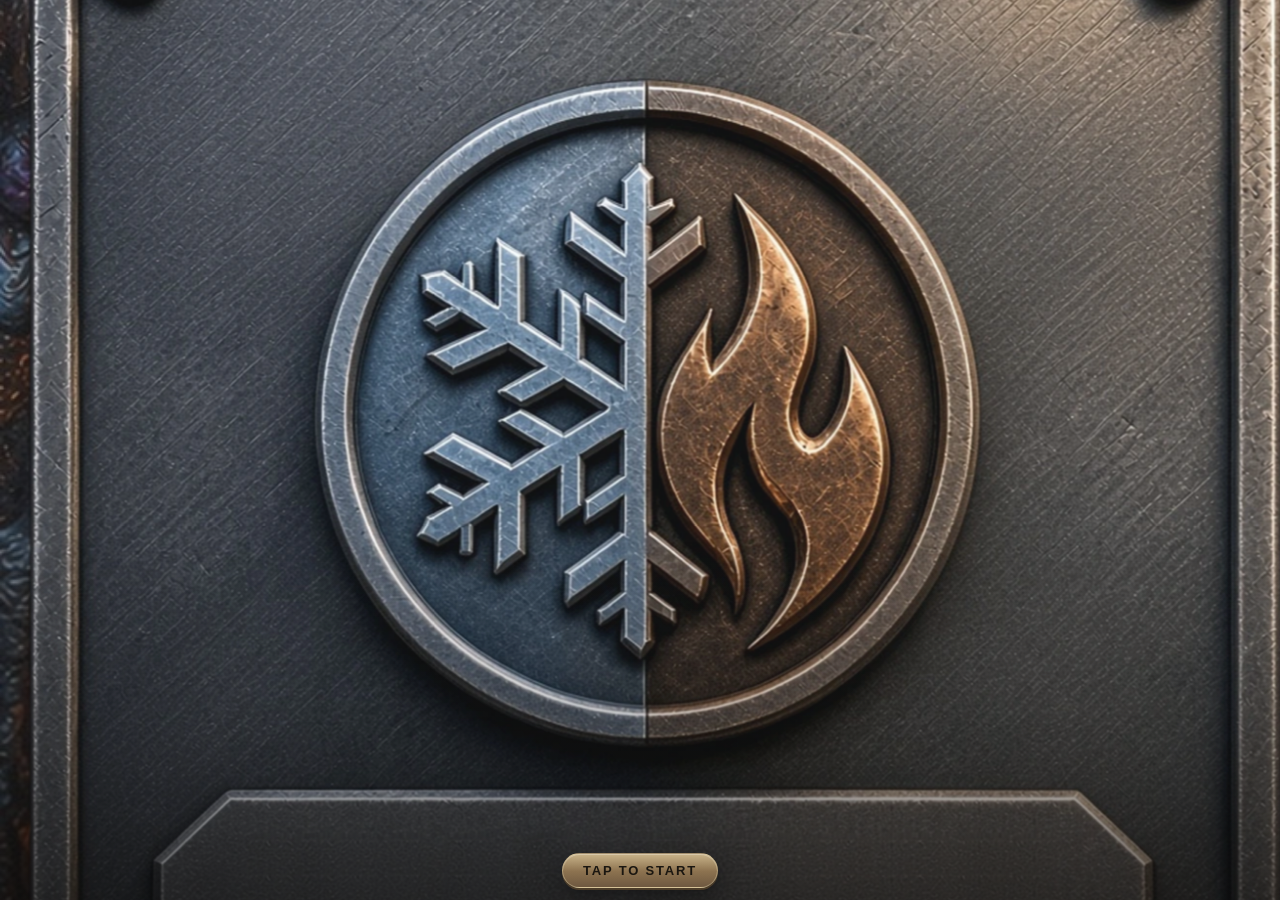
<file: index.html>
<!doctype html>
<html lang="en">
<head>
<meta charset="utf-8">
<meta name="viewport" content="width=device-width, initial-scale=1, viewport-fit=cover, shrink-to-fit=no">
<script>
(function(){
  /* Shell fills the layout viewport (innerHeight / 100dvh). visualViewport is
     only used to nudge in-flow footers when they are actually covered. */
  function setShell(){
    try{
      var r=document.documentElement;
      var layout=window.innerHeight||0;
      var app=layout? (layout+"px") : "100dvh";
      r.style.setProperty("--app-h", app);
      /* leftover --vvh must not shrink the shell if any rule still references it */
      r.style.setProperty("--vvh", app);
      var vv=window.visualViewport, top=0, nudge=0;
      if(vv && vv.height){
        top=vv.offsetTop||0;
        nudge=Math.max(0, layout-(top+vv.height));
        if(nudge<1) nudge=0;
      }
      r.style.setProperty("--vv-nudge", nudge+"px");
      r.style.setProperty("--vv-bottom-gap", nudge+"px");
      r.style.setProperty("--vv-top", top+"px");
    }catch(e){}
  }
  setShell();
  window.addEventListener("resize", setShell);
  window.addEventListener("orientationchange", setShell);
  if(window.visualViewport){
    visualViewport.addEventListener("resize", setShell);
    visualViewport.addEventListener("scroll", setShell);
  }
})();
/* v73: --vis-h is the visible bottom (just above Safari's toolbar, or the
   PWA window). Does not rewrite setShell(). On iOS 26 Compact, innerHeight
   already ends above the floating toolbar, while visualViewport.height and
   100dvh can be pathologically short (dead band under the tab bar). */
(function(){
  function probe(unit){
    try{
      var el=document.createElement("div");
      el.style.cssText="position:fixed;visibility:hidden;pointer-events:none;left:0;top:0;width:0;height:100"+unit+";";
      var parent=document.documentElement;
      parent.appendChild(el);
      var h=el.offsetHeight||0;
      parent.removeChild(el);
      return h;
    }catch(e){ return 0; }
  }
  function standalone(){
    try{
      return window.navigator.standalone===true ||
        (window.matchMedia && matchMedia("(display-mode: standalone)").matches);
    }catch(e){ return false; }
  }
  function setVisH(){
    try{
      var r=document.documentElement;
      var inner=window.innerHeight||0;
      var client=r.clientHeight||0;
      var outer=window.outerHeight||0;
      var screenH=(window.screen && (screen.height||screen.availHeight))||0;
      var vv=window.visualViewport;
      var vvH=vv && vv.height ? vv.height : 0;
      var vvTop=vv ? (vv.offsetTop||0) : 0;
      var vvBottom=vvH ? (vvTop+vvH) : 0;
      var lvh=probe("lvh"), svh=probe("svh"), dvh=probe("dvh");
      var large=Math.max(lvh, screenH, outer, inner, client, 0);
      var visInner=Math.max(inner, client, 0);
      var h=0;
      if(standalone()){
        h=Math.max(visInner, vvBottom, svh, dvh, 0);
      }else{
        var kb=(vvBottom && visInner) ? Math.max(0, visInner-vvBottom) : 0;
        if(kb>120 && vvTop>8){
          h=vvBottom;
        }else{
          var innerInset=large && visInner ? (large-visInner) : 0;
          if(innerInset>=80 && innerInset<=240){
            /* innerHeight is already the area above the toolbar (iOS 26 Compact).
               Never cap the shell to a shorter visualViewport / 100dvh. */
            h=Math.max(visInner, svh||0);
            if(vvBottom>h && (large-vvBottom)<240) h=vvBottom;
          }else if(vvBottom && visInner && (visInner-vvBottom)>20 && (visInner-vvBottom)<180){
            /* Older iOS: innerHeight is the large viewport; vv ends above the toolbar. */
            h=vvBottom;
          }else{
            h=Math.max(visInner, vvBottom, svh||0, 0);
          }
        }
      }
      if(h) r.style.setProperty("--vis-h", Math.round(h)+"px");
    }catch(e){}
  }
  setVisH();
  window.addEventListener("resize", setVisH);
  window.addEventListener("orientationchange", function(){ setTimeout(setVisH, 60); });
  if(window.visualViewport){
    visualViewport.addEventListener("resize", setVisH);
    visualViewport.addEventListener("scroll", setVisH);
  }
})();
</script>
<meta name="theme-color" content="#0f1011">
<meta name="description" content="HVAC Ready: a mobile-first trainee app. Match My Path, HVAC 101, EPA 608 practice, hands-on skills, and arcade games.">
<title>HVAC Ready</title>
<link rel="manifest" href="manifest.webmanifest">
<link rel="icon" href="img/icon-192.png" type="image/png" sizes="192x192">
<link rel="icon" href="img/favicon-32.png" sizes="32x32" type="image/png">
<meta property="og:title" content="HVAC Ready">
<meta property="og:description" content="Learn. Master your trade. Make more. Have fun doing it.">
<meta property="og:image" content="img/icon-512.png">
<meta name="twitter:card" content="summary">
<link rel="apple-touch-icon" href="img/apple-touch-icon.png">
<meta name="apple-mobile-web-app-capable" content="yes">
<meta name="mobile-web-app-capable" content="yes">
<meta name="apple-mobile-web-app-status-bar-style" content="black-translucent">
<meta name="apple-mobile-web-app-title" content="HVAC Ready">
<link rel="apple-touch-startup-image" media="(device-width: 390px) and (device-height: 844px) and (-webkit-device-pixel-ratio: 3)" href="img/splash-1170x2532.jpg">
<link rel="apple-touch-startup-image" media="(device-width: 393px) and (device-height: 852px) and (-webkit-device-pixel-ratio: 3)" href="img/splash-1179x2556.jpg">
<link rel="apple-touch-startup-image" media="(device-width: 430px) and (device-height: 932px) and (-webkit-device-pixel-ratio: 3)" href="img/splash-1290x2796.jpg">
<link rel="apple-touch-startup-image" media="(device-width: 375px) and (device-height: 667px) and (-webkit-device-pixel-ratio: 2)" href="img/splash-750x1334.jpg">
<link rel="stylesheet" href="styles.css">
<link rel="stylesheet" href="games.css">
</head>
<body><div id="splash" role="status" aria-label="HVAC Ready"><b>HVAC Ready</b></div>
<script>(function(){try{var st=JSON.parse(localStorage.getItem("hvac.state.v1")||"{}"),ap=(st.settings||{}).appearance,lt=ap==="light"||(ap==="auto"&&matchMedia("(prefers-color-scheme: light)").matches);if(lt)document.documentElement.dataset.theme="light";if(navigator.standalone||matchMedia("(display-mode: standalone)").matches)document.documentElement.classList.add("is-standalone");}catch(e){}})();</script><div id="scene" aria-hidden="true"></div>
<div id="app"><div id="view" aria-live="polite"></div></div>
<button id="snd" class="iconbtn sound-fab" aria-label="Sound"></button>
<nav id="nav" aria-label="Main"></nav>
<noscript>This app needs JavaScript.</noscript>
<script src="js/i18n.js"></script>
<script src="js/icons.js"></script>
<script src="js/avatars.js"></script>
<script src="js/progression-data.js"></script>
<script src="js/curriculum.js"></script>
<script src="js/content-lessons.js"></script>
<script src="js/content-guides.js"></script>
<script src="js/content-epa.js"></script>
<script src="js/content-epa-more.js"></script>
<script src="js/content-skills.js"></script>
<script src="js/content-dayone.js"></script>
<script src="js/content-tools.js"></script>
<script src="js/content-gear.js"></script>
<script src="js/content-trades.js"></script>
<script src="js/content-sims.js"></script>
<script src="js/content-sims-more.js"></script>
<script src="js/content-es.js"></script>
<script src="js/content-chp5.js"></script>
<script src="js/content-2026.js"></script>
<script src="js/content-es-paths.js"></script>
<script src="js/achievements.js"></script>
<script src="js/humor.js"></script>
<script src="js/images.js"></script>
<script src="js/scenes.js"></script>
<script src="js/diagrams.js"></script>
<script src="js/illust.js"></script>
<script src="js/pt-data.js"></script>
<script src="js/charts.js"></script>
<script src="js/audio.js"></script>
<script src="js/games-data.js"></script>
<script src="js/coach.js"></script>
<script src="js/path-engine.js"></script>
<script src="js/app-core.js"></script>
<script src="js/victory.js"></script>
<script src="js/app-views.js"></script>
<script src="js/lesson-player.js"></script>
<script src="js/app-play.js"></script>
<script src="js/game-timer.js"></script>
<script src="js/arcade.js"></script>
<script src="js/field-tools.js"></script>
<script src="js/troubleshoot.js"></script>
<script src="js/company.js"></script>
<script src="js/avatar-ui.js"></script>
<script src="js/review.js"></script>
<script src="js/chp5-view.js"></script>
<script src="js/trail.js"></script>
<script src="js/postcap.js"></script>
<script src="js/pt-sheet.js"></script>
<script src="js/gauge-face.js"></script>
<script src="js/sound-panel.js"></script>
<script src="js/games-core.js"></script>
<script src="js/games-art.js"></script>
<script src="js/games-wiring.js"></script>
<script src="js/games-shop.js"></script>
<script src="js/games-field.js"></script>
<script src="js/runner-avatar.js"></script>
<script src="js/games-rooftop.js"></script>
<script src="js/homeowner-content.js"></script>
<script src="js/content-rewrite.js"></script>
<script src="js/teach-diagrams.js"></script>
<script src="js/teach-lessons.js"></script>
<script src="js/homeowner.js"></script>
<script src="js/intro.js"></script>
<script src="js/polish.js"></script>
<script src="js/upgrades.js"></script>
<script src="js/feel.js"></script>
<script src="js/celebrate.js"></script>
<script src="js/quiz-bg.js"></script>
</body>
</html>
</file>
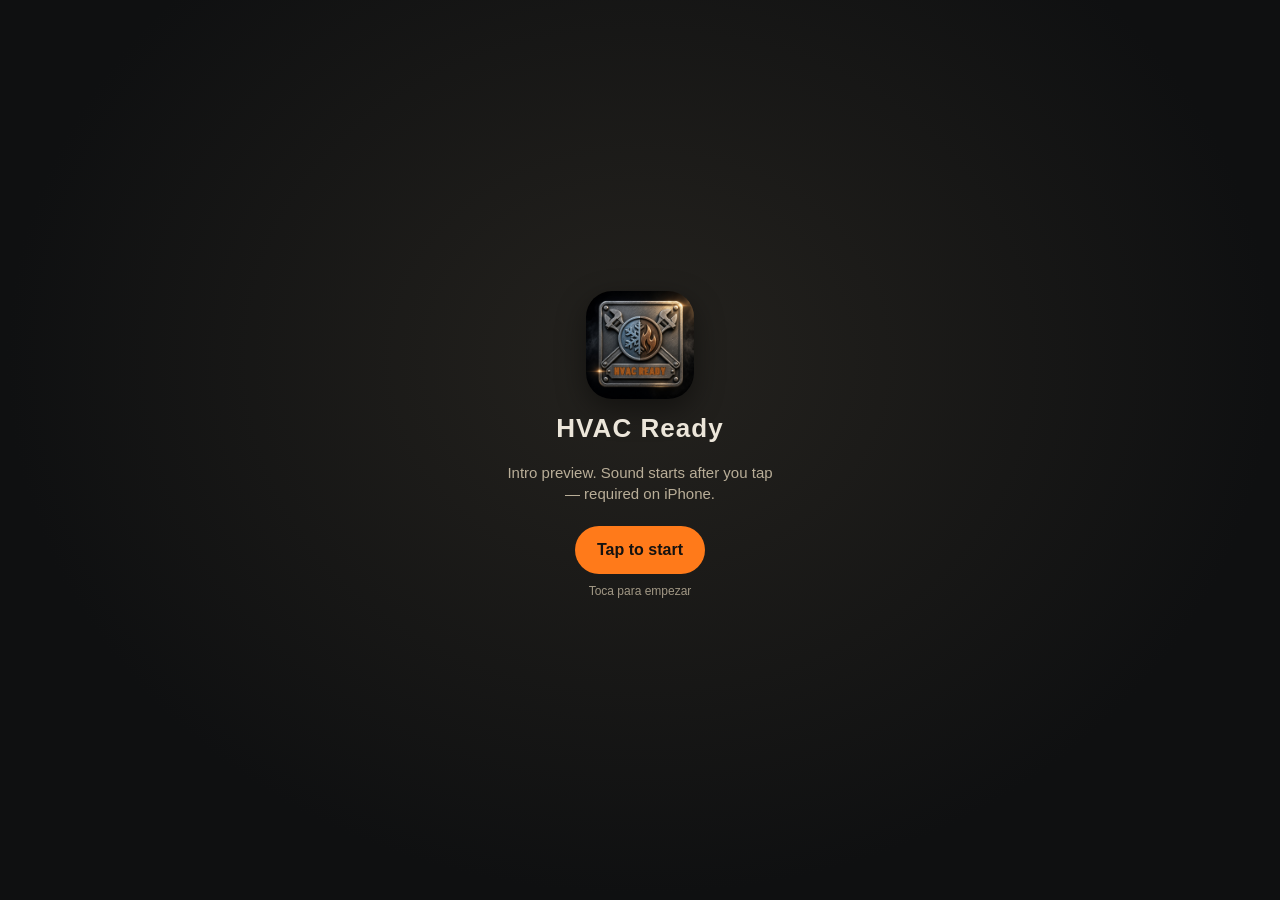
<file: preview-intro.html>
<!doctype html>
<html lang="en">
<head>
<meta charset="utf-8">
<meta name="viewport" content="width=device-width, initial-scale=1, viewport-fit=cover">
<meta name="theme-color" content="#0f1011">
<meta name="robots" content="noindex">
<title>HVAC Ready — Intro preview</title>
<link rel="icon" href="img/icon-192.png" type="image/png" sizes="192x192">
<link rel="icon" href="img/favicon-32.png" sizes="32x32" type="image/png">
<style>
  :root { --bg:#0f1011; --text:#ECE6DA; --text-2:#B9AE98; --orange:#FF7A1A; --surface:#1a1b1d; --line:#34322e; --mist:#26272a; --ok:#8DB255;
    --font:-apple-system,BlinkMacSystemFont,"Segoe UI",Roboto,"Helvetica Neue",Arial,sans-serif; }
  * { box-sizing:border-box; -webkit-tap-highlight-color:transparent; }
  html,body { margin:0; height:100%; background:#0f1011; color:var(--text); font-family:var(--font); -webkit-font-smoothing:antialiased; }
  #gate[hidden], #intro[hidden] { display:none !important; }
  #gate, #intro { position:fixed; inset:0; z-index:20; display:grid; place-content:center; justify-items:center; text-align:center; padding:24px;
    background:radial-gradient(ellipse at 50% 40%, #24221e, #0f1011 70%); }
  #gate { z-index:30; cursor:pointer; }
  #gate img, #intro img { width:108px; height:108px; border-radius:26px; box-shadow:0 10px 30px rgba(0,0,0,.45); }
  #gate b, #intro b.brand { display:block; margin-top:14px; font-size:26px; letter-spacing:.04em; font-weight:800; }
  #gate .hint { margin:18px 0 0; max-width:280px; font-size:15px; color:var(--text-2); line-height:1.4; }
  #gate .tap { margin-top:22px; display:inline-flex; align-items:center; justify-content:center; min-height:48px; padding:0 22px;
    border-radius:999px; background:var(--orange); color:#141210; font-weight:800; font-size:16px; }
  #gate .sub { margin-top:10px; font-size:12px; color:var(--text-2); opacity:.85; }
  #intro { overflow:hidden; }
  #intro img, #intro b.brand { opacity:0; transform:scale(.86); }
  #intro #tag { max-width:320px; margin:14px 0 0; font-weight:800; font-size:16px; letter-spacing:-.01em; line-height:1.25; opacity:0; }
  #intro .si-fx { position:absolute; inset:0; width:100%; height:100%; pointer-events:none; z-index:2; }
  #intro.skip-motion img, #intro.skip-motion b.brand, #intro.skip-motion #tag { opacity:1; transform:none; }
  #mock { display:none; min-height:100%; padding:max(12px, env(safe-area-inset-top)) 16px 32px; max-width:430px; margin:0 auto; }
  #mock.show { display:block; }
  .mock-top { display:flex; align-items:center; gap:10px; margin-bottom:16px; }
  .mock-top h1 { flex:1; margin:0; font-size:17px; text-align:center; font-weight:800; }
  .ghost { width:36px; height:36px; }
  .prog { height:6px; background:var(--mist); border-radius:3px; overflow:hidden; margin-bottom:10px; }
  .prog span { display:block; height:100%; width:12.5%; background:linear-gradient(90deg,#FF7A1A,#FF9442); border-radius:3px; }
  .qmeta { text-align:center; font-size:13px; color:var(--text-2); margin:0 0 8px; }
  .av { font-size:42px; text-align:center; margin:8px 0; }
  .q { margin:0 0 16px; font-size:22px; line-height:1.25; text-align:center; font-weight:800; }
  .choices { display:grid; gap:8px; margin:0 0 16px; }
  .choice { display:flex; align-items:center; gap:10px; min-height:52px; padding:10px 14px; border:2px solid var(--line); border-radius:14px;
    background:var(--surface); color:var(--text); font:700 15px var(--font); text-align:left; cursor:pointer; }
  .choice.sel { border-color:var(--orange); background:color-mix(in srgb, var(--orange) 9%, var(--surface)); }
  .next { width:100%; min-height:52px; border:0; border-radius:14px; background:var(--orange); color:#141210; font:800 16px var(--font); cursor:pointer; }
  .next[disabled] { opacity:.45; }
  .note { margin:20px 0 12px; padding:14px 16px; border-radius:14px; background:var(--surface); border:1px solid var(--line); font-size:13.5px; color:var(--text-2); line-height:1.45; }
  .note b { color:var(--text); font-weight:800; }
  .soft { margin:0 0 16px; font-size:12px; color:var(--text-2); text-align:center; }
  #replay { width:100%; min-height:52px; border:2px solid var(--line); border-radius:14px; background:transparent; color:var(--text); font:800 16px var(--font); cursor:pointer; }
  .sr { position:absolute; width:1px; height:1px; overflow:hidden; clip:rect(0,0,0,0); }
</style>
</head>
<body>
  <div id="gate" role="button" tabindex="0" aria-label="Tap to start the intro preview">
    <img src="img/logo.png" alt="">
    <b>HVAC Ready</b>
    <p class="hint">Intro preview. Sound starts after you tap — required on iPhone.</p>
    <span class="tap">Tap to start</span>
    <p class="sub">Toca para empezar</p>
  </div>
  <div id="intro" hidden>
    <canvas class="si-fx" id="fx" aria-hidden="true"></canvas>
    <img src="img/logo.png" alt="">
    <b class="brand">HVAC Ready</b>
    <p id="tag">Learn. Master your trade. Make more. Have fun doing it.</p>
  </div>
  <main id="mock" aria-live="polite">
    <div class="mock-top"><span class="ghost"></span><h1>Match My Path</h1><span class="ghost"></span></div>
    <div class="prog" aria-hidden="true"><span></span></div>
    <p class="qmeta">Question 1 of 8 · Preview</p>
    <div class="av" aria-hidden="true">👷</div>
    <h2 class="q">How much field experience do you have?</h2>
    <div class="choices" id="choices">
      <button class="choice" type="button" data-v="none">🌱 None — brand new</button>
      <button class="choice" type="button" data-v="helper">🧰 Helper, 0–6 months</button>
      <button class="choice" type="button" data-v="6mo">🔧 6–12 months in the field</button>
      <button class="choice" type="button" data-v="1yr">🛠️ 1–2 years</button>
      <button class="choice" type="button" data-v="journey">🏅 2+ years / journey level</button>
    </div>
    <button class="next" id="next" type="button" disabled>Next</button>
    <p class="note"><b>This is a preview.</b> In the real app, this intro would play every time you open it (cold launch), then hand off to onboarding or Match My Path for new users, or Home if you’re already set up. The soundtrack on this question screen stays at a locked soft level — there is no music slider here.</p>
    <p class="soft">Soft soundtrack locked · no volume slider on this screen</p>
    <button type="button" id="replay">Replay intro</button>
  </main>
  <script src="js/audio.js"></script>
  <script src="js/preview-intro.js"></script>
</body>
</html>
</file>
<file: styles.css>
/* ===== HVAC Ready design system ===== */
:root, :root[data-theme="dark"] {
  /* "Black rifle" tactical palette: matte black/charcoal + FDE, olive/ranger secondary, safety-orange actions */
  --black: #0d0e0f; --char: #17181a; --char-2: #1f2023; --char-3: #2a2b2e;
  --fde: #7E6A4F; --fde-2: #A08A6B; --fde-3: #C9B48F; --coyote: #81613C; --olive: #5D6A3F; --ranger: #4B5340;
  --navy: #141517; --navy-2: #1e1f22; --steel: #3b3d41; --steel-2: #8b8579; --mist: #26272a;
  --orange: #FF7A1A; --orange-2: #FF9442; --on-orange: #141210; --ice: #5FB8DC; --ice-2: #9bd3ea; --ok: #8DB255; --warn: #E3A72F; --bad: #E2574A; --gold: #D9AE48;
  --bg: #0f1011; --surface: #1a1b1d; --surface-2: #222326; --text: #ECE6DA; --text-2: #B9AE98; --line: #34322e;
  --a0: #786246; --a1: #5D6A3F; --a2: #4A6178; --a3: #A9521F;
  --font: -apple-system, BlinkMacSystemFont, "Segoe UI", Roboto, "Helvetica Neue", Arial, sans-serif;
  --fs-xs: .75rem; --fs-sm: .875rem; --fs-md: 1rem; --fs-lg: 1.125rem; --fs-xl: 1.375rem; --fs-2xl: 1.75rem; --fs-3xl: 2.25rem;
  --s1: 4px; --s2: 8px; --s3: 12px; --s4: 16px; --s5: 24px; --s6: 32px; --s7: 48px;
  --r-sm: 8px; --r: 14px; --r-lg: 18px; --r-pill: 999px;
  --sh-1: 0 1px 0 rgba(255,255,255,.04) inset, 0 2px 6px rgba(0,0,0,.45); --sh-2: 0 6px 18px rgba(0,0,0,.5); --sh-3: 0 14px 36px rgba(0,0,0,.6);
  --ease: cubic-bezier(.2,.8,.2,1); --nav-h: 68px;
  --app-h: 100dvh; --vvh: 100dvh; --vis-h: 100svh; --vv-top: 0px; --vv-bottom-gap: 0px; --vv-nudge: 0px;
  --foot-pad: max(16px, calc(var(--sab) + 12px));
  --sat: env(safe-area-inset-top, 0px); --sab: env(safe-area-inset-bottom, 0px);
  --sal: env(safe-area-inset-left, 0px); --sar: env(safe-area-inset-right, 0px);
  --noise: url("data:image/svg+xml,%3Csvg xmlns='http://www.w3.org/2000/svg' width='160' height='160'%3E%3Cfilter id='n'%3E%3CfeTurbulence type='fractalNoise' baseFrequency='.9' numOctaves='2' stitchTiles='stitch'/%3E%3CfeColorMatrix values='0 0 0 0 .5 0 0 0 0 .5 0 0 0 0 .5 0 0 0 .09 0'/%3E%3C/filter%3E%3Crect width='160' height='160' filter='url(%23n)'/%3E%3C/svg%3E");
  --carbon: repeating-linear-gradient(45deg, rgba(255,255,255,.018) 0 2px, transparent 2px 4px), repeating-linear-gradient(-45deg, rgba(0,0,0,.25) 0 2px, transparent 2px 4px);
  --brushed: repeating-linear-gradient(90deg, rgba(255,255,255,.025) 0 1px, transparent 1px 3px), linear-gradient(180deg, #2b2c2f, #1b1c1e);
  --diamond: url("data:image/svg+xml,%3Csvg xmlns='http://www.w3.org/2000/svg' width='28' height='28'%3E%3Cg fill='none' stroke-linecap='round'%3E%3Cpath d='M5 9l6-5' stroke='%23ffffff' stroke-opacity='.07' stroke-width='3'/%3E%3Cpath d='M19 24l6-5' stroke='%23ffffff' stroke-opacity='.07' stroke-width='3'/%3E%3Cpath d='M5 10l6-5M19 25l6-5' stroke='%23000' stroke-opacity='.4' stroke-width='1'/%3E%3C/g%3E%3C/svg%3E");
  color-scheme: dark;
}
/* Optional "Desert" daylight variant: FDE sand tones, still no plain white */
:root[data-theme="light"] { --bg: #CBB994; --surface: #E4D8BE; --surface-2: #D8C9A8; --mist: #C9B68F; --text: #1C150E; --text-2: #4A3C29; --line: #A8946C; --char: #C2AE86; --char-2: #D1C09B; --char-3: #B8A47B; --fde-2: #6E5A3F; --fde-3: #5E4A30; --orange-2: #9C4508; --ice-2: #24607F; --gold: #8A6512; --steel-2: #6B6152; --on-orange: #141210;
  --navy: #1d1e20; --navy-2: #2a2b2e; --a0: #6E5A3F; --a1: #4F5B34; --a2: #3D5266; --a3: #95461A; --ok: #4E7A22; --bad: #B23A2E; --warn: #8E6410; --orange: #E3650C; color-scheme: light;
  --sh-1: 0 1px 2px rgba(40,30,10,.18); --sh-2: 0 6px 16px rgba(40,30,10,.2); --sh-3: 0 12px 30px rgba(40,30,10,.28); }
* { box-sizing: border-box; -webkit-tap-highlight-color: transparent; }
/* Notch fallback only on tall standalone phones. A 375x667 SE/8 has no notch;
   forcing 47/34 px insets there shrinks the usable shell. */
@media (min-height: 700px) {
  html.is-standalone {
    --sat: max(env(safe-area-inset-top, 0px), 47px);
    --sab: max(env(safe-area-inset-bottom, 0px), 34px);
  }
}
html, body { margin: 0; background-color: var(--bg); color: var(--text); font-family: var(--font); font-size: 16px; line-height: 1.5; -webkit-font-smoothing: antialiased; -webkit-text-size-adjust: 100%; text-size-adjust: 100%; min-height: 100vh; min-height: 100dvh; overflow-x: hidden; width: 100%; max-width: 100%; }
a { color: inherit; text-decoration: none; } p a, .sources a, .qa p a { color: var(--a1); text-decoration: underline; }
h1, h2, h3, h4 { margin: 0 0 var(--s2); line-height: 1.2; letter-spacing: -.01em; } h1 { font-size: var(--fs-2xl); } h2 { font-size: var(--fs-xl); } h3 { font-size: var(--fs-lg); } h4 { font-size: var(--fs-md); margin-top: var(--s3); }
p { margin: 0 0 var(--s3); } ul, ol { padding-left: 1.2em; margin: 0 0 var(--s3); } li { margin: 4px 0; }
.ico { flex: none; vertical-align: middle; }
#app { max-width: 760px; margin: 0 auto; min-height: 100vh; min-height: 100dvh; padding-top: 0; padding-left: var(--sal); padding-right: var(--sar); overflow-x: clip; width: 100%; box-sizing: border-box; }
/* Sticky chrome fills the notch; pages without a top bar pad themselves. */
:root { --topbar-h: calc(var(--sat) + 52px); }
html { scroll-padding-top: var(--topbar-h); }
.page:not(:has(.topbar)):not(:has(.quiz-top)) { padding-top: calc(var(--s4) + var(--sat)); }
.page { padding: var(--s4) var(--s4) calc(var(--nav-h) + var(--sab) + 40px); }
#view.in > .page { animation: pageIn .35s var(--ease); } @keyframes pageIn { from { opacity: 0; transform: translateY(8px); } to { opacity: 1; transform: none; } }
.muted { color: var(--text-2); } .sm { font-size: var(--fs-sm); } .big { font-size: var(--fs-lg); } .center { text-align: center; } .right { text-align: right; } .block { display: block; } .grow { flex: 1; min-width: 0; } .mt { margin-top: var(--s4); } .pad-l { padding-left: var(--s3); }
.ok { color: var(--ok); } .warn { color: var(--warn); } .row { display: flex; align-items: center; } .between { justify-content: space-between; } .gap { gap: var(--s3); } .stack { display: grid; gap: var(--s3); }
.eyebrow { font-size: var(--fs-xs); text-transform: uppercase; letter-spacing: .08em; font-weight: 700; color: var(--orange); }
/* top bar */
.topbar { display: flex; align-items: center; gap: var(--s2); margin: 0 0 var(--s4); position: sticky; top: 0; z-index: 50; background: color-mix(in srgb, var(--bg) 92%, transparent); backdrop-filter: blur(10px); padding: calc(var(--s2) + var(--sat)) 0 var(--s2); pointer-events: auto; }
.topbar h1 { font-size: var(--fs-lg); flex: 1; margin: 0; text-align: center; white-space: nowrap; overflow: hidden; text-overflow: ellipsis; }
.iconbtn { width: 44px; height: 44px; min-width: 44px; min-height: 44px; border-radius: 50%; display: inline-grid; place-items: center; border: 0; background: var(--surface); color: var(--text); box-shadow: var(--sh-1); cursor: pointer; touch-action: manipulation; position: relative; z-index: 2; }
.iconbtn.ghost { display: none; } .iconbtn.primary { background: var(--orange); color: #fff; } .iconbtn.big { width: 64px; height: 64px; min-width: 64px; min-height: 64px; } .iconbtn.on { background: var(--ice); color: var(--navy); } .iconbtn.sm { width: 44px; height: 44px; min-width: 44px; min-height: 44px; box-shadow: none; }
.sound-fab { position: fixed; top: calc(12px + var(--sat)); right: max(calc(12px + var(--sar)), calc(50% - 368px)); z-index: 200; pointer-events: auto; touch-action: manipulation; width: 44px; height: 44px; min-width: 44px; min-height: 44px; }
.topbar-slot { width: 44px; height: 44px; flex: none; display: grid; place-items: center; margin-left: auto; }
.sound-fab.in-bar { position: static; top: auto; right: auto; z-index: 20; }
/* cards */
.card { background: var(--surface); border-radius: var(--r); padding: var(--s4); box-shadow: var(--sh-1); margin-bottom: var(--s3); border: 1px solid var(--line); }
.card.tight { padding: var(--s3) var(--s4); } a.card { display: block; transition: transform .15s var(--ease), box-shadow .15s; } a.card:active, .tile:active, .list-card:active { transform: scale(.98); }
.hero-card { background: linear-gradient(140deg, var(--navy) 0%, var(--navy-2) 60%, #1d3a5a 100%); color: #fff; border: 0; box-shadow: var(--sh-3); position: relative; overflow: hidden; }
.hero-card::after { content: ""; position: absolute; right: -40px; top: -40px; width: 180px; height: 180px; border-radius: 50%; background: radial-gradient(circle, rgba(76,195,242,.35), transparent 70%); pointer-events: none; }
.hero-card h2 { color: #fff; } .hero-card .muted { color: #a9bdd3; } .hero-card .ring-t { fill: #fff; } .hero-card .ring-bg { stroke: rgba(255,255,255,.15); }
.link-row { display: flex; gap: 8px; align-items: center; padding: 10px 0 0; color: #cfe3f5; font-size: var(--fs-sm); border-top: 1px solid rgba(255,255,255,.1); margin-top: 12px; }
.warn-card { border-left: 4px solid var(--warn); }
.note { background: color-mix(in srgb, var(--ice) 14%, var(--surface)); border: 1px solid color-mix(in srgb, var(--ice) 35%, transparent); border-radius: var(--r-sm); padding: 10px 12px; font-size: var(--fs-sm); margin-bottom: var(--s3); display: flex; gap: 8px; align-items: flex-start; }
.note.warn { background: color-mix(in srgb, var(--warn) 14%, var(--surface)); border-color: color-mix(in srgb, var(--warn) 40%, transparent); color: var(--text); }
.sec-h { margin: var(--s5) 0 var(--s3); font-size: var(--fs-md); text-transform: uppercase; letter-spacing: .06em; color: var(--text-2); }
/* buttons */
.btn { display: inline-flex; align-items: center; justify-content: center; gap: 8px; min-height: 48px; padding: 0 18px; border-radius: var(--r-pill); border: 1px solid var(--line); background: var(--surface); color: var(--text); font: 600 var(--fs-md) var(--font); cursor: pointer; transition: transform .12s var(--ease), background .2s, box-shadow .2s; text-align: center; }
.btn:active { transform: scale(.97); } .btn:disabled { opacity: .45; pointer-events: none; }
.btn.primary { background: var(--orange); border-color: var(--orange); color: #fff; box-shadow: 0 6px 16px rgba(255,107,26,.32); } .btn.primary:hover { background: var(--orange-2); }
.btn.big { min-height: 56px; font-size: var(--fs-lg); } .btn.full { width: 100%; margin-top: var(--s3); } .btn.ghost { background: transparent; } .btn.danger { color: var(--bad); border-color: color-mix(in srgb, var(--bad) 40%, transparent); }
.hero-card .btn.primary { margin-top: var(--s4); }
.btn.choice { justify-content: flex-start; min-height: 60px; border-radius: var(--r); padding: 12px 16px; font-weight: 600; text-align: left; background: var(--surface); box-shadow: var(--sh-1); }
.btn.choice.sel { border: 2px solid var(--orange); background: color-mix(in srgb, var(--orange) 9%, var(--surface)); } .btn.choice .ck { margin-left: auto; color: var(--orange); }
.ch-ico { font-size: 1.4rem; width: 32px; text-align: center; }
.sticky-cta { position: sticky; bottom: calc(var(--nav-h) + var(--sab) + 12px); z-index: 4; pointer-events: none; } .sticky-cta > * { pointer-events: auto; } .onboard .sticky-cta, .match .sticky-cta { bottom: calc(16px + var(--sab)); }
/* chips, pills */
.chip { display: inline-flex; align-items: center; gap: 4px; padding: 3px 10px; border-radius: var(--r-pill); background: var(--mist); color: var(--text-2); font-size: var(--fs-xs); font-weight: 600; font-style: normal; }
.chip.ok { background: color-mix(in srgb, var(--ok) 15%, transparent); color: var(--ok); } .chip.orange { background: var(--orange); color: #1a0e00; } .chip.warn { background: color-mix(in srgb, var(--warn) 20%, transparent); color: #8a5a00; }
.chip.sm { font-size: 10px; padding: 1px 7px; } .chips { display: flex; flex-wrap: wrap; gap: 6px; margin-bottom: var(--s2); }
.btnchip { border: 1px solid var(--line); background: var(--surface); cursor: pointer; font-size: var(--fs-sm); padding: 8px 12px; color: var(--text); }
.pill { display: inline-block; margin: 4px; padding: 6px 12px; border-radius: var(--r-pill); font-weight: 700; font-size: var(--fs-sm); background: var(--mist); }
.pill.ok { background: color-mix(in srgb, var(--ok) 15%, transparent); color: var(--ok); } .pill.gold { background: color-mix(in srgb, var(--gold) 22%, transparent); color: #8a6200; } .pill.badge { background: color-mix(in srgb, var(--a3) 15%, transparent); color: var(--a3); }
/* inputs */
.input { width: 100%; min-height: 48px; border-radius: var(--r-sm); border: 1px solid var(--line); background: var(--surface); color: var(--text); font: var(--fs-md) var(--font); padding: 10px 14px; margin: 6px 0 12px; }
.input.big { min-height: 60px; font-size: var(--fs-xl); text-align: center; } label { display: block; }
.search { display: flex; align-items: center; gap: 8px; background: var(--surface); border: 1px solid var(--line); border-radius: var(--r-pill); padding: 0 14px; margin-bottom: var(--s3); } .search input { border: 0; background: none; flex: 1; min-height: 48px; font: var(--fs-md) var(--font); color: var(--text); outline: none; }
.seg { display: flex; gap: 6px; background: var(--mist); padding: 4px; border-radius: var(--r-pill); margin-bottom: var(--s3); } .seg button { flex: 1; border: 0; background: transparent; min-height: 40px; border-radius: var(--r-pill); font: 600 var(--fs-sm) var(--font); color: var(--text-2); cursor: pointer; white-space: nowrap; padding: 0 12px; display: inline-flex; align-items: center; justify-content: center; gap: 4px; }
.seg button.sel { background: var(--surface); color: var(--text); box-shadow: var(--sh-1); } .seg.scroll { overflow-x: auto; scrollbar-width: none; } .seg.scroll button { flex: none; }
.switch-row { display: flex; justify-content: space-between; align-items: center; min-height: 48px; border-bottom: 1px solid var(--line); }
.switch { appearance: none; width: 50px; height: 30px; border-radius: 15px; background: var(--line); position: relative; cursor: pointer; transition: background .2s; } .switch::after { content: ""; position: absolute; top: 3px; left: 3px; width: 24px; height: 24px; border-radius: 50%; background: #fff; box-shadow: var(--sh-1); transition: transform .2s var(--ease); } .switch:checked { background: var(--ok); } .switch:checked::after { transform: translateX(20px); }
input[type=range] { width: 100%; accent-color: var(--orange); height: 32px; }
/* onboarding */
.onboard { padding-top: var(--s6); } .hero-ob { text-align: center; margin: var(--s6) 0; } .logo { width: 88px; height: 88px; filter: drop-shadow(0 10px 24px rgba(14,27,44,.3)); }
.ob-progress { height: 6px; background: var(--mist); border-radius: 3px; overflow: hidden; margin-bottom: var(--s5); } .ob-progress span { display: block; height: 100%; background: linear-gradient(90deg, var(--orange), var(--orange-2)); border-radius: 3px; transition: width .4s var(--ease); }
.avatar-grid { display: grid; grid-template-columns: repeat(3, 1fr); gap: var(--s3); margin: var(--s4) 0 var(--s6); } .avatar-grid.sm { grid-template-columns: repeat(6, 1fr); gap: 6px; margin: 8px 0; }
.avatar-pick { border: 2px solid transparent; background: var(--surface); border-radius: var(--r); padding: 10px 4px; display: grid; justify-items: center; gap: 4px; font: 600 var(--fs-xs) var(--font); color: var(--text-2); cursor: pointer; box-shadow: var(--sh-1); transition: transform .15s var(--ease); }
.avatar-pick.sel { border-color: var(--orange); transform: translateY(-2px); box-shadow: var(--sh-2); } .avatar-svg { display: block; overflow: visible; } .avatar-svg.av-bust { border-radius: 50%; background: radial-gradient(circle at 50% 35%, var(--av-bg, #3a3f45), var(--av-bg2, #202428)); overflow: hidden; }
/* home */
.greet { display: flex; gap: var(--s3); align-items: center; margin: var(--s2) 52px var(--s4) 0; } .greet h1 { margin: 0; font-size: var(--fs-xl); } .greet-av { filter: drop-shadow(0 4px 10px rgba(14,27,44,.2)); }
.rankline { font-size: var(--fs-sm); } .xpbar { height: 6px; background: var(--mist); border-radius: 3px; overflow: hidden; margin-top: 4px; } .xpbar span { display: block; height: 100%; background: linear-gradient(90deg, var(--ice), var(--a1)); transition: width .6s var(--ease); }
.streak { display: grid; justify-items: center; color: var(--orange); font-size: var(--fs-sm); background: var(--surface); border-radius: var(--r); padding: 6px 10px; box-shadow: var(--sh-1); }
.tile-grid { display: grid; grid-template-columns: repeat(4, 1fr); gap: var(--s3); } .tile { background: var(--surface); border: 1px solid var(--line); border-radius: var(--r); padding: 14px 4px 10px; display: grid; justify-items: center; gap: 6px; font-size: 12px; font-weight: 600; text-align: center; box-shadow: var(--sh-1); transition: transform .12s; line-height: 1.2; }
.tile-ico { width: 46px; height: 46px; border-radius: 14px; display: grid; place-items: center; background: linear-gradient(145deg, var(--navy), var(--steel)); color: var(--ice-2); }
.tile:nth-child(4n+2) .tile-ico { background: linear-gradient(145deg, #c44d0d, var(--orange)); color: #fff; } .tile:nth-child(4n+3) .tile-ico { background: linear-gradient(145deg, #0e6aa8, var(--ice)); color: #fff; }
.trade-row { display: grid; grid-template-columns: repeat(3, 1fr); gap: var(--s2); } .trade { background: var(--surface); border: 1px solid var(--line); border-radius: var(--r); padding: 12px 6px; display: grid; justify-items: center; gap: 4px; font-size: var(--fs-sm); font-weight: 600; text-align: center; } .trade em { font-size: 10px; font-style: normal; color: var(--text-2); text-transform: uppercase; letter-spacing: .05em; } .trade em.ok { color: var(--ok); } .trade.soon { opacity: .6; border-style: dashed; }
.saying { margin: var(--s3) 0; padding: 10px 14px; border-radius: var(--r-sm); background: var(--surface-2); border: 1px dashed var(--line); font-style: italic; color: var(--text-2); font-size: var(--fs-sm); }
.joke-tag { font-style: normal; font-weight: 800; font-size: 10px; background: var(--warn); color: #3b2600; padding: 1px 6px; border-radius: 4px; letter-spacing: .05em; } .joke-fix { font-style: normal; color: var(--ok); margin-top: 4px; font-weight: 600; }
/* match */
.match-av { display: grid; place-items: center; margin: var(--s3) 0; } .choices { display: grid; gap: var(--s2); margin: var(--s4) 0; } .choices.multi { grid-template-columns: 1fr 1fr; } .choices.multi .btn.choice { min-height: 56px; font-size: var(--fs-sm); padding: 10px; }
/* lists */
.card-list { display: grid; gap: var(--s2); } .list-card { display: flex; align-items: center; gap: var(--s3); background: var(--surface); border: 1px solid var(--line); border-radius: var(--r); padding: 12px 14px; min-height: 64px; box-shadow: var(--sh-1); margin-bottom: var(--s2); }
.list-card.done { border-color: color-mix(in srgb, var(--ok) 40%, var(--line)); } .list-card.locked { opacity: .55; }
.lc-ico { width: 42px; height: 42px; border-radius: 12px; display: grid; place-items: center; background: var(--mist); color: var(--steel); flex: none; } .lc-ico.big { width: 52px; height: 52px; } .lc-ico.huge { width: 84px; height: 84px; margin: 0 auto 12px; border-radius: 24px; }
.done .lc-ico { background: color-mix(in srgb, var(--ok) 15%, transparent); color: var(--ok); }
details summary { cursor: pointer; list-style: none; } details summary::-webkit-details-marker { display: none; }
.stage { background: var(--surface); border: 1px solid var(--line); border-radius: var(--r); margin-bottom: var(--s2); overflow: hidden; } .stage summary { display: flex; align-items: center; gap: 10px; padding: 14px 16px; min-height: 56px; font-weight: 700; } .stage-name { flex: 1; }
.mini-bar { display: inline-block; width: 70px; height: 6px; border-radius: 3px; background: var(--mist); overflow: hidden; } .mini-bar span { display: block; height: 100%; background: var(--ok); }
.mod-list { list-style: none; padding: 0 8px 8px; margin: 0; } .mod { display: flex; align-items: center; gap: 10px; padding: 10px 8px; border-radius: var(--r-sm); min-height: 52px; font-size: var(--fs-sm); } .mod:hover { background: var(--surface-2); }
.mod-ico { width: 32px; height: 32px; border-radius: 50%; display: grid; place-items: center; background: var(--mist); color: var(--steel); flex: none; } .mod.done .mod-ico { background: var(--ok); color: #fff; } .mod.locked, .mod.skip, .mod.review { color: var(--text-2); } .mod.locked .mod-ico { opacity: 1; background: transparent; border: 1px dashed var(--line); } .mod.skip .grow { text-decoration: line-through; }
.steps { counter-reset: s; list-style: none; padding: 0; } .steps li { counter-increment: s; background: var(--surface); border: 1px solid var(--line); border-radius: var(--r-sm); padding: 12px 12px 12px 48px; position: relative; } .steps li::before { content: counter(s); position: absolute; left: 12px; top: 10px; width: 26px; height: 26px; border-radius: 50%; background: var(--orange); color: #fff; font-weight: 800; display: grid; place-items: center; font-size: 13px; }
.step-list { list-style: none; padding: 0; } .step-list.num { counter-reset: n; } .step-list.num li { counter-increment: n; padding-left: 52px; position: relative; } .step-list.num li::before { content: counter(n); position: absolute; left: 14px; top: 12px; width: 26px; height: 26px; border-radius: 8px; background: var(--navy); color: var(--ice-2); font-weight: 800; display: grid; place-items: center; font-size: 13px; }
.checks { list-style: none; padding: 0; } .checks li { display: flex; gap: 8px; align-items: flex-start; }
.cert-timeline { position: relative; padding-left: 8px; } .ct { display: flex; gap: 12px; padding: 8px 0 12px; position: relative; } .ct::before { content: ""; position: absolute; left: 9px; top: 26px; bottom: -4px; width: 2px; background: var(--line); } .ct:last-child::before { display: none; }
.ct-dot { width: 20px; height: 20px; border-radius: 50%; border: 2px solid var(--steel-2); background: var(--surface); flex: none; display: grid; place-items: center; margin-top: 2px; } .ct.have .ct-dot { background: var(--ok); border-color: var(--ok); color: #fff; }
.task-cols { display: grid; gap: var(--s2); } .task-cols ul { font-size: var(--fs-sm); margin: 0; }
.kit-row { display: flex; gap: var(--s2); overflow-x: auto; padding-bottom: 6px; scrollbar-width: none; } .kit-chip { flex: none; width: 104px; background: var(--surface); border: 1px solid var(--line); border-radius: var(--r); padding: 8px; display: grid; gap: 4px; font-size: 11px; font-weight: 600; text-align: center; line-height: 1.2; }
.info-line { display: flex; gap: 6px; color: var(--text-2); margin: 6px 0; }
/* insight cards */
.insight { display: grid; gap: var(--s2); margin: var(--s3) 0; } .ins { border-radius: var(--r); border: 1px solid var(--line); background: var(--surface); overflow: hidden; }
.ins summary { display: flex; align-items: center; gap: 10px; padding: 14px 16px; min-height: 56px; } .ins p { padding: 0 16px 14px; margin: 0; animation: pageIn .25s var(--ease); }
.ins.tip summary { color: #b25200; } .ins.tip { background: color-mix(in srgb, var(--orange) 7%, var(--surface)); } .ins.analogy summary { color: #0e6aa8; } .ins.analogy { background: color-mix(in srgb, var(--ice) 10%, var(--surface)); } .ins.example summary { color: #0d7a5f; } .ins.example { background: color-mix(in srgb, var(--a2) 9%, var(--surface)); }
.ins summary .grow { margin-left: auto; }
.video-cta { display: flex; align-items: center; gap: var(--s3); background: linear-gradient(120deg, var(--navy), #22466b); color: #fff; border-radius: var(--r); padding: 14px; margin-bottom: var(--s3); box-shadow: var(--sh-2); } .video-cta .sm { color: #a9c6e0; }
.play-ico { width: 52px; height: 52px; border-radius: 50%; background: var(--orange); display: grid; place-items: center; flex: none; box-shadow: 0 0 0 6px rgba(255,107,26,.25); }
.hero-img img { width: 100%; border-radius: var(--r); margin-bottom: var(--s3); aspect-ratio: 16/9; object-fit: cover; }
/* diagrams */
.cycle-svg { width: 100%; height: auto; } .cycle-svg .pl { font: 700 13px var(--font); fill: var(--navy); } .cycle-svg .pl.light, .cycle-svg .ps.light { fill: #fff; } .cycle-svg .ps { font: 600 9px var(--font); fill: var(--text-2); letter-spacing: .04em; }
.cycle-svg .state { font: 700 8px var(--font); letter-spacing: .06em; text-transform: uppercase; }
.cycle-svg .state.hot { fill: #ff8a3d; } .cycle-svg .state.liq { fill: #c08040; } .cycle-svg .state.mix { fill: #5bb8d4; } .cycle-svg .state.vap { fill: #4fc3f7; }
.comp-svg { width: 100%; height: auto; max-height: 110px; }
.cycle-svg .part { cursor: pointer; transition: opacity .2s, transform .2s; transform-box: fill-box; transform-origin: center; } .cycle-svg .part.sel { filter: drop-shadow(0 0 6px var(--orange)); }
.cycle-svg.animate .part[data-part="compressor"] circle { animation: pulse 1.6s ease-in-out infinite; transform-box: fill-box; transform-origin: center; } @keyframes pulse { 50% { transform: scale(1.05); } }
.part-info { min-height: 24px; font-size: var(--fs-sm); padding: 8px 0; }
#cyc { margin-bottom: 4px; }
.comp-grid { display: grid; grid-template-columns: repeat(3, 1fr); gap: var(--s2); } .comp { border: 1px solid var(--line); background: var(--surface-2); border-radius: var(--r-sm); padding: 8px 4px; display: grid; gap: 4px; font: 600 11px var(--font); color: var(--text); cursor: pointer; } .comp-svg { width: 100%; height: auto; max-height: 110px; }
.q-img { max-width: 220px; margin: 0 auto var(--s3); background: var(--surface); border-radius: var(--r); padding: 12px; box-shadow: var(--sh-1); }
/* charts */
.chart { width: 100%; height: auto; } .ch-grid { stroke: var(--line); } .ch-lbl { font: 10px var(--font); fill: var(--text-2); } .ch-lbl.sm { font-size: 8px; } .ch-lbl.strong { font-weight: 700; fill: var(--text); font-size: 11px; }
.ch-line { fill: none; stroke: var(--orange); stroke-width: 3; stroke-linejoin: round; } .ch-guide { stroke: var(--ice); stroke-dasharray: 4 4; stroke-width: 1.5; } .ch-dot { fill: var(--orange); stroke: var(--surface); stroke-width: 2; } .ch-bar { fill: var(--ice); }
.ring-bg { fill: none; stroke: var(--mist); stroke-width: 6; } .ring-fg { fill: none; stroke: var(--ok); stroke-width: 6; stroke-linecap: round; transition: stroke-dashoffset .8s var(--ease); } .ring-t { font: 800 14px var(--font); fill: var(--text); }
.shsc label { margin-top: 8px; } .meter-box { background: var(--surface-2); border-radius: var(--r-sm); padding: 10px; margin: 6px 0; } .mb-top { display: flex; justify-content: space-between; font-size: var(--fs-sm); } .mbar { height: 10px; background: var(--mist); border-radius: 5px; overflow: hidden; margin-top: 6px; } .mbar span { display: block; height: 100%; transition: width .3s var(--ease); } .mbar .good { background: var(--ok); } .mbar .bad { background: var(--warn); }
/* quiz */
.quiz { padding-bottom: 40px; } .quiz-top { display: flex; align-items: center; gap: 12px; margin: 0 calc(-1 * var(--s4)) var(--s3); padding: calc(var(--s2) + var(--sat)) var(--s4) var(--s2); position: sticky; top: 0; z-index: 50; pointer-events: auto; background: color-mix(in srgb, var(--bg) 92%, transparent); backdrop-filter: blur(10px); } .qprog { flex: 1; height: 10px; background: var(--mist); border-radius: 5px; overflow: hidden; } .qprog span { display: block; height: 100%; background: linear-gradient(90deg, var(--orange), var(--gold)); transition: width .4s var(--ease); } .qnum { font-weight: 700; font-size: var(--fs-sm); }
.quiz-hud { display: flex; justify-content: space-between; align-items: center; margin-bottom: var(--s3); min-height: 48px; } .hud-pts { font-weight: 800; display: inline-flex; gap: 4px; align-items: center; color: var(--a1); } .hud-streak { color: var(--orange); font-weight: 800; display: inline-flex; gap: 4px; align-items: center; animation: pop .3s var(--ease); }
.timer { position: relative; width: 48px; height: 48px; display: grid; place-items: center; font-weight: 800; } .timer svg { position: absolute; inset: 0; } .timer .ring-fg { stroke: var(--a1); transition: stroke-dashoffset 1s linear; } .timer.hurry { color: var(--bad); animation: pulse .5s infinite; } .timer.hurry .ring-fg { stroke: var(--bad); } .timer.big { font-size: var(--fs-xl); width: 64px; }
.qtext { font-size: var(--fs-xl); text-align: center; margin: var(--s4) 0 var(--s5); } .qtext.sm { font-size: var(--fs-lg); margin: var(--s3) 0; }
.answers { display: grid; gap: var(--s3); } .answers.compact { grid-template-columns: 1fr 1fr; gap: var(--s2); } .answers.compact .ans { min-height: 64px; font-size: var(--fs-sm); padding: 8px; }
.ans { display: flex; align-items: center; gap: 12px; border: 0; border-radius: var(--r); min-height: 64px; padding: 12px 16px; color: #fff; font: 700 var(--fs-md) var(--font); text-align: left; cursor: pointer; box-shadow: 0 4px 0 rgba(0,0,0,.18); transition: transform .12s var(--ease), opacity .3s, filter .3s; }
.ans:active { transform: translateY(2px); box-shadow: 0 2px 0 rgba(0,0,0,.18); } .ans.a0 { background: var(--a0); } .ans.a1 { background: var(--a1); } .ans.a2 { background: var(--a2); } .ans.a3 { background: var(--a3); }
.ans-shape { width: 28px; height: 28px; border-radius: 8px; background: rgba(255,255,255,.22); display: grid; place-items: center; font-size: 13px; flex: none; }
.ans.right { outline: 4px solid var(--ok); outline-offset: 2px; animation: pop .35s var(--ease); } .ans.wrongp { animation: shake .4s; outline: 4px solid var(--bad); outline-offset: 2px; } .ans.dim { opacity: .35; }
@keyframes pop { 50% { transform: scale(1.05); } } @keyframes shake { 20%, 60% { transform: translateX(-6px); } 40%, 80% { transform: translateX(6px); } } .shake { animation: shake .4s; }
.feedback { margin-top: var(--s4); border-radius: var(--r); padding: var(--s4); animation: slideUp .3s var(--ease); } .feedback.ok { background: color-mix(in srgb, var(--ok) 12%, var(--surface)); border: 1px solid color-mix(in srgb, var(--ok) 40%, transparent); } .feedback.bad { background: color-mix(in srgb, var(--bad) 10%, var(--surface)); border: 1px solid color-mix(in srgb, var(--bad) 35%, transparent); }
.feedback.ok h3 { color: var(--ok); } .feedback.bad h3 { color: var(--bad); } @keyframes slideUp { from { opacity: 0; transform: translateY(16px); } }
.ref { display: inline-block; font-size: 11px; background: var(--mist); padding: 1px 6px; border-radius: 4px; font-weight: 600; }
.spark { position: fixed; width: 8px; height: 8px; border-radius: 2px; background: var(--gold); z-index: 50; pointer-events: none; animation: spark .7s var(--ease) forwards; } @keyframes spark { to { transform: translate(var(--dx), var(--dy)) rotate(200deg); opacity: 0; } }
/* video player */
.player { background: linear-gradient(160deg, var(--navy) 0%, #16314f 100%); border-radius: var(--r-lg); padding: var(--s4); color: #fff; box-shadow: var(--sh-3); }
.slide { min-height: 360px; display: flex; flex-direction: column; justify-content: center; text-align: center; } .slide h2 { color: #fff; font-size: var(--fs-xl); } .slide p { color: #cfe0f0; font-size: var(--fs-md); }
.slide.enter .slide-art { animation: artIn .7s var(--ease); } .slide.enter h2 { animation: pageIn .6s .1s var(--ease) both; } .slide.enter p { animation: pageIn .6s .25s var(--ease) both; }
@keyframes artIn { from { opacity: 0; transform: scale(.85) translateY(10px); } }
.slide-art { position: relative; margin-bottom: var(--s3); } .slide .cycle-svg { max-height: 220px; } .slide .cycle-svg .pl { fill: #fff; } .slide .cycle-svg .ps { fill: #9fc3e0; }
.art-icon { color: var(--ice); display: grid; place-items: center; height: 150px; } .art-icon .ico { filter: drop-shadow(0 0 18px rgba(76,195,242,.45)); animation: float 3s ease-in-out infinite; } @keyframes float { 50% { transform: translateY(-8px); } }
.art-num { position: absolute; top: 4px; right: 20%; background: var(--orange); width: 36px; height: 36px; border-radius: 50%; display: grid; place-items: center; font-weight: 800; }
.art-pop { max-width: 220px; margin: 0 auto; background: rgba(255,255,255,.95); border-radius: var(--r); padding: 10px; animation: float 3s ease-in-out infinite; }
.vp-bar { height: 4px; background: rgba(255,255,255,.15); border-radius: 2px; overflow: hidden; margin: var(--s3) 0; } .vp-bar span { display: block; height: 100%; width: 0; background: var(--orange); } .vp-bar span.indet { width: 30% !important; animation: indet 1.4s linear infinite; } @keyframes indet { from { transform: translateX(-100%); } to { transform: translateX(340%); } }
.vp-dots { display: flex; justify-content: center; gap: 6px; flex-wrap: wrap; margin-bottom: var(--s3); } .vp-dots i { width: 7px; height: 7px; border-radius: 50%; background: rgba(255,255,255,.25); } .vp-dots i.on { background: var(--orange); width: 18px; border-radius: 4px; } .vp-dots i.past { background: var(--ice); }
.vp-ctl { display: flex; justify-content: center; align-items: center; gap: var(--s4); } .vp-ctl .iconbtn:not(.primary):not(.on) { background: rgba(255,255,255,.12); color: #fff; box-shadow: none; }
.video-real iframe, .video-real video { width: 100%; aspect-ratio: 16/9; border: 0; border-radius: var(--r); }
/* board */
.board-wrap { overflow: hidden; border-radius: var(--r-lg); background: radial-gradient(circle at 30% 20%, #1d3a5a, var(--navy)); padding: var(--s4) var(--s3) var(--s5); margin: var(--s3) 0; box-shadow: var(--sh-3); }
.board { display: grid; grid-template-columns: repeat(4, minmax(0, 1fr)); gap: 26px 10px; position: relative; padding-top: 26px; transform-origin: 50% 0; transition: transform 1s var(--ease), opacity .6s; } .board.zoom-in { transform: scale(1.9); opacity: .2; }
.btile { position: relative; aspect-ratio: 1; border-radius: 16px; background: rgba(255,255,255,.07); border: 2px solid rgba(255,255,255,.12); color: #cfe0f0; padding: 6px; display: flex; flex-direction: column; justify-content: flex-end; font-size: 9.5px; line-height: 1.15; font-weight: 600; overflow: visible; }
.btile .bt { overflow-wrap: break-word; hyphens: auto; display: -webkit-box; -webkit-line-clamp: 3; -webkit-box-orient: vertical; overflow: hidden; } .btile .bnum { position: absolute; top: 5px; left: 7px; font-size: 13px; font-weight: 800; color: var(--ice); }
.btile.lit { background: linear-gradient(150deg, var(--ok), #0f7b52); border-color: #4ee0a5; color: #fff; box-shadow: 0 0 16px rgba(31,169,113,.5); } .btile.lit .bnum { color: #fff; }
.btile.cur { border-color: var(--orange); box-shadow: 0 0 0 4px rgba(255,107,26,.3), 0 0 22px rgba(255,107,26,.5); animation: glow 1.6s ease-in-out infinite; } @keyframes glow { 50% { box-shadow: 0 0 0 7px rgba(255,107,26,.15), 0 0 30px rgba(255,107,26,.6); } }
.btile.locked { opacity: .45; } .btile.optional { border-style: dashed; } .bcheck { position: absolute; top: 4px; right: 5px; background: #fff; color: var(--ok); border-radius: 50%; width: 20px; height: 20px; display: grid; place-items: center; }
.bstage { position: absolute; top: -22px; left: 0; white-space: nowrap; font-size: 10px; color: var(--orange-2); text-transform: uppercase; letter-spacing: .06em; font-weight: 800; }
.token { position: absolute; left: 0; top: 0; width: 40px; height: 60px; z-index: 3; filter: drop-shadow(0 6px 8px rgba(0,0,0,.45)); pointer-events: none; } .token.hop .avatar-svg { animation: hop .55s var(--ease); } @keyframes hop { 40% { transform: translateY(-26px) scale(1.08); } }
.stage-bars { display: grid; gap: 6px; } .sbar { display: grid; grid-template-columns: 110px 1fr 44px; align-items: center; gap: 8px; } .sbar .mini-bar { width: 100%; }
/* certificates */
.certificate { background: #fffdf7; color: #1b2433; border-radius: var(--r); padding: 12px; box-shadow: var(--sh-3); margin-bottom: var(--s4); } .cert-border { border: 3px double #b08d3a; border-radius: 12px; padding: var(--s5) var(--s4); text-align: center; background: repeating-linear-gradient(45deg, transparent 0 18px, rgba(176,141,58,.04) 18px 19px); }
.cert-top { display: flex; align-items: center; justify-content: center; gap: 8px; font-weight: 800; } .cert-top .logo { width: 34px; height: 34px; filter: none; } .cert-av { margin: var(--s3) auto; width: 96px; } .cert-name { font-family: Georgia, "Times New Roman", serif; font-size: var(--fs-3xl); margin: 4px 0; } .certificate .muted { color: #6b5a3a; }
.cert-date { margin: var(--s3) 0; font-weight: 600; } .cert-seal { color: #b08d3a; }
/* badges & achievements */
.stats { display: grid; grid-template-columns: repeat(4, 1fr); gap: 6px; margin-top: var(--s3); } .stats div { background: var(--surface-2); border-radius: var(--r-sm); padding: 8px 4px; display: grid; justify-items: center; font-size: 11px; color: var(--text-2); } .stats b { font-size: var(--fs-lg); color: var(--text); }
.ranks { display: flex; gap: 6px; overflow-x: auto; padding-bottom: 6px; scrollbar-width: none; } .rk { flex: none; width: 70px; background: var(--surface); border: 1px solid var(--line); border-radius: var(--r-sm); padding: 8px 4px; text-align: center; font-size: 22px; opacity: .45; } .rk small { display: block; font-size: 10px; font-weight: 700; line-height: 1.2; } .rk.on { opacity: 1; border-color: var(--orange); }
.badge-grid { display: grid; grid-template-columns: repeat(2, 1fr); gap: var(--s2); } .badge-c { background: var(--surface); border: 1px solid var(--line); border-radius: var(--r); padding: 12px; display: grid; gap: 4px; justify-items: center; text-align: center; filter: grayscale(1); opacity: .6; } .badge-c.on { filter: none; opacity: 1; border-color: color-mix(in srgb, var(--gold) 50%, var(--line)); }
.b-ico { font-size: 30px; width: 56px; height: 56px; border-radius: 50%; display: grid; place-items: center; background: var(--mist); } .badge-c.on .b-ico { background: radial-gradient(circle, #fff3c4, #f5d36b); } .badge-c b { font-size: var(--fs-sm); line-height: 1.2; } .badge-c small { font-size: 11px; color: var(--text-2); line-height: 1.3; }
.history { list-style: none; padding: 0; } .history li { display: flex; align-items: center; gap: 10px; padding: 10px 0; border-bottom: 1px solid var(--line); font-size: var(--fs-sm); } .h-type { width: 30px; height: 30px; border-radius: 50%; background: var(--mist); display: grid; place-items: center; color: var(--steel); }
/* day one, tools, gear */
.qa-list { display: grid; gap: var(--s2); } .qa { background: var(--surface); border: 1px solid var(--line); border-radius: var(--r); } .qa summary { display: flex; gap: 10px; align-items: center; padding: 14px; min-height: 60px; } .qa p { padding: 0 16px 16px; margin: 0; } .qa-ico { font-size: 1.4rem; }
.tool-grid { display: grid; grid-template-columns: repeat(2, 1fr); gap: 10px; }
.tool-card { position: relative; background: var(--surface); border: 1px solid rgba(201,180,143,.16); border-radius: 16px; padding: 0 0 10px; display: grid; gap: 0; font: 600 12px/1.25 var(--font); text-align: center; box-shadow: var(--sh-1); overflow: hidden; }
.tool-card .seen { position: absolute; top: 8px; right: 8px; width: 22px; height: 22px; border-radius: 50%; background: color-mix(in srgb, var(--ok) 88%, #111); color: #10200c; display: grid; place-items: center; box-shadow: 0 1px 4px rgba(0,0,0,.45); }
.tool-hero { background: var(--surface); border-radius: var(--r-lg); padding: var(--s4); margin-bottom: var(--s3); box-shadow: var(--sh-1); } .tool-hero .comp-svg { max-height: 180px; }
.tools-lead { margin: 0 0 var(--s3); }
.tool-sheet { padding: 18px 16px 8px; margin-bottom: 0; }
.tool-fact { margin: 0 0 16px; }
.tool-fact h4 { margin: 0 0 6px; font-size: 11px; letter-spacing: .08em; text-transform: uppercase; color: var(--fde-3); font-weight: 700; }
.tool-fact p { margin: 0; font-size: 15px; line-height: 1.45; }
.tool-fact.tip { border-top: 1px solid var(--line); padding-top: 14px; }
.kit-list { display: grid; gap: 6px; } .kit-item { display: flex; align-items: center; gap: 10px; background: var(--surface); border: 1px solid var(--line); border-radius: var(--r-sm); padding: 6px 10px; min-height: 56px; cursor: pointer; } .kit-item input { width: 22px; height: 22px; accent-color: var(--ok); } .kit-svg { width: 54px; } .kit-item.have { background: color-mix(in srgb, var(--ok) 8%, var(--surface)); }
.deal.placeholder { border-style: dashed; } .deal-logo { font-size: 32px; width: 56px; height: 56px; border-radius: 14px; background: var(--mist); display: grid; place-items: center; } .partner { background: linear-gradient(130deg, color-mix(in srgb, var(--orange) 12%, var(--surface)), var(--surface)); }
code { background: var(--mist); padding: 2px 6px; border-radius: 4px; }
/* arcade */
.game-grid { display: grid; grid-template-columns: 1fr 1fr; gap: var(--s3); margin-top: var(--s3); } .game-card { border-radius: var(--r-lg); padding: var(--s4); color: #fff; display: grid; gap: 4px; min-height: 160px; align-content: start; padding-bottom: 34px; box-shadow: var(--sh-2); position: relative; overflow: hidden; } .game-card small { opacity: .85; line-height: 1.3; } .g-ico { width: 54px; height: 54px; border-radius: 16px; display: grid; place-items: center; background: rgba(255,255,255,.18); margin-bottom: 6px; } .g-hi { position: absolute; bottom: 10px; right: 12px; font-weight: 800; font-size: var(--fs-sm); display: inline-flex; gap: 4px; }
.g-freeze { background: linear-gradient(150deg, #0e6aa8, #4cc3f2); } .g-lightning { background: linear-gradient(150deg, #c44d0d, #ffb020); } .g-match { background: linear-gradient(150deg, #5b33a8, #8e5bd6); } .g-fix { background: linear-gradient(150deg, #0c6b55, #12a389); } .g-daily { background: linear-gradient(150deg, var(--navy), var(--steel)); grid-column: span 2; min-height: 110px; }
.game-stage { min-height: 60vh; }
.game-over { text-align: center; padding-top: var(--s5); } .go-score { font-size: 56px; font-weight: 900; color: var(--orange); line-height: 1; margin: var(--s3) 0; } .go-av { animation: float 2.5s ease-in-out infinite; display: inline-block; }
.fz-scene { position: relative; height: 230px; border-radius: var(--r-lg); overflow: hidden; background: linear-gradient(#bfe9ff, #eaf8ff); margin-bottom: var(--s3); --ice: 0; box-shadow: inset 0 0 0 3px rgba(255,255,255,.5); }
.fz-block { position: absolute; bottom: calc(24% + var(--k) * 5.2%); left: calc(4% + var(--k) * 8.6%); width: 9%; height: 14px; background: linear-gradient(#fff, #cfe7f5); border-radius: 6px; box-shadow: 0 3px 0 #8fbfdc; }
.fz-av { position: absolute; bottom: calc(24% + var(--k, 0) * 5.2% + 12px); left: calc(4% + var(--k, 0) * 8.6% - 1.5%); transition: left .5s var(--ease), bottom .5s var(--ease), filter .4s; z-index: 2; filter: saturate(calc(1 - var(--ice) * .6)) drop-shadow(0 0 calc(var(--ice) * 10px) #8fd3ff); }
.fz-av.jump .avatar-svg { animation: hop .5s var(--ease); } .fz-av.frozen { filter: grayscale(1) brightness(1.4) drop-shadow(0 0 10px #8fd3ff); }
.fz-water { position: absolute; left: 0; right: 0; bottom: 0; height: 14%; background: linear-gradient(rgba(76,195,242,.85), #0e6aa8); transition: height .6s var(--ease); } .fz-water::before { content: ""; position: absolute; top: -8px; left: 0; right: 0; height: 16px; background: radial-gradient(circle at 10px -2px, transparent 10px, rgba(76,195,242,.85) 11px) 0 0/22px 16px repeat-x; animation: wave 2s linear infinite; } @keyframes wave { to { background-position: 22px 0; } }
.tf-card { background: var(--surface); border-radius: var(--r-lg); padding: var(--s5) var(--s4); min-height: 180px; display: grid; align-content: center; text-align: center; box-shadow: var(--sh-2); margin-bottom: var(--s4); } .tf-card.pop { animation: pop .25s var(--ease); }
.tf-btns { display: grid; grid-template-columns: 1fr 1fr; gap: var(--s3); } .tf-btns .btn { min-height: 76px; border: 0; color: #fff; font-size: var(--fs-xl); border-radius: var(--r-lg); } .tf-t { background: var(--ok) !important; } .tf-f { background: var(--bad) !important; }
.m-cols { display: grid; grid-template-columns: 1fr 1fr; gap: var(--s3); margin: var(--s3) 0; } .m-cols > div { display: grid; gap: var(--s2); } .m-pic, .m-name { min-height: 88px; border-radius: var(--r); border: 2px solid var(--line); background: var(--surface); cursor: pointer; font: 700 var(--fs-sm) var(--font); color: var(--text); padding: 8px 6px; transition: transform .15s, box-shadow .15s, border-color .15s, opacity .3s; -webkit-user-select: none; user-select: none; touch-action: manipulation; } .m-pic .comp-svg { max-height: 64px; pointer-events: none; }
.m-pic.sel, .m-name.sel { border-color: var(--a1); transform: scale(1.03); box-shadow: 0 0 0 2px color-mix(in srgb, var(--a1) 80%, transparent), 0 0 16px color-mix(in srgb, var(--a1) 40%, transparent); } .m-pic.matched, .m-name.matched, .matched { opacity: 1; border-color: #6fbf5a !important; box-shadow: 0 0 0 2px #6fbf5a, 0 0 14px rgba(90, 180, 90, .55); position: relative; } .m-name.matched { padding-right: 22px; } .m-pic.matched::after, .m-name.matched::after { content: ""; position: absolute; top: 5px; right: 5px; width: 16px; height: 16px; border-radius: 50%; background: #5D6A3F url("data:image/svg+xml;utf8,<svg xmlns='http://www.w3.org/2000/svg' viewBox='0 0 16 16'><path d='M3.5 8.2l3 3.2 6-7' fill='none' stroke='%23F3F0E4' stroke-width='2.2' stroke-linecap='round' stroke-linejoin='round'/></svg>") center/12px 12px no-repeat; box-shadow: 0 0 0 1.5px #C9E08A; pointer-events: none; } .m-pic.nope, .m-name.nope, .nope { animation: shake .4s; border-color: var(--bad) !important; box-shadow: 0 0 0 2px var(--bad), 0 0 12px rgba(180, 40, 30, .45); }
.ticket { background: #fffbe8; color: #2b2410; border-radius: var(--r); padding: var(--s4); box-shadow: var(--sh-2); border-top: 6px solid var(--warn); margin-bottom: var(--s3); font-weight: 600; } .ticket-h { font-size: var(--fs-xs); text-transform: uppercase; letter-spacing: .08em; color: #8a6200; margin-bottom: 6px; display: flex; gap: 6px; align-items: center; }
/* coach */
.coach { display: flex; flex-direction: column; min-height: 100vh; min-height: 100dvh; } .chat { flex: 1; display: grid; gap: var(--s3); align-content: start; padding-bottom: var(--s3); }
.msg { display: flex; gap: 8px; align-items: flex-end; } .msg.me { justify-content: flex-end; } .mav { width: 34px; height: 34px; border-radius: 50%; background: var(--navy); color: var(--ice); display: grid; place-items: center; flex: none; }
.bubble { max-width: 82%; padding: 12px 14px; border-radius: 18px; background: var(--surface); border: 1px solid var(--line); font-size: var(--fs-sm); box-shadow: var(--sh-1); } .me .bubble { background: var(--a1); color: #fff; border: 0; border-bottom-right-radius: 6px; } .bot .bubble { border-bottom-left-radius: 6px; }
.hit { border-top: 1px solid var(--line); padding-top: 8px; margin-top: 8px; } .hit p { margin: 4px 0; color: var(--text-2); } .hit a, .hit-links a { color: var(--a1); font-weight: 700; display: inline-flex; gap: 4px; align-items: center; text-decoration: none; }
.typing i { display: inline-block; width: 7px; height: 7px; border-radius: 50%; background: var(--steel-2); margin: 0 2px; animation: blink 1s infinite; } .typing i:nth-child(2) { animation-delay: .2s; } .typing i:nth-child(3) { animation-delay: .4s; } @keyframes blink { 50% { opacity: .2; } }
.sugg { display: flex; gap: 6px; overflow-x: auto; padding: 6px 0; scrollbar-width: none; } .sugg .chip { flex: none; }
.composer { position: sticky; bottom: calc(var(--nav-h) + var(--sab) + 8px); display: flex; gap: 8px; background: var(--surface); border: 1px solid var(--line); border-radius: var(--r-pill); padding: 6px 6px 6px 16px; box-shadow: var(--sh-2); } .composer input { flex: 1; border: 0; background: none; font: var(--fs-md) var(--font); color: var(--text); outline: none; min-height: 44px; }
/* 3D */
.m3d { position: relative; height: min(52dvh, 440px); min-height: 320px; border-radius: var(--r-lg); background: radial-gradient(circle at 50% 30%, #23466b, var(--navy)); overflow: hidden; box-shadow: var(--sh-3); touch-action: none; } .m3d canvas { display: block; } .m3d.flat { padding: 12px; touch-action: auto; } .m3d.flat .pl { fill: #fff; }
.m3d-loading { color: #cfe0f0; display: grid; place-items: center; height: 100%; padding: 20px; } .m3d-loading .saying { background: none; border: 0; color: #cfe0f0; }
.m3d-labels { position: absolute; inset: 0; pointer-events: none; } .m3d-tag { position: absolute; left: 0; top: 0; pointer-events: auto; background: rgba(14,27,44,.82); color: #fff; border: 1px solid rgba(76,195,242,.6); border-radius: var(--r-pill); padding: 4px 9px; font: 700 11px var(--font); white-space: nowrap; cursor: pointer; backdrop-filter: blur(4px); transition: opacity .2s; }
/* overlays */
.celebrate-ov { position: fixed; inset: 0; z-index: 40; background: rgba(8,16,28,.55); backdrop-filter: blur(6px); display: grid; place-items: center; padding: calc(var(--s4) + var(--sat)) var(--s4) calc(var(--s4) + var(--sab)); animation: fadeIn .25s; } @keyframes fadeIn { from { opacity: 0; } }
.celebrate-card { position: relative; background: var(--surface); border-radius: var(--r-lg); padding: var(--s5) var(--s4); max-width: 420px; width: 100%; text-align: center; box-shadow: var(--sh-3); animation: popIn .45s cubic-bezier(.3,1.5,.5,1); } @keyframes popIn { from { transform: scale(.7); opacity: 0; } }
.cel-avatar { display: inline-block; animation: hop .7s .2s var(--ease) 2; } .cel-line { font-style: italic; color: var(--text-2); } .celebrate-card .row { justify-content: center; flex-wrap: wrap; } .celebrate-card .btn { margin-top: var(--s3); }
.stamp { position: absolute; top: 18px; right: 18px; border: 4px solid var(--bad); color: var(--bad); font: 900 28px var(--font); padding: 2px 12px; border-radius: 8px; transform: rotate(-14deg); animation: stamp .45s cubic-bezier(.3,1.6,.5,1) .15s both; letter-spacing: .08em; } @keyframes stamp { from { transform: rotate(-14deg) scale(3); opacity: 0; } }
.fx-canvas { position: fixed; inset: 0; width: auto; height: auto; z-index: 45; pointer-events: none; }
.fx-burst { position: fixed; left: 50%; top: 42%; z-index: 45; pointer-events: none; } .fx-burst span { position: absolute; font-size: 26px; animation: burst 1.4s var(--ease) forwards; } @keyframes burst { to { transform: translate(var(--dx), var(--dy)) rotate(260deg) scale(.4); opacity: 0; } }
.toast { position: fixed; left: 50%; bottom: calc(var(--nav-h) + var(--sab) + 20px); transform: translate(-50%, 20px); opacity: 0; background: var(--navy); color: #fff; padding: 12px 18px; border-radius: var(--r-pill); font-weight: 700; z-index: 60; box-shadow: var(--sh-3); transition: all .35s var(--ease); white-space: nowrap; max-width: 92vw; overflow: hidden; text-overflow: ellipsis; } .toast.show { opacity: 1; transform: translate(-50%, 0); } .toast.levelup { background: linear-gradient(90deg, var(--orange), var(--gold)); } .toast.badge { background: var(--a3); }
.empty { text-align: center; padding: var(--s6) var(--s4); color: var(--text-2); } .empty .ico { color: var(--steel-2); margin-bottom: var(--s2); }
/* bottom nav */
#nav { position: fixed; bottom: 0; left: 0; right: 0; height: calc(var(--nav-h) + var(--sab)); padding-bottom: var(--sab); background: color-mix(in srgb, var(--surface) 92%, transparent); backdrop-filter: blur(14px); border-top: 1px solid var(--line); display: flex; justify-content: center; z-index: 20; }
#nav a { flex: 1; max-width: 150px; display: grid; justify-items: center; align-content: center; gap: 2px; font-size: 11px; font-weight: 700; color: var(--text-2); position: relative; } #nav a.act { color: var(--orange); } #nav a.act::before { content: ""; position: absolute; top: 0; width: 32px; height: 3px; border-radius: 0 0 3px 3px; background: var(--orange); }
.epa-card.featured { border: 2px solid var(--orange); } .result-hero h2 { margin: 4px 0; }
/* tablet */
@media (min-width: 700px) {
  .page { padding: var(--s5) var(--s5) calc(var(--nav-h) + var(--sab) + 40px); } .tile-grid { grid-template-columns: repeat(6, 1fr); } .tool-grid { grid-template-columns: repeat(5, 1fr); } .badge-grid { grid-template-columns: repeat(3, 1fr); }
  .task-cols { grid-template-columns: repeat(3, 1fr); } .avatar-grid { grid-template-columns: repeat(4, 1fr); } .comp-grid { grid-template-columns: repeat(4, 1fr); } .board { gap: 30px 16px; } .btile { font-size: 12px; } .card-list { grid-template-columns: 1fr 1fr; } .card-list .list-card { margin: 0; } .game-grid { grid-template-columns: repeat(3, 1fr); } .g-daily { grid-column: span 3; }
}
/* motion */
@media (prefers-reduced-motion: reduce) { *, *::before, *::after { animation: none !important; transition: none !important; } }
body.reduce-motion *, body.reduce-motion *::before, body.reduce-motion *::after { animation: none !important; transition: none !important; }
/* print certificate */
@media print { #nav, .topbar, .btn, .sound-fab { display: none !important; } .page { padding: 0; } body { background: #fff; } .certificate { box-shadow: none; } }
.slot-img { width: 100%; border-radius: var(--r); display: block; margin-bottom: var(--s3); object-fit: cover; }
.es-note { font-size: var(--fs-xs); color: var(--text-2); background: var(--mist); border-radius: var(--r-sm); padding: 6px 10px; margin-bottom: var(--s3); }
.ring { display: block; }
/* field tools */
.ft-field { display: block; flex: 1; min-width: 0; } .ft-field > span:first-child { display: block; font-size: var(--fs-sm); font-weight: 600; color: var(--text-2); }
.ft-in { position: relative; display: block; } .ft-in .input { padding-right: 64px; font-size: var(--fs-lg); font-weight: 700; } .ft-in em { position: absolute; right: 14px; top: 50%; transform: translateY(-50%); font-style: normal; color: var(--text-2); font-size: var(--fs-sm); font-weight: 600; pointer-events: none; }
.ft-row { display: grid; grid-template-columns: 1fr 1fr; gap: var(--s3); } .ft-out { min-height: 20px; }
.ft-big { font-size: 44px; font-weight: 900; text-align: center; color: var(--orange); letter-spacing: -.02em; line-height: 1.1; margin: var(--s2) 0; }
.ft-two { display: grid; grid-template-columns: 1fr 1fr; gap: var(--s2); margin: var(--s2) 0; } .ft-two > div, .ft-grid4 > div { background: var(--surface-2); border: 1px solid var(--line); border-radius: var(--r-sm); padding: 10px; text-align: center; } .ft-two small, .ft-grid4 small { display: block; color: var(--text-2); font-size: 11px; font-weight: 600; } .ft-two b { font-size: var(--fs-xl); } .ft-two b.accent { color: var(--orange); }
.ft-grid4 { display: grid; grid-template-columns: repeat(4, 1fr); gap: 6px; margin: var(--s2) 0; } .ft-grid4 b { font-size: var(--fs-md); word-break: break-all; }
.ft-verdict { border-radius: var(--r-sm); padding: 10px 12px; font-size: var(--fs-sm); margin-top: var(--s2); font-weight: 600; } .ft-verdict.ok { background: color-mix(in srgb, var(--ok) 14%, var(--surface)); color: var(--ok); } .ft-verdict.warn { background: color-mix(in srgb, var(--warn) 16%, var(--surface)); color: #8a5a00; } .ft-verdict.bad { background: color-mix(in srgb, var(--bad) 12%, var(--surface)); color: var(--bad); }
:root[data-theme="dark"] .ft-verdict.warn { color: var(--warn); }
.ft-table { width: 100%; border-collapse: collapse; font-size: var(--fs-sm); } .ft-table th { text-align: left; color: var(--text-2); font-weight: 700; padding: 6px 4px; border-bottom: 2px solid var(--line); } .ft-table td { padding: 8px 4px; border-bottom: 1px solid var(--line); font-variant-numeric: tabular-nums; } .ft-table tr.hl td { background: color-mix(in srgb, var(--orange) 10%, transparent); font-weight: 800; }
.ft-li { display: flex; justify-content: space-between; align-items: center; padding: 10px 0; border-bottom: 1px solid var(--line); font-variant-numeric: tabular-nums; } .ft-li:last-child { border: 0; } .ft-disc { display: flex; gap: 6px; align-items: flex-start; }
.wire-dot { width: 18px; height: 18px; border-radius: 50%; border: 2px solid var(--line); flex: none; } .ai-prev { width: 100%; border-radius: var(--r); margin: var(--s3) 0; } .left { text-align: left; }
/* simulator */
.sim-tests { display: grid; gap: var(--s2); margin-bottom: var(--s4); } .sim-test { text-align: left; border: 1px solid var(--line); background: var(--surface); border-radius: var(--r); padding: 14px; min-height: 56px; font: 600 var(--fs-md) var(--font); color: var(--text); cursor: pointer; box-shadow: var(--sh-1); display: grid; gap: 6px; transition: transform .12s; } .sim-test:active { transform: scale(.98); }
.sim-test.safety { border-left: 4px solid var(--ok); } .sim-test.on { background: var(--surface-2); cursor: default; } .sim-test.on .st-name { color: var(--text-2); font-size: var(--fs-sm); } .st-read { font-weight: 500; font-size: var(--fs-sm); color: var(--text); background: color-mix(in srgb, var(--ice) 12%, var(--surface)); border-radius: var(--r-sm); padding: 8px 10px; animation: slideUp .3s var(--ease); font-variant-numeric: tabular-nums; }
.ticket.sm { padding: var(--s3); font-size: var(--fs-sm); font-weight: 500; } .sim-stars { display: flex; justify-content: center; gap: 4px; } .sim-stars .ico { width: 34px; height: 34px; } .star-on { color: var(--gold); fill: var(--gold); } .star-off { color: var(--line); }
.sim-line { display: flex; gap: 8px; align-items: flex-start; padding: 8px 0; border-bottom: 1px solid var(--line); font-size: var(--fs-sm); } .sim-line:last-child { border: 0; } .sim-line.ok .ico { color: var(--ok); } .sim-line.bad .ico { color: var(--bad); } .sim-line.warn .ico { color: var(--warn); }
.cert-id { font-size: var(--fs-sm); color: #6b5a3a; letter-spacing: .04em; margin-bottom: var(--s2); } .demo-banner b { letter-spacing: .06em; }
.list-card .avatar-svg { flex: none; } .list-card .mini-bar { width: 90px; vertical-align: middle; }

/* ---- layered avatar figures ---- */
.av-legL, .av-legR, .av-armL, .av-armR, .av-head { transform-box: view-box; }
.av-legL { transform-origin: 40px 100px; } .av-legR { transform-origin: 60px 100px; } .av-head { transform-origin: 50px 52px; }
.token .av-body, .fz-av .av-body { animation: idleBob 2.4s ease-in-out infinite; } @keyframes idleBob { 50% { transform: translateY(1.2px); } }
.token.hop .av-legL, .fz-av.jump .av-legL { animation: stepL .55s ease-in-out; } .token.hop .av-legR, .fz-av.jump .av-legR { animation: stepR .55s ease-in-out; }
.token.hop .av-armL, .fz-av.jump .av-armL, .av-cheer .av-armL { animation: armUpL .55s ease-in-out; } .token.hop .av-armR, .fz-av.jump .av-armR, .av-cheer .av-armR { animation: armUpR .55s ease-in-out; }
.av-cheer .av-armL, .av-cheer .av-armR { animation-iteration-count: 3; animation-delay: .3s; }
@keyframes stepL { 25% { transform: rotate(-18deg); } 75% { transform: rotate(14deg); } } @keyframes stepR { 25% { transform: rotate(16deg); } 75% { transform: rotate(-14deg); } }
@keyframes armUpL { 45% { transform: rotate(60deg); } } @keyframes armUpR { 45% { transform: rotate(-60deg); } }
.token.hop .av-shadow, .fz-av.jump .av-shadow { animation: shadowSquash .55s; } @keyframes shadowSquash { 40% { transform: scaleX(.6); opacity: .08; } }
.av-shadow { transform-box: fill-box; transform-origin: center; }
.fz-av.shiver .avatar-svg { animation: shiver .45s linear; } @keyframes shiver { 20%, 60% { transform: translateX(-2px); } 40%, 80% { transform: translateX(2px); } }
.fz-av.frozen { filter: drop-shadow(0 0 10px #8fd3ff); } .fz-av.frozen .av-body { animation: none; }
.av-ice { animation: iceIn .5s var(--ease); transform-box: fill-box; transform-origin: center bottom; } @keyframes iceIn { from { transform: scaleY(0); opacity: 0; } }
.ave-stage { position: relative; display: grid; justify-items: center; padding: 14px 0 6px; border-radius: var(--r-lg); background: radial-gradient(ellipse at 50% 85%, rgba(255,140,40,.18), transparent 60%), var(--surface-2, var(--mist)); margin-bottom: var(--s3); }
.ave-prev.pop .avatar-svg { animation: hop .45s var(--ease); } .ave-rnd { position: absolute; right: 10px; top: 10px; }
.ave-presets { display: flex; gap: 8px; overflow-x: auto; padding: 4px 2px 10px; scrollbar-width: none; } .ave-preset { flex: none; display: grid; justify-items: center; gap: 4px; width: 76px; padding: 8px 4px; border-radius: var(--r); border: 1px solid var(--line); background: var(--surface); color: var(--text-2); font: 600 11px var(--font); cursor: pointer; }
.ave-preset:active { transform: scale(.96); } .ave-row { margin: 12px 0; } .ave-lbl { font: 700 var(--fs-xs) var(--font); text-transform: uppercase; letter-spacing: .06em; color: var(--text-2); margin-bottom: 6px; }
.ave-chips { display: flex; flex-wrap: wrap; gap: 6px; margin-bottom: 6px; } .ave-chip { min-height: 40px; padding: 0 14px; border-radius: var(--r-pill); border: 1px solid var(--line); background: var(--surface); color: var(--text); font: 600 var(--fs-sm) var(--font); cursor: pointer; }
.ave-chip.sel { border-color: var(--orange); box-shadow: inset 0 0 0 1px var(--orange); color: var(--orange); }
.ave-sw { display: flex; flex-wrap: wrap; gap: 8px; } .swatch { width: 38px; height: 38px; border-radius: 50%; background: var(--c); border: 2px solid rgba(255,255,255,.25); box-shadow: inset 0 -4px 0 rgba(0,0,0,.18); cursor: pointer; }
.swatch.sel { outline: 3px solid var(--orange); outline-offset: 2px; }
.set-av { flex: none; } .greet-av .avatar-svg { margin-top: -6px; } .cert-av .avatar-svg { margin: 0 auto; }
@media (prefers-reduced-motion: reduce) { .av-body, .av-legL, .av-legR, .av-armL, .av-armR, .av-ice, .avatar-svg { animation: none !important; } }
.reduce-motion .av-body, .reduce-motion .av-legL, .reduce-motion .av-legR, .reduce-motion .av-armL, .reduce-motion .av-armR, .reduce-motion .av-ice, .reduce-motion .avatar-svg { animation: none !important; }

/* ===================== TACTICAL THEME LAYER ===================== */
body { background-image: var(--noise), var(--carbon); background-attachment: fixed; }
:root[data-theme="light"] body { background-image: var(--noise); }
#scene { position: fixed; inset: 0; z-index: -1; pointer-events: none; overflow: hidden; }
#scene .sc-art { position: absolute; inset: -12px; opacity: .6; filter: blur(1.6px) saturate(.9); transition: opacity .6s; }
#scene .sc-art svg, #scene .sc-art img { width: 100%; height: 100%; object-fit: cover; display: block; }
#scene::after { content: ""; position: absolute; inset: 0; background: linear-gradient(180deg, rgba(15,16,17,.32) 0%, rgba(15,16,17,.7) 35%, rgba(15,16,17,.9) 70%); }
:root[data-theme="light"] #scene .sc-art { opacity: .22; } :root[data-theme="light"] #scene::after { background: linear-gradient(180deg, rgba(207,194,168,.5), rgba(207,194,168,.9) 45%); }
.card, .list-card, .tile, .btn, .input, .ave-preset, .ave-chip { background-image: var(--noise); }
.card { background-color: color-mix(in srgb, var(--surface) 94%, transparent); border-color: var(--line); box-shadow: var(--sh-1), inset 0 1px 0 rgba(255,255,255,.04); }
.hero-card { background: var(--brushed); border: 1px solid #3a3833; box-shadow: var(--sh-3), inset 0 1px 0 rgba(255,255,255,.08); }
.hero-card::after { background: radial-gradient(circle, rgba(255,122,26,.22), transparent 70%); }
.hero-card .muted { color: var(--fde-3); } .hero-card h2 { color: var(--text); } .link-row { color: var(--fde-3); }
.eyebrow { color: var(--orange); }
.btn { background-color: var(--surface-2); border-color: #3a3833; }
.btn.primary { background-color: var(--orange); border-color: #c95a0a; color: var(--on-orange); font-weight: 800; letter-spacing: .01em; box-shadow: 0 4px 0 #9a4507, 0 8px 18px rgba(255,122,26,.22); text-shadow: 0 1px 0 rgba(255,255,255,.2); }
.btn.primary:hover { background-color: var(--orange-2); } .btn.primary:active { box-shadow: 0 1px 0 #9a4507; transform: translateY(3px); }
.iconbtn { background: var(--surface-2); border: 1px solid var(--line); } .iconbtn.primary { background: var(--orange); color: var(--on-orange); } .iconbtn.on { background: var(--fde-2); color: var(--black); }
.btn.choice.sel { border-color: var(--orange); background-color: color-mix(in srgb, var(--orange) 12%, var(--surface)); }
.tile { background-color: var(--surface); border-color: var(--line); }
.tile-ico, .tile:nth-child(4n+2) .tile-ico, .tile:nth-child(4n+3) .tile-ico { border: 1px solid rgba(255,255,255,.06); box-shadow: inset 0 1px 0 rgba(255,255,255,.1), 0 2px 4px rgba(0,0,0,.4); }
.tile-ico { background: linear-gradient(145deg, #2c2d30, #18191b); color: var(--fde-3); }
.tile:nth-child(4n+2) .tile-ico { background: linear-gradient(145deg, #c75d10, var(--orange)); color: var(--on-orange); }
.tile:nth-child(4n+3) .tile-ico { background: linear-gradient(145deg, var(--ranger), var(--olive)); color: #e8e4d4; }
.tile:nth-child(4n+4) .tile-ico { background: linear-gradient(145deg, var(--coyote), var(--fde-2)); color: var(--black); }
.topbar { background: color-mix(in srgb, var(--bg) 82%, transparent); }
#nav { background: var(--diamond), linear-gradient(180deg, #232427, #141516); border-top: 1px solid #3a3833; box-shadow: 0 -6px 20px rgba(0,0,0,.5); }
:root[data-theme="light"] #nav { background: var(--diamond), linear-gradient(180deg, #d9cdb4, #c4b597); }
.switch { background: #3a3833; } .switch::after { background: var(--fde-3); } .switch:checked { background: var(--olive); } .switch:checked::after { background: var(--text); }
.chip { background: var(--char-3); color: var(--fde-3); } :root[data-theme="light"] .chip { background: var(--mist); color: var(--text-2); }
/* answer buttons: FDE / olive / slate / burnt orange */
.ans { color: #F6F1E6; text-shadow: 0 1px 1px rgba(0,0,0,.35); background-image: var(--noise); box-shadow: 0 4px 0 rgba(0,0,0,.45), inset 0 1px 0 rgba(255,255,255,.14); }
.ans-shape { background: rgba(0,0,0,.22); }
.ans.right { outline-color: var(--ok); } .ans.wrongp { outline-color: var(--bad); }
.feedback { background-image: var(--noise); }
/* board */
.btile { background: rgba(255,255,255,.04); border-color: rgba(160,138,107,.28); color: var(--fde-3); } .btile .bnum { color: var(--fde-2); }
.btile.lit { background: linear-gradient(150deg, var(--olive), var(--ranger)); border-color: #9fb26a; color: #f0ecdf; box-shadow: 0 0 14px rgba(141,178,85,.35); }
.btile.cur { border-color: var(--orange); }
.bcheck { background: var(--text); color: var(--ranger); }
.board-wrap { background: var(--diamond), linear-gradient(180deg, #1d1e20, #121314); border: 1px solid #34322e; }
/* badges, certificate, ticket: parchment-free FDE treatment */
.badge-c.on .b-ico { background: radial-gradient(circle, #e8c877, #9e7a2e); }
.certificate { background: linear-gradient(160deg, #2a2620, #1b1a17); color: var(--text); border: 1px solid #5b4b33; }
.cert-border { border-color: var(--gold); background: repeating-linear-gradient(45deg, transparent 0 18px, rgba(217,174,72,.05) 18px 19px), var(--noise); }
.cert-seal { color: var(--gold); } .cert-id { color: var(--fde-3); }
.ticket { background: linear-gradient(180deg, #2b2720, #221f1a); color: var(--text); border-top-color: var(--orange); } .ticket-h { color: var(--warn); }
/* arcade tiles */
.g-freeze { background: linear-gradient(150deg, #1e3a4a, #3f7a94); } .g-lightning { background: linear-gradient(150deg, #7a3510, #d0661c); } .g-match { background: linear-gradient(150deg, #4b5340, #7c8a55); } .g-fix { background: linear-gradient(150deg, #5c4a33, #a08a6b); } .g-daily { background: var(--brushed); border: 1px solid #3a3833; }
.fz-scene { background: linear-gradient(#1b2a35, #3a5a6c 70%, #6b8796); } .fz-block { background: linear-gradient(#e9f4f8, #a9c9d8); box-shadow: 0 3px 0 #5e8aa0; }
.celebrate-ov { background: rgba(8,8,9,.66); } .celebrate-card { background: var(--brushed); border: 1px solid #3a3833; }
.note { background-color: color-mix(in srgb, var(--ice) 10%, var(--surface)); }
p a, .sources a, .qa p a { color: var(--fde-3); } :root[data-theme="light"] p a { color: #5b3e12; }
.greet-av { filter: drop-shadow(0 6px 10px rgba(0,0,0,.55)); }
/* answer feedback marks */
.fx-mark { position: fixed; z-index: 45; width: 22px; height: 22px; margin: -11px 0 0 -11px; pointer-events: none; overflow: hidden; filter: drop-shadow(0 2px 4px rgba(0,0,0,.55)); animation: markSlam .7s cubic-bezier(.2,1.4,.4,1) forwards; }
.fx-mark svg { width: 100%; height: 100%; display: block; }
.fx-mark path { stroke-dasharray: 120; stroke-dashoffset: 120; animation: markDraw .28s .06s ease-out forwards; }
@keyframes markSlam { 0% { transform: scale(2.4) rotate(-12deg); opacity: 0; } 18% { transform: scale(.9) rotate(3deg); opacity: 1; } 30% { transform: scale(1.06); } 75% { transform: scale(1); opacity: 1; } 100% { transform: scale(.92); opacity: 0; } }
@keyframes markDraw { to { stroke-dashoffset: 0; } }
.fx-mark.bad { animation-name: markSlam, markShake; animation-duration: .9s, .35s; animation-delay: 0s, .18s; } @keyframes markShake { 25% { translate: -5px 0; } 75% { translate: 5px 0; } }
.reduce-motion .fx-mark, .reduce-motion .fx-mark path { animation: none !important; stroke-dashoffset: 0; opacity: 1; }
@media (prefers-reduced-motion: reduce) { .fx-mark, .fx-mark path { animation: none !important; stroke-dashoffset: 0; } }
/* in-a-row streak banners (escalating) */
.streak-banner { position: fixed; left: 50%; top: 70px; z-index: 46; display: flex; align-items: center; gap: 12px; padding: 10px 18px 10px 10px; border-radius: 14px; background: var(--brushed); border: 1px solid #4a4538; color: var(--text); box-shadow: var(--sh-3); transform: translateX(-50%); animation: sbIn 1.7s var(--ease) forwards; pointer-events: none; white-space: nowrap; }
.streak-banner .sb-n { width: 44px; height: 44px; border-radius: 10px; display: grid; place-items: center; font: 900 24px var(--font); background: var(--orange); color: var(--on-orange); box-shadow: inset 0 -3px 0 rgba(0,0,0,.25); }
.streak-banner small { display: block; font-size: 11px; text-transform: uppercase; letter-spacing: .1em; color: var(--fde-3); } .streak-banner b { font-size: var(--fs-lg); }
.streak-banner.tier-2 { animation-duration: 2.1s; box-shadow: var(--sh-3), 0 0 22px rgba(255,122,26,.35); } .streak-banner.tier-2 .sb-n { background: linear-gradient(145deg, #ffb347, var(--orange)); }
.streak-banner.tier-3 { animation-duration: 2.5s; border-color: var(--gold); box-shadow: var(--sh-3), 0 0 34px rgba(217,174,72,.5); } .streak-banner.tier-3 .sb-n { background: linear-gradient(145deg, #f2d58a, var(--gold)); }
.streak-banner.tier-4 { animation-duration: 2.9s; top: 30%; padding: 16px 26px 16px 16px; border: 2px solid var(--gold); box-shadow: 0 0 0 4px rgba(217,174,72,.25), 0 0 60px rgba(255,122,26,.6); } .streak-banner.tier-4 .sb-n { width: 64px; height: 64px; font-size: 34px; background: linear-gradient(145deg, #fff0b8, var(--gold), var(--orange)); } .streak-banner.tier-4 b { font-size: var(--fs-2xl); }
@keyframes sbIn { 0% { opacity: 0; transform: translate(-50%, -20px) scale(.7); } 12% { opacity: 1; transform: translate(-50%, 0) scale(1.08); } 20% { transform: translate(-50%, 0) scale(1); } 85% { opacity: 1; } 100% { opacity: 0; transform: translate(-50%, -8px) scale(.96); } }
body.glow-3::before, body.glow-4::before { content: ""; position: fixed; inset: 0; z-index: 44; pointer-events: none; box-shadow: inset 0 0 80px rgba(217,174,72,.45); animation: edgeGlow 1.2s ease-out forwards; } body.glow-4::before { box-shadow: inset 0 0 140px rgba(255,122,26,.6); }
@keyframes edgeGlow { from { opacity: 1; } to { opacity: 0; } }
.reduce-motion .streak-banner { animation: sbFade 1.8s linear forwards; } @keyframes sbFade { 0%, 85% { opacity: 1; } 100% { opacity: 0; } }
@media (prefers-reduced-motion: reduce) { .streak-banner { animation: sbFade 1.8s linear forwards; } }

/* designed line-art backdrops (img/bg-*.jpg): crisp, as in the approved mock */
#scene .sc-photo { position: absolute; inset: 0; }
#scene .sc-photo picture, #scene .sc-photo img { width: 100%; height: 100%; object-fit: cover; object-position: center top; display: block; }
#scene:has(.sc-photo)::after { background: linear-gradient(180deg, rgba(10,10,11,.12), rgba(10,10,11,.22) 60%, rgba(10,10,11,.3)); }
#scene .sc-art { filter: none; opacity: .5; }
:root[data-theme="light"] #scene .sc-photo { opacity: .35; } :root[data-theme="light"] #scene:has(.sc-photo)::after { background: rgba(207,194,168,.55); }
.review-big { font: 900 56px/1 var(--font); color: var(--orange); margin: 6px 0 4px; } .rv-boxes { display: grid; grid-template-columns: repeat(4, 1fr); gap: 8px; } .rv-box { background: var(--surface-2); border: 1px solid var(--line); border-radius: var(--r-sm); padding: 10px 4px; text-align: center; display: grid; } .rv-box b { font-size: var(--fs-xl); }
.pill-n { min-width: 26px; padding: 2px 8px; border-radius: 999px; background: var(--orange); color: var(--on-orange); font-weight: 800; font-size: 12px; text-align: center; }
.rank-card .stats { grid-template-columns: repeat(5, 1fr); }
.lc-ico.huge { width: 76px; height: 76px; margin: 4px auto 8px; border-radius: 18px; color: var(--orange); background: var(--surface-2); border: 1px solid var(--line); } .lc-ico.huge svg { width: 38px; height: 38px; }
/* the fixed #scene (z-index -1) must not be covered by the body's own background */
body:has(#scene > *) { background: transparent !important; }
.toast, .toasts, #toast, .streak-banner, .fx-mark { pointer-events: none; }
:root:not([data-theme="light"]) .lc-ico:not(.huge) { color: #B9AE98; }

/* ================= VICTORY SCENE (synced to the 8 s pass sting, 103 bpm: beat = .583s) ================= */
.vic { --b: .583s; position: fixed; inset: 0; z-index: 9000; display: grid; grid-template-rows: 1fr auto; overflow: hidden; color: var(--text);
  background: radial-gradient(120% 80% at 50% 38%, #2a2318 0%, #121110 55%, #070707 100%); animation: vicIn .25s ease-out both; contain: layout paint; }
body.vic-open { overflow: hidden; }
@keyframes vicIn { from { opacity: 0; } }
.vic.vic-out { animation: vicOut .26s ease-in forwards; } @keyframes vicOut { to { opacity: 0; transform: scale(1.02); } }
.vic-bg { position: absolute; inset: -20%; transform: rotate(-24deg); pointer-events: none; }
.vic-streak { position: absolute; left: 0; top: var(--y); width: var(--w); height: 3px; border-radius: 3px; will-change: transform; opacity: .85;
  background: linear-gradient(90deg, transparent, #A08A6B 40%, #FFB347 85%, #fff3d0); box-shadow: 0 0 10px rgba(255, 150, 60, .45);
  transform: translate3d(-120%, 0, 0); animation: vicStreak var(--d) linear var(--l) infinite; }
.vic-streak.s1 { height: 2px; background: linear-gradient(90deg, transparent, #7E6A4F, #E9C77B); box-shadow: 0 0 6px rgba(233, 199, 123, .35); }
.vic-streak.s2 { height: 7px; opacity: .55; background: linear-gradient(90deg, transparent, #000 30%, #1d1a15 80%, #3a3326); box-shadow: none; }
.vic-streak.s3 { height: 1px; opacity: .9; background: linear-gradient(90deg, transparent, #FF7A1A, #ffd9a0); }
@keyframes vicStreak { to { transform: translate3d(260%, 0, 0); } }
.vic-glow { position: absolute; left: 50%; top: 42%; width: 70vmin; height: 70vmin; margin: -35vmin 0 0 -35vmin; border-radius: 50%; transform: rotate(24deg);
  background: radial-gradient(circle, rgba(255, 140, 50, .28), rgba(160, 138, 107, .12) 45%, transparent 70%); animation: vicPulse var(--b) ease-out infinite; }
@keyframes vicPulse { 0% { transform: rotate(24deg) scale(1.08); opacity: 1; } 100% { transform: rotate(24deg) scale(.94); opacity: .65; } }
.vic-flash { position: absolute; inset: 0; background: radial-gradient(circle at 50% 30%, rgba(255, 230, 170, .55), transparent 60%); opacity: 0; pointer-events: none; }
.vic-landed .vic-flash { animation: vicFlash .5s ease-out; } @keyframes vicFlash { 15% { opacity: 1; } 100% { opacity: 0; } }
.vic-stage { position: relative; align-self: end; justify-self: center; width: 240px; height: 380px; margin-top: 4vh; }
.vic-av { position: absolute; left: 50%; bottom: 0; width: 154px; margin-left: -77px; animation: vicDrop var(--b) cubic-bezier(.5, 0, .9, .5) both; will-change: transform; }
@keyframes vicDrop { from { transform: translate3d(0, -110vh, 0); } }
.vic-hop { transform-origin: 50% 100%; animation: vicLand .3s ease-out var(--b) both, vicHop var(--b) ease-in-out calc(var(--b) * 2) 3; will-change: transform; }
@keyframes vicLand { 0% { transform: scale(1.18, .8); } 60% { transform: scale(.95, 1.06); } 100% { transform: none; } }
@keyframes vicHop { 0% { transform: scale(1.12, .86); } 18% { transform: translateY(-6px) scale(.9, 1.12); } 50% { transform: translateY(-74px) scale(.97, 1.04); }
  82% { transform: translateY(0) scale(1.08, .9); } 100% { transform: none; } }
.vic-shadow { position: absolute; left: 50%; bottom: -6px; width: 110px; height: 14px; margin-left: -55px; border-radius: 50%; background: rgba(0, 0, 0, .55); filter: blur(3px);
  animation: vicShadow var(--b) ease-in-out calc(var(--b) * 2) 3; } @keyframes vicShadow { 50% { transform: scale(.55); opacity: .35; } }
.vic-av .av-shadow { display: none; }
.vic-av .av-armL { animation: vicArmUpL .25s ease-out calc(var(--b) * 1.7) both, vicPumpL var(--b) ease-in-out calc(var(--b) * 2) 3; }
.vic-av .av-armR { animation: vicArmUpR .25s ease-out calc(var(--b) * 1.7) both, vicPumpR var(--b) ease-in-out calc(var(--b) * 2) 3; }
@keyframes vicArmUpL { to { transform: rotate(132deg); } } @keyframes vicArmUpR { to { transform: rotate(-132deg); } }
@keyframes vicPumpL { 0%, 100% { transform: rotate(132deg); } 50% { transform: rotate(150deg); } } @keyframes vicPumpR { 0%, 100% { transform: rotate(-132deg); } 50% { transform: rotate(-150deg); } }
.vic-trophy { position: absolute; left: 50%; top: 34px; width: 104px; margin-left: -52px; opacity: 0; perspective: 400px; will-change: transform, opacity;
  animation: vicTrophy calc(var(--b) * 1) cubic-bezier(.2, .9, .3, 1.25) calc(var(--b) * 5) both; filter: drop-shadow(0 0 16px rgba(255, 170, 70, .45)); }
.vic-trophy-svg { display: block; width: 100%; height: auto; }
@keyframes vicTrophy { 0% { opacity: 0; transform: translate3d(0, 320px, 0) rotateY(0) scale(.35); } 35% { opacity: 1; } 80% { transform: translate3d(0, -14px, 0) rotateY(700deg) scale(1.08); } 100% { opacity: 1; transform: translate3d(0, 0, 0) rotateY(720deg) scale(1); } }
.vic-shine { position: absolute; inset: 0 0 18% 0; overflow: hidden; border-radius: 14px; -webkit-mask: linear-gradient(#000, #000); pointer-events: none; }
.vic-shine::after { content: ""; position: absolute; top: -10%; bottom: -10%; width: 34%; left: -50%; background: linear-gradient(100deg, transparent, rgba(255, 250, 225, .85), transparent); transform: skewX(-18deg); opacity: 0; }
.vic-landed .vic-shine::after { animation: vicShine .9s ease-out .1s; } @keyframes vicShine { 0% { opacity: 1; left: -50%; } 100% { opacity: 0; left: 120%; } }
.vic-landed .vic-trophy { animation: none; opacity: 1; transform: none; } .vic-landed .vic-trophy { animation: vicBump .35s ease-out; } @keyframes vicBump { 40% { transform: translateY(6px) scale(1.06, .94); } }
.vic-card { position: relative; margin: 10px 16px calc(18px + var(--sab)); padding: 16px 18px; text-align: center; border-radius: var(--r, 16px);
  background: rgba(20, 19, 17, .82); border: 1px solid rgba(160, 138, 107, .45); box-shadow: 0 0 30px rgba(255, 122, 26, .15); opacity: 0; transform: translateY(24px); pointer-events: none; transition: opacity .35s, transform .35s; }
.vic-end .vic-card { opacity: 1; transform: none; pointer-events: auto; }
.vic-card h2 { margin: 2px 0 4px; font-size: 30px; letter-spacing: .5px; color: #F6DFA4; text-shadow: 0 0 18px rgba(255, 150, 60, .45); }
.vic-card .eyebrow { color: #A08A6B; } .vic-sub { margin: 0 0 12px; color: var(--text-2); } .vic-sub b { color: var(--text); }
.vic-card .pill { margin: 4px auto; } .vic-hint { margin: 8px 0 0; opacity: .7; } .vic-end .vic-hint { display: none; }
/* skip → jump to the end state */
.vic-skip .vic-av, .vic-skip .vic-hop, .vic-skip .vic-shadow, .vic-skip .vic-trophy { animation: none !important; opacity: 1; transform: none; }
.vic-skip .vic-av .av-armL { animation: none !important; transform: rotate(132deg); } .vic-skip .vic-av .av-armR { animation: none !important; transform: rotate(-132deg); }
/* reduced motion: fade + trophy, no streak motion, arms already up */
.vic-reduced .vic-streak, .vic-reduced .vic-glow { animation: none !important; } .vic-reduced .vic-streak { transform: translate3d(40%, 0, 0); opacity: .35; }
.vic-reduced .vic-av, .vic-reduced .vic-hop, .vic-reduced .vic-shadow { animation: none !important; }
.vic-reduced .vic-av .av-armL { animation: none !important; transform: rotate(132deg); } .vic-reduced .vic-av .av-armR { animation: none !important; transform: rotate(-132deg); }
.vic-reduced .vic-trophy { animation: vicFade .6s ease-out .2s both !important; } @keyframes vicFade { from { opacity: 0; } to { opacity: 1; } }
.vic-reduced .vic-flash, .vic-reduced .vic-shine::after { display: none; }
@media (max-height: 640px) { .vic-stage { height: 320px; transform: scale(.85); transform-origin: 50% 100%; } }

/* NATE CHP-5 track */
.chp5-domains { display: grid; gap: 6px; margin: 8px 0 12px; } .chp5-domains .sbar { grid-template-columns: 1fr 70px 56px; } .chp5-exam h3 { display: flex; gap: 6px; align-items: center; margin: 0; } .chp5-exam h4 { margin: 14px 0 6px; }
.chp5-tags { display: inline-flex; gap: 3px; margin-left: 6px; vertical-align: middle; } .chp5-tag { font-style: normal; font-size: 9.5px; letter-spacing: .04em; font-weight: 600; padding: 1px 5px; border-radius: 4px; border: 1px solid currentColor; opacity: .55; line-height: 1.4; }
.chp5-ready .chips { margin: 6px 0; } .chp5-ready .mod-list { margin: 6px 0; }
/* board token: real jump (WAAPI arc in app-views.js) + dust puff */
.token.hop .avatar-svg { animation: none; }
.dust { position: absolute; width: 0; height: 0; z-index: 2; pointer-events: none; }
.dust i { position: absolute; left: -6px; top: -6px; width: 12px; height: 12px; border-radius: 50%; background: radial-gradient(circle at 40% 40%, rgba(226, 210, 176, .85), rgba(170, 150, 112, .5) 70%, transparent); animation: dustPuff .62s cubic-bezier(.15,.7,.3,1) forwards; }
.dust i:nth-child(2) { --dx: -22px; --dy: -6px; } .dust i:nth-child(3) { --dx: -9px; --dy: -11px; animation-delay: .02s; } .dust i:nth-child(4) { --dx: 9px; --dy: -11px; animation-delay: .02s; } .dust i:nth-child(5) { --dx: 22px; --dy: -6px; } .dust i:nth-child(6) { --dx: 0px; --dy: -4px; width: 16px; height: 16px; left: -8px; top: -8px; animation-delay: .04s; }
.dust b { position: absolute; left: -22px; top: -5px; width: 44px; height: 10px; border-radius: 50%; border: 2px solid rgba(226, 210, 176, .5); animation: dustRing .5s ease-out forwards; }
@keyframes dustRing { from { transform: scale(.3); opacity: .9; } to { transform: scale(1.5, 1.2); opacity: 0; } }
.tok-air { display: block; will-change: transform; } .trail .token.flying { z-index: 8; }
@keyframes dustPuff { 0% { transform: translate(0, 0) scale(.4); opacity: 0; } 15% { opacity: 1; } 100% { transform: translate(var(--dx), var(--dy, -8px)) scale(1.9); opacity: 0; } }
/* ===== Path trail map (js/trail.js) ===== */
.trail-head { position: sticky; top: var(--topbar-h); z-index: 6; padding: 10px 12px; backdrop-filter: blur(6px); }
.trail-head .gap-s { gap: 10px; align-items: center; } .rank-chip { font-size: 12px; }
.trail-stages { display: grid; grid-auto-flow: column; grid-auto-columns: 1fr; gap: 4px; margin-top: 8px; }
.trail-stages .ts { height: 6px; border-radius: 3px; background: rgba(201,180,143,.14); overflow: hidden; display: block; }
.trail-stages .ts span { display: block; height: 100%; background: var(--fde-2); } .trail-stages .ts.full span { background: var(--ok); }
.trail-wrap { position: relative; border-radius: var(--r-lg); overflow: hidden; margin-top: 10px; background:
  linear-gradient(rgba(255,154,60,.045) 1px, transparent 1px) 0 0 / 100% 36px,
  linear-gradient(90deg, rgba(255,154,60,.045) 1px, transparent 1px) 0 0 / 36px 100%,
  radial-gradient(120% 60% at 50% 0%, rgba(255,122,26,.08), transparent 60%), #0d0d0c;
  border: 1px solid rgba(160,138,107,.22); transition: transform .55s cubic-bezier(.3,.8,.3,1); will-change: transform; }
.trail-wrap.zoomed-out { transform: scale(.62); }
.trail { position: relative; width: 100%; }
.trail-svg { position: absolute; inset: 0; width: 100%; height: 100%; }
.tz-scene { color: var(--fde-2); stroke: currentColor; fill: none; stroke-width: 1.3; stroke-linecap: round; stroke-linejoin: round; opacity: .2; }
.trail-path { fill: none; stroke: rgba(201,180,143,.45); stroke-width: 3; stroke-dasharray: 2 9; stroke-linecap: round; }
.trail-done { fill: none; stroke: var(--orange); stroke-width: 3; stroke-linecap: round; opacity: .85; filter: drop-shadow(0 0 4px rgba(255,122,26,.55)); }
.tz-banner { position: absolute; left: 10px; right: 10px; display: flex; align-items: center; justify-content: space-between; gap: 8px; padding: 8px 12px; margin-top: 8px; border-radius: 10px;
  background: linear-gradient(90deg, rgba(126,106,79,.28), rgba(20,18,16,.6)); border: 1px solid rgba(201,180,143,.25); border-left: 3px solid var(--orange); z-index: 2; }
.tz-b-in { display: flex; flex-direction: column; min-width: 0; } .tz-b-in b { color: var(--fde-3); font-size: 15px; letter-spacing: .02em; }
.tz-stage { font-size: 10.5px; text-transform: uppercase; letter-spacing: .12em; color: var(--orange-2); } .tz-line { font-size: 11.5px; color: var(--text-2); opacity: .8; font-style: italic; }
.tz-prog { font-size: 12px; font-weight: 700; color: var(--fde-3); }
.tnode { position: absolute; width: 52px; height: 52px; margin: -26px 0 0 -26px; border-radius: 50%; display: grid; place-items: center; z-index: 3; text-decoration: none;
  background: radial-gradient(circle at 35% 30%, #34302a, #191816); border: 2px solid rgba(201,180,143,.5); color: var(--fde-3); box-shadow: 0 4px 10px rgba(0,0,0,.5); }
.tnode .tn-num { position: absolute; right: -6px; bottom: -4px; min-width: 20px; height: 20px; padding: 0 4px; border-radius: 10px; background: #0d0d0c; border: 1px solid rgba(201,180,143,.5); font-size: 11px; font-weight: 700; display: grid; place-items: center; color: var(--fde-3); }
.tnode.done { background: radial-gradient(circle at 35% 30%, #7c8d50, var(--ranger)); border-color: #9fb26a; color: #f0ecdf; }
.tnode.cur { border-color: var(--orange); color: var(--orange-2); }
.tnode.cur::after { content: ""; position: absolute; inset: -8px; border-radius: 50%; border: 2px solid var(--orange); opacity: .0; animation: tnPulse 1.8s ease-out infinite; }
@keyframes tnPulse { 0% { transform: scale(.85); opacity: .7; } 100% { transform: scale(1.35); opacity: 0; } }
.tnode.locked { opacity: .5; border-style: dashed; } .tnode.optional { border-style: dotted; }
.tnode.boss { width: 70px; height: 70px; margin: -35px 0 0 -35px; border-width: 3px; background: radial-gradient(circle at 35% 30%, #4a3c28, #1a1712); box-shadow: 0 0 0 4px rgba(255,122,26,.12), 0 0 18px rgba(255,122,26,.25); }
.tnode.boss.done { background: radial-gradient(circle at 35% 30%, #8a9b58, var(--ranger)); }
.tn-label { position: absolute; top: 50%; transform: translateY(-50%); width: 128px; font-size: 11.5px; line-height: 1.25; color: var(--text-2); display: -webkit-box; -webkit-line-clamp: 3; -webkit-box-orient: vertical; overflow: hidden; pointer-events: none; }
.tn-label.r { left: calc(100% + 10px); } .tn-label.l { right: calc(100% + 10px); text-align: right; }
.tn-label.c { top: calc(100% + 6px); left: 50%; transform: translateX(-50%); width: 180px; text-align: center; }
.tn-label em { display: block; font-style: normal; font-size: 10px; letter-spacing: .1em; text-transform: uppercase; color: var(--orange-2); }
.tnode.cur .tn-label { color: var(--text); font-weight: 600; }
.trail .token { z-index: 5; }
.reduce-motion .tnode.cur::after { animation: none; opacity: .5; } .reduce-motion .trail-wrap { transition: none; }
@media (prefers-reduced-motion: reduce) { .tnode.cur::after { animation: none; opacity: .5; } .trail-wrap { transition: none; } }
:root[data-theme="light"] .trail-wrap { background-color: #1a1916; }
.tz-banner { background: linear-gradient(90deg, rgba(58,49,37,.96), rgba(20,18,16,.96)); }
.tn-label.c { background: rgba(13,13,12,.88); padding: 3px 8px; border-radius: 8px; }
/* unlockable gear (avatar customizer) */
.ave-chip.locked { opacity: .5; cursor: not-allowed; border-style: dashed; } .ave-chip.gear { border-color: var(--gold); }
.gear-grid { display: grid; grid-template-columns: repeat(2, minmax(0, 1fr)); gap: 10px; }
.gear-card { display: flex; flex-direction: column; align-items: center; gap: 4px; text-align: center; padding: 10px 8px; border-radius: var(--r); background: var(--surface-2); border: 1px solid var(--line); color: var(--text); font: inherit; }
.gear-card.sel { border-color: var(--gold); box-shadow: 0 0 0 2px rgba(217,174,72,.25); } .gear-card.locked { opacity: .62; }
.gear-card.locked .gear-prev svg { filter: grayscale(1) brightness(.55); }
.gear-prev { position: relative; display: grid; place-items: center; min-height: 64px; } .gear-lock { position: absolute; inset: 0; display: grid; place-items: center; color: var(--fde-3); }
.gear-card .sm { line-height: 1.3; }
.gear-toast { display: flex; align-items: center; gap: 10px; text-align: left; } .toast.gear { border: 1px solid var(--gold); }
/* side paths */
.side-hero.locked { opacity: .8; } .side-ico { width: 56px; height: 56px; border-radius: 50%; display: grid; place-items: center; border: 2px solid var(--fde-2); color: var(--fde-3); }
.soon-card h3 { margin: 8px 0 4px; } .side-rank .lc-ico { font-size: 20px; } .side-rank:not(.on) { opacity: .72; }
.tnode.side { width: 60px; height: 60px; margin: -30px 0 0 -30px; border-color: var(--gold); }
.tnode.side.locked { border-color: rgba(201,180,143,.5); }
/* in-quiz PT chart sheet */
.pt-tab { position: fixed; right: calc(14px + var(--sar)); bottom: calc(var(--nav-h, 64px) + var(--sab) + 10px); z-index: 40; display: inline-flex; align-items: center; gap: 6px; padding: 8px 14px; border-radius: 12px 12px 4px 4px; background: #15130f; color: var(--fde-3); border: 1px solid var(--fde-2); border-bottom: 2px solid var(--orange); font: 600 13px/1 inherit; box-shadow: 0 0 14px rgba(255,122,26,.18); }
.pt-back { position: fixed; inset: 0; z-index: 41; background: rgba(0,0,0,.45); opacity: 0; pointer-events: none; transition: opacity .25s; } .pt-back.open { opacity: 1; pointer-events: auto; }
.pt-sheet { position: fixed; left: 0; right: 0; bottom: 0; z-index: 42; max-height: 78vh; overflow: auto; padding: 4px 16px calc(16px + env(safe-area-inset-bottom)); background: #12110e; border-top: 2px solid var(--orange); border-radius: 18px 18px 0 0; box-shadow: 0 -10px 30px rgba(0,0,0,.6); transform: translateY(105%); transition: transform .3s cubic-bezier(.3,.8,.3,1); will-change: transform; color: var(--text); }
.pt-sheet.open { transform: translateY(0); } .pts-grab { display: grid; place-items: center; padding: 8px 0 4px; } .pts-grab span { width: 44px; height: 5px; border-radius: 3px; background: var(--fde-2); opacity: .6; }
.pts-head { margin-bottom: 8px; } .pts-refs { display: flex; flex-wrap: wrap; gap: 6px; } .pts-refs button { padding: 6px 10px; border-radius: 8px; border: 1px solid rgba(201,180,143,.35); background: transparent; color: var(--fde-3); font: 600 13px inherit; }
.pts-refs button.sel { background: var(--fde-2); color: #12110e; border-color: var(--fde-2); } .pts-kind { margin: 6px 0 8px; } .pts-mode { margin-bottom: 8px; }
.pts-input { display: grid; grid-template-columns: 1fr 76px auto; gap: 8px; align-items: center; } .pts-input input[type=range] { accent-color: var(--orange); width: 100%; } .pts-input input[type=number] { width: 76px; padding: 6px 8px; border-radius: 8px; border: 1px solid rgba(201,180,143,.35); background: #0d0c0a; color: var(--text); font: 600 15px inherit; }
.pts-out { display: grid; grid-auto-flow: column; grid-auto-columns: 1fr; gap: 8px; margin: 10px 0; } .pts-out div { padding: 10px; border-radius: 10px; background: rgba(126,106,79,.16); border: 1px solid rgba(201,180,143,.25); display: flex; flex-direction: column; } .pts-out b { font-size: 22px; color: var(--orange-2); } .pts-out small { font-size: 12px; color: var(--fde-3); }
.pts-table { width: 100%; border-collapse: collapse; font-size: 13px; } .pts-table th, .pts-table td { padding: 4px 6px; text-align: right; border-bottom: 1px solid rgba(201,180,143,.12); } .pts-table th:first-child, .pts-table td:first-child { text-align: left; } .pts-table tr.hl td { color: var(--orange-2); font-weight: 700; }
.pts-note { margin-top: 8px; }
.reduce-motion .pt-sheet, .reduce-motion .pt-back { transition: none; }

/* ===== Trail zones: blueprint → full color ===== */
.tz-band { fill: url(#tzGrid); }
.tz-blue { color: #86B3D6; opacity: .26; stroke-dasharray: none; transition: opacity .6s; }
.tz-zone.colored .tz-blue { opacity: 0; } .tz-zone.colored .tz-band { fill: none; }
.tz-ink { color: #120e0a; stroke: currentColor; fill: none; stroke-width: 1.1; stroke-linecap: round; stroke-linejoin: round; opacity: .5; }
.tz-ring { fill: none; stroke: #FFD08A; stroke-width: 3; opacity: 0; filter: drop-shadow(0 0 6px rgba(255,180,90,.9)); }
.tz-zone.sweeping .tz-color { filter: saturate(1.15) brightness(1.08); }
.tnode.done:not(.zlit):not(.boss) { box-shadow: 0 0 0 9px rgba(255,170,90,.05), 0 0 26px rgba(255,160,80,.14); }
.tnode.zlit { box-shadow: 0 0 0 3px rgba(255,190,110,.35), 0 0 22px rgba(255,150,60,.5); border-color: #FFC57A; }
.tnode.boss.zlit { box-shadow: 0 0 0 4px rgba(255,190,110,.45), 0 0 34px rgba(255,150,60,.65); }
.tnode.zlit-in { animation: zlitIn .7s var(--ease); } @keyframes zlitIn { 0% { transform: scale(1); filter: brightness(1); } 35% { transform: scale(1.18); filter: brightness(1.6); } 100% { transform: scale(1); filter: brightness(1); } }
.tz-complete { position: fixed; left: 50%; top: 18%; z-index: 120; display: flex; align-items: center; gap: 12px; padding: 12px 20px 12px 14px; border-radius: 16px; background: linear-gradient(135deg, rgba(58,44,28,.97), rgba(20,17,13,.97)); border: 1px solid #D9AE48; box-shadow: 0 14px 36px rgba(0,0,0,.6), 0 0 30px rgba(217,174,72,.25); transform: translate(-50%, -16px) scale(.92); opacity: 0; transition: transform .45s cubic-bezier(.2,1.4,.4,1), opacity .3s; pointer-events: none; white-space: nowrap; }
.tz-complete.in { transform: translate(-50%, 0) scale(1); opacity: 1; } .tz-complete.out { transform: translate(-50%, -10px) scale(.98); opacity: 0; transition-duration: .4s; }
.tz-complete small { display: block; font: 800 var(--fs-xs) var(--font); letter-spacing: .08em; text-transform: uppercase; color: #C9B48F; } .tz-complete b { font-size: var(--fs-lg); color: #FBE7B5; }
.tzc-ico { width: 40px; height: 40px; border-radius: 50%; display: grid; place-items: center; color: #1a1408; background: radial-gradient(circle at 35% 30%, #FFE29A, #D9AE48); box-shadow: 0 0 16px rgba(217,174,72,.6); }
@media (prefers-reduced-motion: reduce) { .tz-complete { transition: none; } .tnode.zlit-in { animation: none; } }
.reduce-motion .tz-complete { transition: none; } .reduce-motion .tnode.zlit-in { animation: none; }

/* ===== Light theme (warm sand, no white) ===== */
:root[data-theme="light"] #scene .sc-art { opacity: .32; filter: invert(1) sepia(1) saturate(1.3) hue-rotate(-12deg) brightness(.72) contrast(1.2); mix-blend-mode: multiply; }
:root[data-theme="light"] .topbar { background: color-mix(in srgb, var(--bg) 90%, transparent); }
:root[data-theme="light"] .card, :root[data-theme="light"] .list-card { background-color: var(--surface); }
:root[data-theme="light"] .btn:not(.primary) { background: var(--surface-2); color: var(--text); border-color: var(--line); }
:root[data-theme="light"] .tz-complete small { color: #C9B48F; }
.appear-row { display: flex; align-items: center; justify-content: space-between; gap: 10px; min-height: 56px; border-bottom: 1px solid var(--line); } .appear-row small { font-size: var(--fs-xs); } .appear-seg { margin: 0; flex: none; min-width: 190px; }
:root[data-theme="light"] #nav a.act { color: #8A3D06; } :root[data-theme="light"] .joke-tag { background: #E3A72F; color: #2a1a00; } :root[data-theme="light"] .hud-pts { color: var(--text); }
:root[data-theme="light"] { --ok: #2F5210; --bad: #8E2A1F; } :root[data-theme="light"] .feedback p, :root[data-theme="light"] .feedback .ref { color: var(--text); }

/* ===== Polish pass (2026-11-11): quiz feel, home, splash, lessons, results, empty states ===== */
/* Quiz: press-down / spring-back, cards slide in, glow sweep on the right answer */
.ans { transition: transform .32s cubic-bezier(.34,1.56,.64,1), box-shadow .2s, opacity .25s; position: relative; overflow: hidden; }
.ans:active:not(:disabled) { transform: translateY(3px) scale(.97); transition-duration: .06s; box-shadow: 0 1px 0 rgba(0,0,0,.4); }
.quiz .qtext { animation: none; opacity: 1; transform: none; }
.quiz .answers .ans { animation: qIn .36s cubic-bezier(.22,1,.36,1) both; }
.quiz .answers .ans:nth-child(1) { animation-delay: .05s; } .quiz .answers .ans:nth-child(2) { animation-delay: .1s; }
.quiz .answers .ans:nth-child(3) { animation-delay: .15s; } .quiz .answers .ans:nth-child(4) { animation-delay: .2s; }
@keyframes qIn { from { opacity: 0; transform: translateX(28px); } to { opacity: 1; transform: none; } }
.quiz .answers .ans.right, .quiz .answers .ans.wrongp { animation-delay: 0s; } .quiz .answers .ans.dim { animation: none; }
.ans.right { animation: pop .35s var(--ease); }
.ans.right::after { content: ""; position: absolute; inset: -20% auto -20% -60%; width: 45%; transform: skewX(-20deg); background: linear-gradient(90deg, transparent, rgba(255,240,190,.55), transparent); animation: glowSweep .75s .08s cubic-bezier(.4,0,.2,1) both; pointer-events: none; }
.ans.right { box-shadow: 0 0 0 0 rgba(201,224,138,.6), 0 4px 0 rgba(0,0,0,.45); animation: pop .35s var(--ease), rightGlow 1.1s .1s ease-out both; }
@keyframes glowSweep { from { left: -60%; } to { left: 120%; } }
@keyframes rightGlow { 0% { box-shadow: 0 0 0 0 rgba(201,224,138,.7), 0 4px 0 rgba(0,0,0,.45); } 100% { box-shadow: 0 0 0 14px rgba(201,224,138,0), 0 4px 0 rgba(0,0,0,.45); } }

/* Home: Up-next ring with avatar, growing streak flame */
.hc-ring { position: relative; width: 84px; height: 84px; flex: none; display: grid; place-items: center; }
.hc-ring > svg { position: absolute; inset: 0; } .hc-ring .ring-t { display: none; }
.hc-av { width: 54px; height: 54px; border-radius: 50%; overflow: hidden; display: grid; place-items: center; background: radial-gradient(circle at 50% 40%, #3a3833, #1b1b1c); }
.hc-av svg { width: 54px; height: 54px; transform: translateY(5px); }
.hc-pct { position: absolute; bottom: -6px; left: 50%; transform: translateX(-50%); font-size: 11px; font-weight: 800; padding: 1px 7px; border-radius: 99px; background: var(--orange); color: #1a0d00; box-shadow: 0 2px 6px rgba(0,0,0,.4); }
.streak svg { transform: scale(var(--fl, 1)); transform-origin: 50% 90%; transition: transform .4s; animation: flick 1.6s ease-in-out infinite; filter: drop-shadow(0 0 calc((var(--fl,1) - 1) * 14px) rgba(255,122,26,.75)); }
.streak[data-tier="0"] svg { animation: none; opacity: .75; }
.streak[data-tier="3"], .streak[data-tier="4"] { color: #ff9a2e; }
.streak[data-tier="4"] svg { color: #ffc23d; }
@keyframes flick { 0%,100% { transform: scale(var(--fl,1)) rotate(-2deg); } 50% { transform: scale(calc(var(--fl,1) * 1.06), calc(var(--fl,1) * .97)) rotate(2deg); } }

/* Splash */
#splash { position: fixed; inset: 0; width: 100%; height: 100%; height: 100dvh; z-index: 9999; display: grid; place-content: center; justify-items: center; background-color: #0f1011; background-image: url("img/splash-screen.jpg"); background-size: cover; background-position: center center; background-repeat: no-repeat; color: #E9E1CF; font-family: var(--font); text-align: center; padding: 0; transition: opacity .35s ease, visibility .35s; pointer-events: none; }
:root[data-theme="light"] #splash { background-color: #0f1011; background-image: url("img/splash-screen.jpg"); background-size: cover; background-position: center center; background-repeat: no-repeat; color: #E9E1CF; }
#splash img { display: none; }
#splash b { position: absolute; width: 1px; height: 1px; overflow: hidden; clip: rect(0,0,0,0); } #splash p { display: none; }
#splash.out { opacity: 0; visibility: hidden; pointer-events: none; display: none; }
@keyframes splashIn { from { transform: scale(.7); opacity: 0; } to { transform: none; opacity: 1; } }
/* Skeleton shimmer for images still loading */
.page img.skel { background: linear-gradient(100deg, var(--surface-2) 30%, color-mix(in srgb, var(--surface-2) 70%, #fff 30%) 50%, var(--surface-2) 70%) 0 0 / 300% 100%; animation: skel 1.2s linear infinite; }
@keyframes skel { to { background-position: -100% 0; } }

/* Lessons: sticky reading progress, reveal on scroll */
.read-prog { position: fixed; left: 0; right: 0; top: 0; height: 3px; z-index: 60; pointer-events: none; }
.read-prog span { display: block; height: 100%; background: linear-gradient(90deg, var(--orange), #ffc23d); transform-origin: 0 50%; transform: scaleX(0); will-change: transform; }
.rv { opacity: 0; transform: translateY(18px); transition: opacity .45s ease, transform .5s cubic-bezier(.22,1,.36,1); }
.rv.rv-in { opacity: 1; transform: none; }

/* Results: stars, count-up, XP bar handoff */
.res-stars { display: flex; justify-content: center; gap: 8px; margin: 4px 0 8px; }
.res-stars .rs { color: color-mix(in srgb, var(--text-2) 45%, transparent); display: inline-grid; }
.res-stars .rs.on { color: #ffc23d; filter: drop-shadow(0 0 6px rgba(255,194,61,.5)); }
:root[data-theme="light"] .res-stars .rs.on { color: #A8740C; }
.res-stars.anim .rs.on { transform: scale(0); }
.res-stars .rs.popped { animation: starPop .45s cubic-bezier(.34,1.56,.64,1) both; }
@keyframes starPop { 0% { transform: scale(0) rotate(-30deg); } 70% { transform: scale(1.25) rotate(6deg); } 100% { transform: scale(1) rotate(0); } }
.res-xp { margin-top: 14px; text-align: left; } .res-xp .xpbar { margin-top: 6px; } .res-xp .xpbar span { transition: none; }
.rx-up { margin-top: 8px; text-align: center; font-weight: 900; color: var(--orange); letter-spacing: .06em; text-transform: uppercase; animation: pop .5s var(--ease); }
:root[data-theme="light"] .rx-up { color: #8A3D06; }

/* Empty states with personality */
.empty.fun p b { display: inline; } .empty.sm-empty { padding: 14px; gap: 6px; } .empty-quip { font-style: italic; }

@media (prefers-reduced-motion: reduce) {
  .quiz .qtext, .quiz .answers .ans, .ans.right, .ans.right::after, .streak svg, #splash img, .rx-up, .res-stars .rs.popped, .page img.skel { animation: none !important; }
  .ans.right::after { display: none; } .rv { opacity: 1; transform: none; transition: none; } #splash { transition: none; }
}
body.reduce-motion .quiz .qtext, body.reduce-motion .quiz .answers .ans, body.reduce-motion .ans.right, body.reduce-motion .streak svg { animation: none !important; }
body.reduce-motion .ans.right::after { display: none; } body.reduce-motion .rv { opacity: 1; transform: none; }

/* ===== Analog manifold gauges (js/gauge-face.js) ===== */
.mg { display: grid; justify-items: center; gap: 6px; }
.mg-dial { width: 100%; max-width: 260px; aspect-ratio: 1; cursor: zoom-in; filter: drop-shadow(0 6px 12px rgba(0,0,0,.45)); -webkit-tap-highlight-color: transparent; }
.mg-svg { width: 100%; height: 100%; display: block; overflow: visible; }
.mg-svg text { font-family: var(--font, system-ui), sans-serif; text-anchor: middle; }
.mg-tk { stroke: #2a2620; stroke-width: .9; } .mg-tk.mid { stroke-width: 1.3; } .mg-tk.maj { stroke-width: 2.2; } .mg-tk.vac { stroke: #8E2A20; }
.mg-rim { fill: none; stroke: #2a2620; stroke-width: 1.2; }
.mg-vacband { fill: none; stroke: #B3261E; stroke-opacity: .22; stroke-width: 8; }
.mg-num { font-size: 11px; font-weight: 800; fill: #1a1712; } .mg-num.vac { fill: #8E2A20; font-size: 9px; }
.mg-unit { font-size: 6.5px; font-weight: 700; fill: #4a4030; letter-spacing: .08em; } .mg-unit.vac { fill: #8E2A20; }
.mg-side { font-size: 11px; font-weight: 900; letter-spacing: .14em; fill: #1a1712; }
.mg-svg.low .mg-side { fill: #1E4E94; } .mg-svg.high .mg-side { fill: #9A2A20; }
.mg-band { fill: none; stroke: var(--rc); stroke-opacity: .2; }
.mg-edge { fill: none; stroke: var(--rc); stroke-width: 1.1; }
.mg-rt { stroke: var(--rc); stroke-width: 1; }
.mg-rn { font-size: 6.6px; font-weight: 800; fill: color-mix(in srgb, var(--rc) 70%, #000); }
.mg-rname { font-size: 6.4px; font-weight: 900; fill: color-mix(in srgb, var(--rc) 75%, #000); letter-spacing: .02em; } .mg-rk { font-weight: 600; font-size: 5px; }
.mg-ring { transition: opacity .25s; }
.mg-svg.hl .mg-ring { opacity: .22; } .mg-svg.hl .mg-ring.on { opacity: 1; } .mg-svg.hl .mg-ring.on .mg-band { stroke-opacity: .38; }
.mg-needle { transform-origin: 0 0; transform-box: view-box; will-change: transform; }
.mg-ptr { fill: #1b1b1b; } .mg-tip { fill: #D7261E; }
.mg-flut { transform-origin: 0 0; transform-box: view-box; animation: mgFlut .32s ease-in-out infinite alternate; }
@keyframes mgFlut { from { transform: rotate(-.35deg); } to { transform: rotate(.35deg); } }
.mg-glare { pointer-events: none; }
.mg-legend { display: flex; flex-wrap: wrap; gap: 4px; justify-content: center; }
.mg-chip { display: inline-flex; align-items: center; gap: 4px; padding: 3px 8px; border-radius: 99px; border: 1px solid color-mix(in srgb, var(--rc) 60%, transparent); background: color-mix(in srgb, var(--rc) 12%, var(--surface)); color: var(--text); font: 700 11px var(--font); }
.mg-chip i { width: 8px; height: 8px; border-radius: 50%; background: var(--rc); }
.mg-chip.on { background: var(--rc); color: #fff; text-shadow: 0 1px 1px rgba(0,0,0,.4); } .mg-chip.on i { background: #fff; }
.mg-face { padding: 3px 8px; border-radius: 99px; border: 1px dashed var(--line); background: transparent; color: var(--text-2); font: 700 11px var(--font); }
.mg-pick { position: fixed; z-index: 200; width: 260px; padding: 10px; border-radius: 12px; background: var(--surface); border: 1px solid var(--line); box-shadow: 0 10px 30px rgba(0,0,0,.5); display: grid; gap: 8px; }
.mg-pick-g { display: flex; flex-wrap: wrap; gap: 6px; }
.mg-zoom { position: fixed; inset: 0; z-index: 300; background: rgba(8,8,9,.92); display: grid; grid-template-rows: 1fr auto; opacity: 0; transition: opacity .2s; }
.mg-zoom.open { opacity: 1; }
.mgz-stage { overflow: hidden; display: grid; place-items: center; touch-action: none; }
.mgz-in { width: min(96vw, 620px); aspect-ratio: 1; transform-origin: center; }
.mgz-bar { display: grid; gap: 8px; justify-items: center; padding: 10px 12px calc(14px + env(safe-area-inset-bottom)); color: #E9E1CF; }
@media (prefers-reduced-motion: reduce) { .mg-flut { animation: none; } }
body.reduce-motion .mg-flut { animation: none; }
.sim-gauges, .ft-gauge { background: radial-gradient(120% 100% at 50% 0%, #26241f, #121213); border-color: #3a342b; color: #E9E1CF; }
.sim-g2 { display: grid; grid-template-columns: 1fr 1fr; gap: 8px; }
.sim-gauges .mg-chip, .ft-gauge .mg-chip { color: #F1E7D2; background: color-mix(in srgb, var(--rc) 18%, #1a1917); } .sim-gauges .mg-chip.on, .ft-gauge .mg-chip.on { color: #fff; background: var(--rc); }
.sim-gauges .mg-face, .ft-gauge .mg-face { color: #CDBB98; border-color: #5E4A30; } .sim-gauges .muted { color: #B8A88A !important; }
.ft-gauge .mg-dial { max-width: 240px; }
.lesson-gauge { display: grid; gap: 8px; } .lesson-gauge .lg-dial .mg-dial { max-width: 230px; } .lesson-gauge input[type=range] { width: 100%; accent-color: #FF7A1A; }

/* ---------- Homeowner path ---------- */
.ho-short { display:flex; align-items:center; gap:12px; text-align:left; margin:14px 0 6px; padding:12px 14px; border:1px dashed var(--line, rgba(201,176,122,.35)); }
.ho-short .ch-ico { font-size:26px; }
.ho-short .left { text-align:left; }
.ho-ladder { display:grid; gap:8px; }
.ho-rk { display:flex; align-items:center; gap:12px; padding:10px 12px; border-radius:12px; background:var(--card); border:1px solid var(--line, rgba(201,176,122,.18)); opacity:.62; }
.ho-rk.on { opacity:1; border-color:var(--accent); box-shadow:inset 3px 0 0 var(--accent); }
.ho-rk-ico { font-size:24px; width:32px; text-align:center; }
.ho-zone h3 { margin:2px 0 6px; }
.ho-zone .mini-bar { display:block; height:6px; border-radius:6px; background:rgba(127,127,127,.2); overflow:hidden; margin:4px 0 8px; }
.ho-zone .mini-bar span { display:block; height:100%; background:var(--accent); transition:width .6s ease; }
.ho-zone.done { border-color:var(--ok); }
.ho-emo { font-size:18px; line-height:1; }
.ho-unlock { margin-top:8px; color:var(--muted); display:flex; align-items:center; gap:6px; }
.ho-unlock a { color:var(--accent); font-weight:700; }
.ho-switch { border-style:dashed; }
.game-card.locked { opacity:.6; filter:grayscale(.6); cursor:not-allowed; }
/* contrast pass 3 */
.hud-pts { color: var(--text); }
:root[data-theme="light"] .streak { color: #8A3D06; }
:root[data-theme="light"] { --bad: #7A2116; }
:root[data-theme="light"] .ho-zone .mini-bar { background: rgba(60,45,20,.18); }
/* victory scene + trail stay dark islands in light mode: restore dark text tokens inside them */
:root[data-theme="light"] .vic { --text: #ECE6DA; --text-2: #B9AE98; --surface: #1a1b1d; --surface-2: #222326; --line: #34322e; }
.tnode.done .tn-label:not(.c) { background: rgba(13,13,12,.74); padding: 2px 6px; border-radius: 6px; color: #E4DCCB; }

/* refs / sources cards (2026 content update) */
.card.refs h3 { font-size: 1rem; display: flex; align-items: center; gap: 6px; margin: 0 0 6px; }
.refs-list { margin: 0; padding-left: 18px; }
.refs-list li { margin: 4px 0; overflow-wrap: break-word; }
.refs-list a, .note.epa-bank a { color: var(--fde-3); text-decoration: underline; } :root[data-theme="light"] .refs-list a, :root[data-theme="light"] .note.epa-bank a { color: #5b3e12; }
.note.epa-bank { display: flex; gap: 8px; align-items: flex-start; }
.note.epa-bank a { text-decoration: underline; }

/* ===== onboarding v2 (audit quick wins) ===== */
.onboard { padding-top: calc(12px + var(--sat)); }
.onboard.step-0 { padding-top: calc(var(--s6) + var(--sat)); }
.ob-top { display: flex; align-items: center; gap: 10px; margin-bottom: var(--s4); min-height: 44px; position: relative; z-index: 50; }
.ob-top-lang { justify-content: flex-end; margin-bottom: 0; }
.ob-top .ob-progress { flex: 1; margin: 0; }
.ob-top .ob-cog-gap, .ob-top .topbar-slot { width: 44px; height: 44px; flex: none; }
.ob-back { flex: none; }
.ob-icon { width: 88px; height: 88px; border-radius: 22px; box-shadow: 0 10px 24px rgba(0,0,0,.35); display: block; margin: 0 auto var(--s3); }
.lang-btn { display: flex; align-items: center; gap: 12px; text-align: left; }
.lang-badge { flex: none; display: inline-grid; place-items: center; min-width: 40px; height: 28px; padding: 0 8px; border-radius: 8px; border: 1.5px solid var(--fde-2); color: var(--text); font-weight: 800; font-size: 13px; letter-spacing: .06em; background: var(--surface-2); }
.name-note { margin: 8px 2px 0; color: var(--text-2); }
.ob-company { margin-top: var(--s4); } .ob-company summary { cursor: pointer; padding: 6px 0; } .ob-company .input { flex: 1; min-width: 0; }
.onboard.step-2 { padding-bottom: 120px; }
.ob-foot { position: fixed; left: 0; right: 0; bottom: 0; z-index: 6; padding: 22px max(16px, calc(50% - 384px)) calc(14px + env(safe-area-inset-bottom)); background: linear-gradient(to bottom, transparent, var(--bg) 38%); pointer-events: none; }
.ob-foot .btn { pointer-events: auto; max-width: 768px; margin: 0 auto; display: flex; }
body.nonav .page { padding-bottom: 48px; }
body.nonav .onboard.step-2 { padding-bottom: 120px; }

/* ===== audit upgrades ===== */
.topbar h1.long { white-space: normal; display: -webkit-box; -webkit-line-clamp: 2; -webkit-box-orient: vertical; font-size: var(--fs-md); line-height: 1.2; }
.topbar h1.xlong { font-size: var(--fs-sm); }
.off-banner { position: fixed; top: calc(var(--sat) + 6px); left: 50%; transform: translateX(-50%); z-index: 60; max-width: min(92vw, 520px); display: flex; gap: 8px; align-items: flex-start; padding: 8px 12px; border-radius: 12px; background: #2b2412; color: #f3e6c4; border: 1px solid #8e6410; font-size: var(--fs-xs); box-shadow: var(--sh-2); }
.a2hs .a2hs-ico { border-radius: 10px; flex: none; } .a2hs p { margin: 2px 0 10px; }
.look-around { margin: 4px 0 calc(64px + var(--sab)); background: none; border: 0; color: var(--text-2); font-weight: 600; text-decoration: underline; text-underline-offset: 3px; box-shadow: none; min-height: 44px; }
.hero-card.queued { margin-bottom: var(--s3); } .hero-card.cta.second { opacity: .95; }
.mono { font-family: ui-monospace, SFMono-Regular, Menlo, monospace; font-size: 12px; word-break: break-all; margin-top: 10px; }
.file-btn { cursor: pointer; } .row.wrap { flex-wrap: wrap; }
/* first-run ceremony */
.fr-ov { position: fixed; inset: 0; z-index: 120; background: radial-gradient(120% 80% at 50% 30%, #23211c 0%, #0f1011 70%); color: var(--text); display: grid; place-items: center; padding: calc(20px + var(--sat)) calc(20px + var(--sar)) calc(20px + var(--sab)) calc(20px + var(--sal)); overflow-x: hidden; overflow-y: auto; transition: opacity .3s; -webkit-overflow-scrolling: touch; }
:root[data-theme="light"] .fr-ov { background: radial-gradient(120% 80% at 50% 30%, #E4D8BE 0%, #CBB994 75%); }
.fr-ov.fr-out { opacity: 0; }
.fr-skip { position: absolute; top: calc(14px + var(--sat)); left: calc(14px + var(--sal)); background: none; border: 1px solid var(--line); color: var(--text-2); border-radius: 999px; padding: 8px 16px; font: 600 var(--fs-sm) var(--font); min-height: 40px; }
.fr-stage { width: 100%; max-width: 360px; display: grid; justify-items: center; gap: 14px; text-align: center; }
.fr-av { opacity: 0; transform: translateY(18px) scale(.92); filter: brightness(0) blur(2px); transition: opacity .6s, transform .8s cubic-bezier(.2,.8,.2,1), filter .9s; }
.fr-ov.s1 .fr-av { opacity: 1; transform: none; filter: none; }
.fr-cap { margin: 0; font-size: var(--fs-md); color: var(--text-2); opacity: 0; transition: opacity .5s; }
.fr-ov.s2 .fr-c1 { opacity: 1; }
.fr-rank { display: flex; gap: 12px; align-items: center; text-align: left; background: var(--surface); border: 1px solid var(--line); border-radius: 14px; padding: 12px 16px; min-width: 260px; opacity: 0; transform: translateY(14px) rotate(-1.5deg); transition: opacity .35s, transform .45s cubic-bezier(.3,1.4,.5,1); box-shadow: var(--sh-2); }
.fr-ov.s3 .fr-rank { opacity: 1; transform: rotate(-1.5deg); }
.fr-rank-ico { font-size: 34px; } .fr-rank b { font-size: var(--fs-lg); display: block; }
.fr-trail { position: relative; width: 300px; height: 120px; opacity: 0; transition: opacity .5s; }
.fr-ov.s4 .fr-trail { opacity: 1; }
.fr-trail svg { width: 300px; height: 90px; display: block; }
.fr-n { fill: var(--surface-2); stroke: var(--fde-2); stroke-width: 3; transition: fill .3s; } .fr-n.done { fill: var(--orange); stroke: var(--orange-2); } .fr-n.far { opacity: .5; }
.fr-hopper { position: absolute; left: 30px; top: 60px; width: 40px; height: 40px; margin: -40px 0 0 -20px; transition: none; }
.fr-ov.s5 .fr-hopper { animation: frHop .6s cubic-bezier(.3,.7,.4,1) forwards; }
@keyframes frHop { 0% { transform: translate(0, 0); } 50% { transform: translate(60px, -42px); } 100% { transform: translate(120px, -10px); } }
.fr-trail .fr-c2 { position: absolute; left: 0; right: 0; bottom: 0; font-size: var(--fs-sm); }
.fr-ov.s6 .fr-c2 { opacity: 1; }
.fr-start, .fr-note { opacity: 0; transform: translateY(8px); transition: opacity .5s, transform .5s; pointer-events: none; }
.fr-ov.s7 .fr-start, .fr-ov.s7 .fr-note { opacity: 1; transform: none; pointer-events: auto; }
.fr-start { min-width: 220px; } .fr-note { max-width: 300px; margin: 0; }
.fr-ov.rm * { transition: none !important; animation: none !important; }
.fr-ov.rm.s5 .fr-hopper { transform: translate(120px, -10px); }
.fr-hopper svg { width: 40px !important; height: 40px !important; display: block; }
.fr-hopper { overflow: visible; border-radius: 50%; }
@media (max-height: 720px) {
  .fr-stage { gap: 8px; }
  .fr-av :is(svg, img) { width: 110px !important; height: 110px !important; }
  .fr-trail { height: 96px; width: min(300px, 100%); }
  .fr-note { font-size: var(--fs-xs); }
}
/* bottom breathing room: last rows never sit tight against the nav or a sticky CTA */
.page { padding-bottom: calc(var(--nav-h) + var(--sab) + 64px); }
.trail-page { padding-bottom: calc(var(--nav-h) + var(--sab) + 120px); }
body.nonav .page { padding-bottom: 48px; }
.game-card.locked { padding-bottom: var(--s4); } .game-card.locked .g-hi { position: static; margin-top: 8px; display: flex; gap: 6px; align-items: flex-start; line-height: 1.3; }
.arc-casual-h { margin-top: var(--s5); }
/* light theme: hero card follows the Desert palette instead of staying charcoal */
:root[data-theme="light"] .card.hero-card { --text: #1C150E; --text-2: #4A3C29; --surface: #E4D8BE; --surface-2: #D8C9A8; --line: #A8946C; --fde-3: #5b3e12; --mist: #C9B68F; background: linear-gradient(140deg, #EFE5CF 0%, #E2D4B6 60%, #D6C49F 100%); border: 1px solid var(--line); color: var(--text); box-shadow: var(--sh-2), inset 0 1px 0 rgba(255,255,255,.5); }
:root[data-theme="light"] .hero-card::after { background: radial-gradient(circle, rgba(227,101,12,.16), transparent 70%); }
:root[data-theme="light"] .hero-card h2 { color: var(--text); }
:root[data-theme="light"] .hero-card .muted, :root[data-theme="light"] .hero-card .link-row { color: #4A3C29; }
:root[data-theme="light"] .hero-card .eyebrow { color: #8A3D06; }
:root[data-theme="light"] .hero-card .ring-t { fill: var(--text); } :root[data-theme="light"] .hero-card .ring-bg { stroke: rgba(60,40,10,.18); }
:root[data-theme="light"] .hero-card .link-row { border-color: rgba(60,40,10,.18); }
:root[data-theme="light"] #nav a.act { color: #7A3405; }
:root[data-theme="light"] .btn.danger { color: #8E2A20; border-color: #8E2A20; }
:root[data-theme="light"] .lang-badge { border-color: #6E5A3F; }
:root[data-theme="light"] .off-banner { background: #F3E6C4; color: #2a1a00; border-color: #8E6410; }
/* iOS-safe haptic stand-in: soft edge glow, opacity only */
#hxGlow { position: fixed; inset: 0; pointer-events: none; z-index: 9999; opacity: 0; transition: opacity .18s ease-out; }
#hxGlow.on { opacity: 1; transition: opacity .04s; }
#hxGlow.hx-ok { box-shadow: inset 0 0 28px 4px rgba(141,178,85,.45); }
#hxGlow.hx-bad { box-shadow: inset 0 0 30px 6px rgba(229,101,79,.5); }
#hxGlow.hx-gold { box-shadow: inset 0 0 34px 6px rgba(255,190,90,.5); }
#hxGlow.big.hx-gold { box-shadow: inset 0 0 60px 14px rgba(255,190,90,.55); }
/* ================= CELEBRATION TIERS (celebrate.js) ================= */
/* 5 · exam pass: brighter, warmer */
.vic { background: radial-gradient(120% 80% at 50% 36%, #4a3418 0%, #1d1710 52%, #0a0907 100%); }
.vic-glow { background: radial-gradient(circle, rgba(255, 170, 70, .5), rgba(233, 199, 123, .2) 45%, transparent 70%); }
.vic-flash { background: radial-gradient(circle at 50% 30%, rgba(255, 240, 190, .8), transparent 62%); }
:root[data-theme="light"] .vic { background: radial-gradient(120% 80% at 50% 36%, #F6DDA4 0%, #E6CC98 50%, #CDB27E 100%); }
/* 1 · badge card */
.cel-badge { position: fixed; z-index: 9100; left: 50%; top: calc(10px + var(--sat)); width: min(92vw, 380px); display: flex; gap: 12px; align-items: center; padding: 10px 14px 10px 10px; border-radius: 16px;
  background: linear-gradient(135deg, #2c2416, #1a150e); color: #fff3dc; border: 1px solid rgba(233,199,123,.55); box-shadow: 0 12px 30px rgba(0,0,0,.45), 0 0 26px rgba(255,190,90,.25);
  transform: translate(-50%, -140%); transition: transform .42s cubic-bezier(.2,1.3,.4,1), opacity .3s; cursor: pointer; }
.cel-badge.in { transform: translate(-50%, 0); } .cel-badge.out { transform: translate(-50%, -140%); opacity: 0; transition-duration: .3s; }
.cel-badge.rm { transform: translate(-50%, 0); opacity: 0; } .cel-badge.rm.in { opacity: 1; } .cel-badge.rm.out { opacity: 0; }
.cb-medal { position: relative; flex: none; width: 52px; height: 52px; border-radius: 50%; display: grid; place-items: center; overflow: hidden; font-size: 26px;
  background: radial-gradient(circle at 35% 30%, #fff1c4, #e9c77b 45%, #a8803e 100%); box-shadow: inset 0 -3px 6px rgba(0,0,0,.3), 0 0 16px rgba(255,200,110,.55); }
.cb-shine { position: absolute; inset: -20%; background: linear-gradient(110deg, transparent 35%, rgba(255,255,255,.85) 50%, transparent 65%); transform: translateX(-120%); }
.cel-badge.in .cb-shine { animation: cbShine .9s .25s ease-out both; } @keyframes cbShine { to { transform: translateX(120%); } }
.cel-badge.rm .cb-shine { display: none; }
.cb-txt { display: grid; min-width: 0; } .cb-txt small { font: 800 10px var(--font); letter-spacing: .14em; text-transform: uppercase; color: #ffc77a; } .cb-txt b { font-size: 16px; } .cb-txt span { font-size: 12px; opacity: .8; }
:root[data-theme="light"] .cel-badge { background: linear-gradient(135deg, #F3E4C2, #E3CFA4); color: #2a1d0e; border-color: #A88A50; } :root[data-theme="light"] .cb-txt small { color: #8A3D06; }
/* 2 · gear card */
.cel-gear { position: fixed; z-index: 9100; left: 50%; bottom: calc(var(--nav-h, 64px) + 18px + var(--sab)); width: min(92vw, 380px); display: flex; gap: 12px; align-items: center; padding: 10px 14px 10px 10px; border-radius: 18px;
  background: linear-gradient(135deg, #1f2a2f, #141a1d); color: #eef6f7; border: 1px solid rgba(140,200,220,.45); box-shadow: 0 14px 30px rgba(0,0,0,.45), 0 0 24px rgba(120,200,230,.2);
  transform: translate(-50%, 160%); transition: transform .4s cubic-bezier(.2,1.25,.4,1), opacity .3s; cursor: pointer; }
.cel-gear.in { transform: translate(-50%, 0); } .cel-gear.out { transform: translate(-50%, 160%); opacity: 0; }
.cel-gear.rm { transform: translate(-50%, 0); opacity: 0; } .cel-gear.rm.in { opacity: 1; } .cel-gear.rm.out { opacity: 0; }
.cg-stage { position: relative; flex: none; width: 92px; height: 92px; border-radius: 14px; background: radial-gradient(circle at 50% 40%, rgba(150,220,240,.25), transparent 70%), #0f1416; overflow: visible; }
.cg-av { position: absolute; inset: 0; display: grid; place-items: end center; overflow: hidden; border-radius: 14px; }
.cg-item { position: absolute; left: 50%; top: 18px; font-size: 30px; transform: translate(-50%, -90px) rotate(-540deg) scale(1.4); opacity: 0; filter: drop-shadow(0 4px 6px rgba(0,0,0,.5)); }
.cel-gear.in .cg-item { animation: cgDrop .7s .05s cubic-bezier(.3,.1,.4,1.3) forwards; }
@keyframes cgDrop { 0% { transform: translate(-50%, -90px) rotate(-540deg) scale(1.4); opacity: 0; } 20% { opacity: 1; } 85% { transform: translate(-50%, 4px) rotate(0) scale(.92); } 100% { transform: translate(-50%, 0) rotate(0) scale(1); opacity: 1; } }
.cel-gear.landed .cg-item { animation: cgSettle .5s ease-out forwards; } @keyframes cgSettle { 0% { transform: translate(-50%, 0) scale(1.15); opacity: 1; } 100% { transform: translate(-50%, 0) scale(.7); opacity: 0; } }
.cel-gear.rm .cg-item { display: none; }
.cg-burst { position: absolute; left: 50%; top: 34px; }
.cg-sp { position: absolute; width: 5px; height: 5px; border-radius: 50%; background: #fff6c8; box-shadow: 0 0 8px #ffd27a; opacity: 0; }
.cel-gear.landed .cg-sp { animation: cgSp .6s var(--dl) ease-out forwards; } @keyframes cgSp { 0% { transform: translate(0,0) scale(1.2); opacity: 1; } 100% { transform: translate(var(--dx), var(--dy)) scale(.2); opacity: 0; } }
.cel-gear.landed .cg-stage { animation: cgPulse .5s ease-out; } @keyframes cgPulse { 30% { box-shadow: 0 0 0 4px rgba(150,220,240,.45), 0 0 26px rgba(150,220,240,.6); } }
.cg-txt { display: grid; min-width: 0; } .cg-txt small { font: 800 10px var(--font); letter-spacing: .14em; text-transform: uppercase; color: #8fd3ea; } .cg-txt b { font-size: 16px; } .cg-txt span { font-size: 12px; opacity: .8; }
:root[data-theme="light"] .cel-gear { background: linear-gradient(135deg, #E6E0CC, #D6CDB2); color: #1e1a12; border-color: #8A9A8E; } :root[data-theme="light"] .cg-txt small { color: #1F5E70; }
body.nonav .cel-gear { bottom: calc(18px + var(--sab)); }
/* 3 · rank-up */
.rku { --c0: #f3d3a0; --c1: #c98a4a; --c2: #7a4a22; --glow: rgba(255,170,80,.55); --ray: rgba(255,200,120,.16);
  position: fixed; inset: 0; z-index: 9050; display: grid; place-items: center; overflow: hidden; color: #fff4e0; background: #120d08; opacity: 0; transition: opacity .25s; cursor: pointer; }
.rku.t-steel { --c0: #eef3f6; --c1: #9aa9b4; --c2: #4b5862; --glow: rgba(190,220,255,.4); --ray: rgba(210,230,255,.13); }
.rku.t-gold { --c0: #fff4c8; --c1: #e9bf5a; --c2: #8a6420; --glow: rgba(255,200,90,.6); --ray: rgba(255,220,130,.18); }
.rku.t-ot { --c0: #ffe8c8; --c1: #c5703a; --c2: #4a1f12; --glow: rgba(255,140,70,.55); --ray: rgba(255,170,110,.16); }
.rku.in { opacity: 1; } .rku.out { opacity: 0; }
.rku-bg { position: absolute; inset: 0; background: radial-gradient(70% 55% at 50% 40%, rgba(80,50,20,.9), #120d08 75%); transition: filter .5s; }
.rku-glow { position: absolute; left: 50%; top: 38%; width: 120vmin; height: 120vmin; margin: -60vmin 0 0 -60vmin; border-radius: 50%; background: radial-gradient(circle, var(--glow), transparent 62%); opacity: .35; transform: scale(.6); transition: opacity .6s, transform .9s cubic-bezier(.2,1,.3,1); }
.rku.stamped .rku-glow { opacity: 1; transform: scale(1); }
.rku-rays { position: absolute; left: 50%; top: 38%; width: 160vmax; height: 160vmax; margin: -80vmax 0 0 -80vmax; opacity: 0; transition: opacity .8s;
  background: repeating-conic-gradient(from 0deg, var(--ray) 0deg 7deg, transparent 7deg 22deg); -webkit-mask: radial-gradient(circle, #000 0, transparent 55%); mask: radial-gradient(circle, #000 0, transparent 55%); animation: rkuSpin 24s linear infinite; }
.rku.stamped .rku-rays { opacity: 1; } @keyframes rkuSpin { to { transform: rotate(360deg); } }
.rku-in { position: relative; text-align: center; padding: 24px; max-width: 420px; display: grid; justify-items: center; gap: 6px; }
.rku-eyebrow { font: 800 12px var(--font); letter-spacing: .2em; text-transform: uppercase; color: var(--c0); opacity: 0; transform: translateY(-8px); transition: .4s .1s; } .rku.in .rku-eyebrow { opacity: .9; transform: none; }
.rku-badge { position: relative; width: 150px; height: 165px; margin: 6px 0 4px; opacity: 0; transform: scale(2.6) rotate(-8deg); }
.rku.stamped .rku-badge { animation: rkuStamp .38s cubic-bezier(.5,0,.75,0) forwards, rkuSettle .4s .38s cubic-bezier(.2,1.6,.4,1) forwards; }
@keyframes rkuStamp { 0% { opacity: 0; transform: scale(2.6) rotate(-8deg); } 60% { opacity: 1; } 100% { opacity: 1; transform: scale(.92) rotate(0); } }
@keyframes rkuSettle { from { opacity: 1; transform: scale(.92); } to { opacity: 1; transform: scale(1); } }
.rku-badge svg { width: 100%; height: 100%; filter: drop-shadow(0 10px 18px rgba(0,0,0,.55)) drop-shadow(0 0 22px var(--glow)); }
.rku-badge .s0 { stop-color: var(--c0); } .rku-badge .s1 { stop-color: var(--c1); } .rku-badge .s2 { stop-color: var(--c2); }
.rku-inner { fill: rgba(0,0,0,.28); stroke: rgba(255,255,255,.35); stroke-width: 1.5; }
.rku-ico { position: absolute; left: 0; right: 0; top: 46px; font-size: 54px; line-height: 1; filter: drop-shadow(0 3px 4px rgba(0,0,0,.5)); }
.rku-shine { position: absolute; inset: 0; -webkit-mask: url("data:image/svg+xml,%3Csvg xmlns='http://www.w3.org/2000/svg' viewBox='0 0 120 132'%3E%3Cpath d='M60 4l50 18v40c0 32-22 56-50 66C32 118 10 94 10 62V22z'/%3E%3C/svg%3E") center/100% 100% no-repeat; mask: url("data:image/svg+xml,%3Csvg xmlns='http://www.w3.org/2000/svg' viewBox='0 0 120 132'%3E%3Cpath d='M60 4l50 18v40c0 32-22 56-50 66C32 118 10 94 10 62V22z'/%3E%3C/svg%3E") center/100% 100% no-repeat;
  background: linear-gradient(115deg, transparent 38%, rgba(255,255,255,.75) 50%, transparent 62%) no-repeat; background-size: 250% 100%; background-position: 150% 0; }
.rku.stamped .rku-shine { animation: rkuShine 1s .7s ease-out forwards; } @keyframes rkuShine { to { background-position: -60% 0; } }
.rku-dust { position: absolute; left: 50%; top: 170px; }
.rku-d { position: absolute; width: 7px; height: 7px; border-radius: 50%; background: rgba(230,200,150,.75); opacity: 0; filter: blur(.5px); }
.rku.stamped .rku-d { animation: rkuDust .8s calc(.36s + var(--dl)) ease-out forwards; } @keyframes rkuDust { 0% { opacity: .9; transform: translate(0,0) scale(1); } 100% { opacity: 0; transform: translate(calc(var(--dx) * 1.8), calc(var(--dy) * .6 + 10px)) scale(2.4); } }
.rku h2 { margin: 4px 0 0; font-size: 30px; color: #fff; text-shadow: 0 2px 12px var(--glow); opacity: 0; transform: translateY(8px); transition: .35s .55s; } .rku.stamped h2 { opacity: 1; transform: none; }
.rku-tag { min-height: 2.6em; margin: 0; font-size: 15px; color: var(--c0); max-width: 30ch; }
.rku-tag::after { content: "▍"; opacity: .7; animation: rkuCaret .7s steps(1) infinite; } .rku.end .rku-tag::after { display: none; } @keyframes rkuCaret { 50% { opacity: 0; } }
.rku #rkuGo { margin-top: 10px; opacity: 0; transform: translateY(8px); transition: .3s; pointer-events: none; } .rku.end #rkuGo { opacity: 1; transform: none; pointer-events: auto; }
.rku-hint { opacity: .55; transition: opacity .3s; } .rku.end .rku-hint { opacity: 0; }
.rku.t-ot .rku-bg::after { content: ""; position: absolute; inset: 0; background-image: radial-gradient(1.5px 1.5px at 20% 30%, #ffe2b0, transparent), radial-gradient(1.5px 1.5px at 70% 20%, #ffe2b0, transparent), radial-gradient(2px 2px at 82% 62%, #ffd08a, transparent), radial-gradient(1.5px 1.5px at 12% 72%, #ffd08a, transparent), radial-gradient(1px 1px at 45% 12%, #fff, transparent), radial-gradient(1px 1px at 58% 82%, #fff, transparent); opacity: .8; }
:root[data-theme="light"] .rku { background: #E9D9B4; color: #2a1d0e; }
:root[data-theme="light"] .rku-bg { background: radial-gradient(70% 55% at 50% 40%, #F7E2AE, #DCC596 75%); }
:root[data-theme="light"] .rku h2 { color: #2a1d0e; text-shadow: 0 2px 12px rgba(255,190,90,.6); } :root[data-theme="light"] .rku-tag, :root[data-theme="light"] .rku-eyebrow { color: #6b3f12; }
.rku.rm .rku-badge { animation: none !important; opacity: 0; transform: none; transition: opacity .3s; } .rku.rm.stamped .rku-badge { opacity: 1; }
.rku.rm .rku-rays { animation: none; } .rku.rm .rku-d { display: none; } .rku.rm .rku-shine { animation: none; }
/* ================= QUIZ BACKGROUNDS (quiz-bg.js) ================= */
.quiz.has-qbg { position: relative; isolation: isolate; min-height: 100vh; min-height: 100dvh; }
.qbg { --ink: rgba(233, 199, 123, .09); --ink2: rgba(233, 199, 123, .13); --glowc: rgba(255, 150, 60, .16); position: fixed; inset: 0; z-index: -1; pointer-events: none; overflow: hidden;
  filter: brightness(calc(1 + var(--qs, 0) * .35)); transition: filter .6s ease; }
.qbg-glow { position: absolute; left: 50%; top: 22%; width: 130vmin; height: 90vmin; transform: translate(-50%, -50%); border-radius: 50%;
  background: radial-gradient(closest-side, var(--glowc), transparent 75%); opacity: calc(.8 + var(--qs, 0) * .2); }
.qbg-drift { position: absolute; inset: -60px; animation: qbgDrift 90s linear var(--qd, 0s) infinite alternate;
  -webkit-mask: linear-gradient(to bottom, rgba(0,0,0,.35), #000 30%, rgba(0,0,0,.65) 70%, transparent); mask: linear-gradient(to bottom, rgba(0,0,0,.35), #000 30%, rgba(0,0,0,.65) 70%, transparent); }
@keyframes qbgDrift { from { transform: translate3d(0, 0, 0); } to { transform: translate3d(-40px, -28px, 0); } }
.qbg-tile { width: 100%; height: 100%; display: block; }
.qbg-tile g, .qbg-scene g { fill: none; stroke: var(--ink); stroke-width: 1.4; stroke-linecap: round; stroke-linejoin: round; }
.qbg-low { position: absolute; left: 0; right: 0; bottom: 0; height: 36vh; display: flex; justify-content: center; align-items: flex-end; padding: 0 0 calc(10px + var(--sab));
  -webkit-mask: linear-gradient(to top, #000 45%, transparent); mask: linear-gradient(to top, #000 45%, transparent); }
.qbg-low::before { content: ""; position: absolute; inset: 0; background: radial-gradient(80% 70% at 50% 100%, rgba(255, 150, 60, .07), transparent 70%); }
.qbg-scene { position: relative; width: min(100%, 560px); height: auto; max-height: 32vh; animation: qbgBob 14s ease-in-out var(--qd, 0s) infinite alternate; }
.qbg-scene g { stroke: var(--ink2); stroke-width: 1.6; }
@keyframes qbgBob { from { transform: translate3d(-6px, 0, 0); } to { transform: translate3d(6px, -4px, 0); } }
.qbg-pulse { position: absolute; inset: 0; opacity: 0; }
.qbg.ok .qbg-pulse { background: radial-gradient(90% 60% at 50% 30%, rgba(141, 178, 85, .2), transparent 70%); animation: qbgPulse .9s ease-out; }
.qbg.bad .qbg-pulse { background: radial-gradient(90% 60% at 50% 30%, rgba(229, 101, 79, .18), transparent 70%); animation: qbgPulse .9s ease-out; }
@keyframes qbgPulse { 0% { opacity: 0; } 18% { opacity: 1; } 100% { opacity: 0; } }
/* topic tints: barely different, same family */
.qbg-elec { --glowc: rgba(255, 175, 70, .15); } .qbg-gas { --glowc: rgba(255, 120, 50, .17); } .qbg-air { --glowc: rgba(230, 170, 100, .14); }
/* EPA: same look, a cooler recovery-cylinder accent */
.qbg-epa { --ink2: rgba(170, 200, 210, .11); --glowc: rgba(255, 160, 70, .14); }
.qbg-epa .qbg-low::before { background: radial-gradient(80% 70% at 60% 100%, rgba(140, 190, 210, .07), transparent 70%); }
.qbg-epa-tag rect { fill: none; stroke: rgba(170, 200, 210, .16); stroke-width: 1.2; } .qbg-epa-tag text { font: 800 9px var(--font); fill: rgba(170, 200, 210, .2); letter-spacing: .1em; }
.quiz.qt-epa .qprog span { background: linear-gradient(90deg, var(--fde-3, #E9C77B), #9fc6d4); }
/* light mode: sand/khaki ink and glow, never white */
:root[data-theme="light"] .qbg { --ink: rgba(92, 64, 24, .085); --ink2: rgba(92, 64, 24, .12); --glowc: rgba(214, 140, 50, .17); filter: brightness(calc(1 + var(--qs, 0) * .06)) saturate(calc(1 + var(--qs, 0) * .3)); }
:root[data-theme="light"] .qbg-low::before { background: radial-gradient(80% 70% at 50% 100%, rgba(190, 130, 50, .1), transparent 70%); }
:root[data-theme="light"] .qbg-epa { --ink2: rgba(40, 80, 95, .12); }
:root[data-theme="light"] .qbg-epa-tag rect { stroke: rgba(40, 80, 95, .2); } :root[data-theme="light"] .qbg-epa-tag text { fill: rgba(40, 80, 95, .25); }
:root[data-theme="light"] .qbg.ok .qbg-pulse { background: radial-gradient(90% 60% at 50% 30%, rgba(90, 140, 40, .18), transparent 70%); }
:root[data-theme="light"] .qbg.bad .qbg-pulse { background: radial-gradient(90% 60% at 50% 30%, rgba(190, 60, 40, .15), transparent 70%); }
/* reduced motion: still art, plain fades */
@media (prefers-reduced-motion: reduce) { .qbg-drift, .qbg-scene { animation: none; } }
.reduce-motion .qbg-drift, .reduce-motion .qbg-scene { animation: none !important; } .reduce-motion .qbg.ok .qbg-pulse, .reduce-motion .qbg.bad .qbg-pulse { animation-duration: .5s; }

/* HVAC Ready brand lockups */
.brand-spot { display: flex; align-items: center; gap: 8px; margin: 0 0 8px 0; min-height: 44px; }
.brand-spot img { width: 32px; height: 32px; border-radius: 8px; box-shadow: var(--sh-1); }
.brand-spot span { font-weight: 800; letter-spacing: .02em; font-size: var(--fs-sm); color: var(--text); }
.brand-about { display: flex; gap: 14px; align-items: flex-start; }
.brand-about img { width: 64px; height: 64px; border-radius: 16px; box-shadow: var(--sh-1); flex: none; }
.brand-about .brand-name { font-size: var(--fs-lg); font-weight: 800; display: block; letter-spacing: .02em; }
.brand-about .brand-tag { margin: 2px 0 8px; }
.a2hs-ico { border-radius: 10px; }


/* ---- launch trailer ---- */
#intro-ov { position: fixed; inset: 0; width: 100%; height: 100%; height: 100dvh; z-index: 10000; background: #0f1011; color: #F3F0E4; box-sizing: border-box; overflow: hidden; }
#intro-ov.out { opacity: 0; pointer-events: none; visibility: hidden; transition: opacity .4s ease; }
#intro-ov video { position: absolute; inset: 0; width: 100%; height: 100%; object-fit: cover; object-position: center center; background: #0f1011; }
#intro-logo {
  position: absolute;
  left: 0; top: 0;
  pointer-events: none;
  z-index: 1;
  will-change: transform, filter;
  transform: translateZ(0);
  backface-visibility: hidden;
}
#intro-logo img {
  position: absolute;
  display: block;
  max-width: none;
  pointer-events: none;
  user-select: none;
  -webkit-user-drag: none;
}
#intro-logo-type { opacity: 0; }
#intro-gate { position: absolute; inset: 0; display: block; z-index: 2; background: linear-gradient(to top, rgba(10,9,8,.58) 0%, rgba(10,9,8,.18) 22%, transparent 40%); padding: var(--sat) var(--sar) var(--sab) var(--sal); pointer-events: auto; cursor: pointer; }
#intro-gate[hidden], #intro-gate.off { display: none !important; }
#intro-ov .intro-start {
  pointer-events: auto;
  position: absolute;
  left: 50%;
  /* Fallback before JS measures the cover-scaled plate. placeStartBtn() then
     pins this just below the emblem and clamps it above the visual viewport. */
  top: calc(69.2% + 28px);
  bottom: auto;
  transform: translateX(-50%);
  appearance: none;
  border: 1px solid rgba(232, 214, 170, .42);
  background: linear-gradient(180deg, #c9b48a 0%, #8d7350 52%, #6e5840 100%);
  color: #1a1610;
  font-weight: 650;
  font-size: 13px;
  letter-spacing: .14em;
  text-transform: uppercase;
  padding: 9px 20px;
  border-radius: 999px;
  box-shadow: 0 1px 0 rgba(255,255,255,.28) inset, 0 2px 0 #4a3b28, 0 8px 18px rgba(0,0,0,.35);
  animation: introTapPulse 2.6s ease-in-out infinite;
}
@keyframes introTapPulse {
  0%, 100% { opacity: .82; filter: brightness(1); }
  50% { opacity: 1; filter: brightness(1.12); }
}
@media (orientation: landscape) and (max-height: 500px) {
  #intro-ov .intro-start { padding: 8px 16px; font-size: 12px; }
  #intro-gate { background: linear-gradient(to top, rgba(10,9,8,.62) 0%, rgba(10,9,8,.2) 30%, transparent 50%); }
}
.reduce-motion #intro-ov .intro-start, html.reduce-motion #intro-ov .intro-start { animation: none; }
#intro-ov .intro-skip-quiet, #intro-skip { appearance: none; background: transparent; border: 0; color: #c8c2b4; font-weight: 700; font-size: 14px; padding: 8px 12px; }
#intro-ov .intro-skip-quiet { margin-top: 4px; }
#intro-skip { position: absolute; top: calc(10px + var(--sat)); right: calc(10px + var(--sar)); z-index: 2; }


/* Starter unlock popup: never auto-starts a game */
#starter-ov { position: fixed; inset: 0; z-index: 9200; display: grid; place-items: center; padding: calc(20px + var(--sat)) 20px calc(20px + var(--sab)); background: rgba(8,8,9,.72); backdrop-filter: blur(8px); }
#starter-ov .st-card { position: relative; width: min(92vw, 400px); background: var(--brushed, var(--surface)); border: 1px solid var(--line); border-radius: 20px; padding: 28px 20px 20px; text-align: center; box-shadow: var(--sh-3); }
#starter-ov .st-x { position: absolute; top: 8px; right: 8px; width: 44px; height: 44px; border: 0; border-radius: 50%; background: transparent; color: var(--text-2); font-size: 22px; cursor: pointer; }
#starter-ov h2 { margin: 8px 0 8px; font-size: 1.45rem; }
#starter-ov .st-body { color: var(--text-2); margin: 0 0 18px; font-size: var(--fs-md); }
#starter-ov .st-btns { display: grid; gap: 10px; }
#starter-ov .st-btns .btn { min-height: 52px; font-size: 1.05rem; font-weight: 800; width: 100%; }
.vic-x { position: absolute; top: calc(8px + var(--sat)); right: calc(8px + var(--sar)); z-index: 2; width: 44px; height: 44px; border: 0; border-radius: 50%; background: rgba(0,0,0,.35); color: var(--text); font-size: 22px; cursor: pointer; }
.vic-later { min-height: 48px; }
.game-card .tg-starter { display: inline-block; margin-left: 6px; vertical-align: middle; }

/* Polish pass: no sideways scroll on phones; flex children can shrink */
html, body { overflow-x: clip; }
.row, .grow, .result-hero, .result-hero h2, .quiz .qtext, .steps li { min-width: 0; overflow-wrap: break-word; }
.result-hero h2 .chip { white-space: nowrap; }

.feedback .tip-line { margin-top: 8px; padding-top: 8px; border-top: 1px dashed var(--line); }
.feedback .tip-line b { color: var(--gold); }

/* first CTA clear of sticky chrome — never covered by the top bar / cog slot */
.page > .topbar + .btn,
.page > .topbar + a.btn,
.page > .topbar + button,
.page > .quiz-top + * {
  position: relative;
  z-index: 1;
  margin-top: 4px;
}
button, .btn, a.btn, .list-card, .tile, .ans, .m-pic, .m-name { touch-action: manipulation; }
.m-pic .comp-svg, .m-pic svg, .m-name svg, .comp-svg { pointer-events: none; }

/* ===== v41 premium pass: steel/smoke surfaces, typography, motion (intro/logo untouched) ===== */
:root, :root[data-theme="dark"] {
  --font: -apple-system, BlinkMacSystemFont, "SF Pro Text", "Segoe UI Variable", "Segoe UI", system-ui, sans-serif;
  --font-display: -apple-system, BlinkMacSystemFont, "SF Pro Display", "Segoe UI Variable Display", "Segoe UI", system-ui, sans-serif;
  --sh-1: 0 1px 0 rgba(255,255,255,.06) inset, 0 1px 0 rgba(0,0,0,.35), 0 8px 22px rgba(0,0,0,.38);
  --sh-2: 0 1px 0 rgba(255,255,255,.07) inset, 0 12px 28px rgba(0,0,0,.5);
  --sh-3: 0 1px 0 rgba(255,255,255,.08) inset, 0 18px 40px rgba(0,0,0,.58);
  --steel-shine: linear-gradient(180deg, rgba(255,255,255,.055), rgba(255,255,255,0) 32%);
}
html, body { letter-spacing: -.005em; }
h1, h2, h3, .topbar h1, .result-hero h2, .hero-card h2 {
  font-family: var(--font-display);
  font-weight: 700;
  letter-spacing: -.028em;
}
.sec-h {
  font-size: 11px;
  font-weight: 750;
  letter-spacing: .14em;
  color: #9c917c;
  margin-top: 28px;
}
.eyebrow { letter-spacing: .14em; font-weight: 800; }
.muted { letter-spacing: 0; }

/* Machined steel cards */
.card, .list-card, .tile, .kit-chip, .tool-card, .epa-card, .game-card {
  background-image: var(--steel-shine), var(--noise);
  border-color: rgba(201, 180, 143, .16);
}
.card, .list-card {
  box-shadow: var(--sh-1);
  transition: transform .18s var(--ease), box-shadow .18s var(--ease), border-color .18s;
}
.list-card { padding: 13px 16px; min-height: 68px; gap: 14px; }
.list-card:hover { border-color: rgba(201, 180, 143, .3); }
a.card:active, .tile:active, .list-card:active, .kit-chip:active, .tool-card:active, .game-card:active {
  transform: scale(.975);
}

.hero-card {
  background:
    var(--steel-shine),
    radial-gradient(140px 90px at 90% 10%, rgba(255, 122, 26, .18), transparent 70%),
    linear-gradient(155deg, #242526 0%, #161719 58%, #1a1714 100%);
  border: 1px solid rgba(255, 122, 26, .22);
  box-shadow: var(--sh-3), 0 0 40px rgba(255, 122, 26, .08);
}
.hero-card::after {
  background: radial-gradient(circle, rgba(255, 148, 66, .28), transparent 70%);
  opacity: .9;
}
.hero-card h2 { letter-spacing: -.03em; }
.hero-card .muted { color: #c8bca6; }

/* Primary CTA — lit amber, machined edge */
.btn {
  transition: transform .16s var(--ease), box-shadow .16s, background .16s, filter .16s, border-color .16s;
  letter-spacing: -.01em;
}
.btn.primary {
  background: linear-gradient(180deg, #FF9A4A 0%, #FF7A1A 48%, #E26010 100%);
  border-color: #FFB16A;
  color: #1a1008;
  font-weight: 800;
  box-shadow: 0 1px 0 rgba(255,255,255,.35) inset, 0 8px 22px rgba(255, 107, 26, .4);
  text-shadow: 0 1px 0 rgba(255,255,255,.15);
}
.btn.primary:hover { background: linear-gradient(180deg, #FFA85C, #FF8530 55%, #F06A14); }
.btn.primary:active { transform: scale(.97) translateY(1px); box-shadow: 0 1px 0 rgba(255,255,255,.2) inset, 0 3px 10px rgba(255, 107, 26, .3); }
.btn.big { letter-spacing: -.015em; }

.iconbtn {
  background-image: var(--steel-shine);
  border: 1px solid rgba(255,255,255,.06);
  transition: transform .16s var(--ease), box-shadow .16s, background .16s;
}
.iconbtn:active { transform: scale(.94); }

.topbar {
  background: color-mix(in srgb, var(--bg) 72%, transparent);
  backdrop-filter: blur(20px) saturate(1.25);
  -webkit-backdrop-filter: blur(20px) saturate(1.25);
  border-bottom: 1px solid rgba(255,255,255,.045);
  margin-bottom: 18px;
}
.topbar h1 { font-size: 1.05rem; font-weight: 650; }

/* Home explore tiles */
.tile {
  padding: 12px 4px 12px;
  gap: 8px;
  font-size: 11px;
  font-weight: 650;
  letter-spacing: -.01em;
  border-radius: 16px;
}
.tile-ico {
  width: 48px; height: 48px; border-radius: 15px;
  box-shadow: inset 0 1px 0 rgba(255,255,255,.16), inset 0 -2px 4px rgba(0,0,0,.35), 0 4px 10px rgba(0,0,0,.35);
  transition: transform .18s var(--ease);
}
.tile:active .tile-ico { transform: scale(.94); }

/* Bottom nav */
#nav {
  background: var(--diamond), linear-gradient(180deg, #2a2b2e 0%, #141516 100%);
  box-shadow: 0 -10px 28px rgba(0,0,0,.55), 0 1px 0 rgba(255,255,255,.06) inset;
}
#nav a { gap: 3px; transition: color .2s, transform .16s var(--ease); }
#nav a .ico, #nav a svg { transition: transform .18s var(--ease); }
#nav a.act { color: #FF8A30; }
#nav a.act::before {
  width: 22px; height: 3px;
  border-radius: 0 0 4px 4px;
  background: #FF8A30;
  box-shadow: 0 0 14px rgba(255, 122, 26, .75);
}
#nav a.act svg, #nav a.act .ico { transform: translateY(-1px); }
#nav a:active { transform: scale(.96); }

/* Match / quiz tiles */
.m-pic, .m-name {
  background-image: var(--steel-shine), radial-gradient(120px 80px at 50% 36%, #2a2c30, #151617);
  border-radius: 16px;
  box-shadow: var(--sh-1);
}
.m-pic.sel, .m-name.sel { transform: scale(1.025); }
.ans, .btn.choice {
  background-image: var(--steel-shine), var(--noise);
  border-radius: 14px;
  transition: transform .16s var(--ease), border-color .16s, box-shadow .16s, background-color .16s;
}
.ans:active, .btn.choice:active { transform: scale(.98); }

.game-card {
  box-shadow: var(--sh-2);
  border: 1px solid rgba(255,255,255,.1);
}
.game-card .g-ico {
  box-shadow: inset 0 1px 0 rgba(255,255,255,.2), 0 4px 10px rgba(0,0,0,.25);
}

.chip { letter-spacing: .04em; }
.note { border-radius: 12px; backdrop-filter: blur(8px); }

.q-img, .art-pop, .tool-hero, .comp-grid .comp {
  background: radial-gradient(80px 60px at 50% 40%, #26282c, #121314);
  border-radius: 16px;
}
.comp-grid .comp {
  border: 1px solid rgba(201,180,143,.14);
  box-shadow: var(--sh-1);
  padding: 8px;
  transition: transform .16s var(--ease);
}
.comp-grid .comp:active { transform: scale(.97); }

.quiz-top, header.quiz-top {
  backdrop-filter: blur(18px) saturate(1.2);
}

#view.in > .page { animation: pageIn .42s var(--ease); }
@keyframes pageIn { from { opacity: 0; transform: translateY(10px) scale(.992); } to { opacity: 1; transform: none; } }

@media (prefers-reduced-motion: reduce) {
  #view.in > .page, .tile-ico, .btn, .list-card, .card, .m-pic, .m-name, #nav a { animation: none !important; transition: none !important; }
}
.reduce-motion #view.in > .page, .reduce-motion .tile-ico, .reduce-motion .btn { animation: none !important; }

:root[data-theme="light"] .card,
:root[data-theme="light"] .list-card,
:root[data-theme="light"] .tile {
  border-color: rgba(90, 70, 40, .22);
  background-image: linear-gradient(180deg, rgba(255,255,255,.35), rgba(255,255,255,0) 36%), var(--noise);
}
:root[data-theme="light"] .btn.primary { color: #1a1008; }
:root[data-theme="light"] .hero-card { border-color: rgba(140, 70, 20, .25); }
:root[data-theme="light"] .sec-h { color: #6E5A3F; }
.tg-starter, .game-card .tg-starter {
  background: linear-gradient(180deg, #F0D48A, #D9AE48);
  color: #1a1408;
  border-radius: 999px;
  padding: 2px 8px;
  letter-spacing: .06em;
  box-shadow: 0 1px 0 rgba(255,255,255,.35) inset, 0 2px 6px rgba(0,0,0,.35);
}

/* ===== after7: photoreal art, tile fill, visible overhaul ===== */
.comp-photo {
  width: 100%;
  height: auto;
  object-fit: contain;
  display: block;
  background: transparent;
  filter: drop-shadow(0 8px 16px rgba(0,0,0,.5));
}

/* Fill ~80% of match tiles; kill the 64px cap */
.m-cols { margin: 8px 0; }
.m-pic, .m-name {
  min-height: clamp(104px, 16vh, 136px);
  padding: 4px 4px;
  display: grid;
  place-items: center;
  background:
    radial-gradient(120% 90% at 50% 28%, rgba(255,255,255,.09), transparent 56%),
    radial-gradient(90% 80% at 50% 70%, #2c2e33 0%, #121314 74%);
  box-shadow: inset 0 1px 0 rgba(255,255,255,.12), inset 0 -12px 20px rgba(0,0,0,.4), var(--sh-1);
  overflow: hidden;
}
.m-pic .comp-svg,
.m-pic .comp-photo,
.m-pic img.comp-svg {
  max-height: none !important;
  width: 84%;
  height: 84%;
  object-fit: contain;
}
.m-name { padding: 10px 8px; font-size: 13px; }

/* Catalog, lesson, kit, quiz art wells */
.tool-card, .comp-grid .comp, .kit-chip {
  background:
    radial-gradient(120% 80% at 50% 26%, rgba(255,255,255,.07), transparent 55%),
    var(--surface);
  box-shadow: inset 0 1px 0 rgba(255,255,255,.08), var(--sh-1);
}
.tool-card .comp-svg, .tool-card .comp-photo,
.comp-grid .comp .comp-svg, .comp-grid .comp .comp-photo,
.kit-chip .comp-svg, .kit-chip .comp-photo {
  max-height: none !important;
  width: 86%;
  height: auto;
  aspect-ratio: 1;
  object-fit: contain;
  margin-inline: auto;
  filter: drop-shadow(0 6px 12px rgba(0,0,0,.45));
}
.tool-card .comp-svg, .tool-card .comp-photo {
  width: 100%;
  margin: 0;
  padding: 8px;
  background: radial-gradient(70% 70% at 50% 40%, #2a2c30, #101112);
}
.tool-card span { display: block; padding: 8px 8px 0; color: var(--text); }
.kit-svg { width: 64px; }
.kit-svg .comp-svg, .kit-svg .comp-photo { width: 100%; max-height: none !important; }
.tool-hero {
  background:
    radial-gradient(70% 70% at 50% 38%, #2c2e33, #101112);
  display: grid;
  place-items: center;
  padding: 10px 16px 16px;
  box-shadow: inset 0 1px 0 rgba(255,255,255,.1), var(--sh-2);
  border: 1px solid rgba(201,180,143,.14);
}
.tool-hero .comp-svg, .tool-hero .comp-photo {
  max-height: 240px !important;
  width: 82%;
  object-fit: contain;
}
.page.tool-learn .tool-hero { margin-bottom: var(--s3); }
@media (max-height: 720px) {
  .page.tool-learn .tool-hero { padding: 4px 10px 8px; margin-bottom: 10px; }
  .page.tool-learn .tool-hero .comp-svg,
  .page.tool-learn .tool-hero .comp-photo { max-height: 132px !important; width: 70%; }
  .page.tool-learn .tool-sheet { padding: 12px 14px 2px; }
  .page.tool-learn .tool-fact { margin: 0 0 10px; }
  .page.tool-learn .tool-fact h4 { margin-bottom: 4px; }
  .page.tool-learn .tool-fact p { font-size: 14px; line-height: 1.4; }
  .page.tool-learn .tool-fact.tip { padding-top: 10px; }
}
.q-img, .art-pop {
  display: grid;
  place-items: center;
  padding: 10px;
  min-height: 200px;
  background:
    radial-gradient(70% 70% at 50% 40%, #2a2c30, #101112);
  box-shadow: inset 0 1px 0 rgba(255,255,255,.08);
}
.q-img .comp-svg, .q-img .comp-photo,
.art-pop .comp-svg, .art-pop .comp-photo {
  max-height: 240px !important;
  width: 82%;
  object-fit: contain;
}

/* Home hero — art sits below or beside the copy, never under the ring or CTA */
.hero-card.illustrated { position: relative; overflow: hidden; }
.hero-bench {
  display: flex;
  align-items: flex-end;
  justify-content: center;
  gap: 4px;
  margin: 16px 0 0;
  pointer-events: none;
}
.hero-bench img {
  flex: 1 1 0;
  width: 0;
  max-height: 108px;
  object-fit: contain;
  filter: drop-shadow(0 10px 16px rgba(0,0,0,.5));
}
.hero-cta-row {
  display: grid;
  grid-template-columns: minmax(0, 1fr) minmax(100px, 38%);
  gap: 12px;
  align-items: center;
}
.hero-cta-copy { min-width: 0; }
.hero-cta-art img {
  display: block;
  width: 100%;
  max-height: 148px;
  object-fit: contain;
  filter: drop-shadow(0 10px 18px rgba(0,0,0,.5));
}
.hero-card.cta.illustrated { min-height: 0; }
.hero-card.cta.illustrated .btn { margin-top: 14px; }

/* after8: fit four Match pairs without scrolling (nav is hidden on arcade games) */
.page.game.match-page {
  padding-bottom: calc(var(--sab) + 12px);
  display: flex;
  flex-direction: column;
  height: 100%;
  max-height: 100%;
  overflow: hidden;
}
.page.game.match-page .topbar { margin-bottom: 4px; flex: 0 0 auto; }
.page.game.match-page .game-stage {
  min-height: 0;
  flex: 1 1 auto;
  display: flex;
  flex-direction: column;
}
.page.game.match-page .matchg {
  flex: 1 1 auto;
  min-height: 0;
  display: flex;
  flex-direction: column;
}
.page.game.match-page .matchg > .muted {
  margin: 0 0 4px;
  font-size: var(--fs-xs);
  line-height: 1.25;
  flex: 0 0 auto;
}
.page.game.match-page .m-cols {
  flex: 1 1 auto;
  min-height: 0;
  margin: 4px 0;
  align-items: stretch;
}
.page.game.match-page .m-cols > div {
  grid-template-rows: repeat(4, minmax(44px, 1fr));
  min-height: 0;
  gap: 6px;
}
.page.game.match-page .m-pic,
.page.game.match-page .m-name {
  min-height: 44px;
  padding: 2px 4px;
}
.page.game.match-page .m-name { font-size: 12px; padding: 6px 8px; }
.page.game.match-page .hud-pts { margin: 4px 0 0; flex: 0 0 auto; }

/* Explore tiles — unique metallic wells */
.tile-ico {
  position: relative;
  overflow: hidden;
}
.tile-ico::after {
  content: "";
  position: absolute; inset: 0;
  border-radius: inherit;
  background: linear-gradient(145deg, rgba(255,255,255,.32), transparent 42%, rgba(0,0,0,.12) 100%);
  pointer-events: none;
}
.tile.t-dayone .tile-ico { background: linear-gradient(145deg, #e0b84a, #8a6414); color: #1a1408; }
.tile.t-library .tile-ico { background: linear-gradient(145deg, #4a5d82, #1c2638); color: #e6eefc; }
.tile.t-epa .tile-ico { background: linear-gradient(145deg, #2f6f8f, #143848); color: #d7f3ff; }
.tile.t-field .tile-ico { background: linear-gradient(145deg, #6a8a3a, #2c3c18); color: #f3f0d8; }
.tile.t-sim .tile-ico { background: linear-gradient(145deg, #c75d10, #7a3008); color: #fff3e6; }
.tile.t-arcade .tile-ico { background: linear-gradient(145deg, #7a4ab0, #3a1d62); color: #f3e8ff; }
.tile.t-skills .tile-ico { background: linear-gradient(145deg, #3d8a6a, #163a2c); color: #e5ffe8; }
.tile.t-tools .tile-ico { background: linear-gradient(145deg, #8a8f98, #2a2e34); color: #f4f6f8; }
.tile.t-coach .tile-ico { background: linear-gradient(145deg, #3a7ca8, #163044); color: #e4f4ff; }
.tile.t-ach .tile-ico { background: linear-gradient(145deg, #d9ae48, #7a5a12); color: #1a1408; }
.tile.t-certs .tile-ico { background: linear-gradient(145deg, #b08a4a, #4a3010); color: #fff6e4; }
.tile.t-gear .tile-ico { background: linear-gradient(145deg, #5a6a3f, #242c18); color: #eef5d8; }
.tile.t-company .tile-ico { background: linear-gradient(145deg, #4a5560, #1c2026); color: #e8edf2; }

/* Arcade game cards — illustrated, deeper */
.game-card {
  isolation: isolate;
  min-height: 176px;
  border: 1px solid rgba(255,255,255,.14);
  box-shadow: var(--sh-3), inset 0 1px 0 rgba(255,255,255,.16);
}
.game-card .g-art {
  position: absolute;
  right: -10%;
  bottom: -16%;
  width: 78%;
  pointer-events: none;
  z-index: 0;
  opacity: .58;
  filter: drop-shadow(0 12px 18px rgba(0,0,0,.55));
  -webkit-mask-image: linear-gradient(120deg, transparent 8%, #000 48%);
  mask-image: linear-gradient(120deg, transparent 8%, #000 48%);
}
.game-card > *:not(.g-art) { position: relative; z-index: 1; }
.game-card b { font-size: 1.05rem; letter-spacing: -.02em; text-shadow: 0 1px 8px rgba(0,0,0,.45); }
.game-card small { text-shadow: 0 1px 6px rgba(0,0,0,.4); }
.g-freeze { background: linear-gradient(155deg, #16384c 0%, #1e6a8a 55%, #3aa0c8 100%); }
.g-lightning { background: linear-gradient(155deg, #5a2208 0%, #c44d0d 55%, #ffb020 100%); }
.g-match { background: linear-gradient(155deg, #3a422c 0%, #5d6a3f 50%, #c9a24a 100%); }
.g-fix { background: linear-gradient(155deg, #3a2a18 0%, #8a5a28 55%, #d4a056 100%); }
.g-daily { background: linear-gradient(155deg, #1c1d20 0%, #2a2c30 60%, #3a3830 100%); }

/* Training game photo covers */
.tg-cover-photo, .tg-cover-photo img {
  display: block;
  width: 100%;
  height: 100%;
  object-fit: cover;
  object-position: center;
}
.tg-card:not(.locked):hover .tg-cover-photo img { transform: scale(1.05); transition: transform .4s cubic-bezier(.22,1,.36,1); }
.tg-cov.sil .tg-cover-photo { filter: grayscale(1) sepia(.4) brightness(.45) contrast(1.4); }

/* Lesson / guide illustrated headers */
.guide-banner {
  display: grid;
  grid-template-columns: 1fr 1fr 1fr;
  gap: 6px;
  height: 118px;
  margin: 0 0 16px;
  padding: 0;
  border-radius: 18px;
  overflow: hidden;
  background: #101112;
  box-shadow: inset 0 1px 0 rgba(255,255,255,.1), 0 10px 28px rgba(0,0,0,.4);
}
.guide-banner img {
  width: 100%;
  height: 100%;
  object-fit: cover;
  object-position: center;
  filter: saturate(1.05);
}

/* Cycle diagram + 3D well */
#cyc, .m3d-well {
  background:
    radial-gradient(80% 70% at 50% 40%, #26282c, #101112);
  border-radius: 16px;
  padding: 8px 4px;
  box-shadow: inset 0 1px 0 rgba(255,255,255,.08), inset 0 -16px 28px rgba(0,0,0,.35);
}
#cyc svg { filter: drop-shadow(0 4px 10px rgba(0,0,0,.35)); }
.m3d-well { padding: 0; overflow: hidden; border: 1px solid rgba(201,180,143,.16); }
.m3d-well .m3d { min-height: 280px; }

/* Satisfying correct / level-up motion */
.m-pic.matched.pop, .m-name.matched.pop {
  animation: matchPop .55s cubic-bezier(.2,1.45,.3,1);
}
@keyframes matchPop {
  0% { transform: scale(.9); }
  40% { transform: scale(1.07); }
  100% { transform: scale(1); }
}
.ans.right, .ans.ok {
  animation: ansRight .5s cubic-bezier(.2,1.4,.3,1);
  box-shadow: 0 0 0 2px #8fd46a, 0 0 22px rgba(120,200,90,.55);
}
@keyframes ansRight {
  0% { transform: scale(.96); }
  45% { transform: scale(1.035); }
  100% { transform: scale(1); }
}
.spark { width: 9px; height: 9px; background: #ffd36a; box-shadow: 0 0 8px rgba(255,200,80,.8); }
.spark.s1 { background: #b6f08a; box-shadow: 0 0 8px rgba(160,230,120,.8); border-radius: 50%; }
.spark.s2 { background: #ff9a4a; box-shadow: 0 0 8px rgba(255,140,60,.8); }
.fx-mark { width: 48px; height: 48px; margin: -24px 0 0 -24px; }
.toast.levelup {
  box-shadow: 0 0 0 1px rgba(255,220,140,.5), 0 8px 28px rgba(255,140,40,.45);
  animation: levelFlash .7s ease-out;
}
@keyframes levelFlash {
  0% { filter: brightness(1.5); transform: translate(-50%, 8px) scale(.92); }
  55% { filter: brightness(1.15); transform: translate(-50%, 0) scale(1.04); }
  100% { filter: brightness(1); transform: translate(-50%, 0) scale(1); }
}
.pill.ok.lv-pop {
  animation: lvPop .7s cubic-bezier(.2,1.4,.3,1);
  box-shadow: 0 0 0 2px #e8c86a, 0 0 22px rgba(232,200,106,.5);
}
@keyframes lvPop {
  0% { transform: scale(.8); }
  50% { transform: scale(1.12); }
  100% { transform: scale(1); }
}

@media (prefers-reduced-motion: reduce) {
  .m-pic.matched.pop, .m-name.matched.pop, .ans.right, .pill.ok.lv-pop, .toast.levelup, .tg-cover-photo img { animation: none !important; transition: none !important; }
}
.reduce-motion .m-pic.matched.pop, .reduce-motion .m-name.matched.pop, .reduce-motion .ans.right, .reduce-motion .spark { animation: none !important; }
.reduce-motion .spark { display: none; }

/* v45 viewport / character */

.page { max-width: 100%; overflow-x: clip; box-sizing: border-box; }
.edit-char { display: inline-flex; align-items: center; justify-content: center; min-height: 44px; margin-top: 8px; padding: 8px 14px; font-weight: 700; }
.greet-av { text-decoration: none; color: inherit; display: block; min-width: 44px; min-height: 44px; }
a.greet-av:focus-visible { outline: 2px solid var(--orange); outline-offset: 2px; border-radius: 12px; }
.seg { flex-wrap: wrap; }


/* v46 model tabs + leaders */
.m3d-tabs { display: flex; flex-wrap: wrap; gap: 8px; overflow: visible; padding: 0 0 12px; margin: 0; max-width: 100%; }
.m3d-tabs button { flex: none; min-height: 44px; min-width: 44px; padding: 0 14px; border: 1px solid var(--line); background: var(--surface); color: var(--text-2); border-radius: 999px; font: 600 var(--fs-sm) var(--font); cursor: pointer; white-space: nowrap; touch-action: manipulation; }
.m3d-tabs button.sel { background: var(--text); color: var(--bg); border-color: transparent; box-shadow: var(--sh-1); }
.m3d-tools { display: flex; align-items: center; justify-content: space-between; gap: 12px; margin: 8px 0 10px; }
.m3d-tools .hint { margin: 0; flex: 1; }
.m3d-tools #m3dLabels { flex: none; min-height: 44px; padding: 0 14px; }
.m3d-leaders { position: absolute; inset: 0; width: 100%; height: 100%; pointer-events: none; overflow: visible; z-index: 2; }
.m3d-leader { fill: none; stroke: rgba(233, 225, 207, .78); stroke-width: 1.25; }
.m3d-anchor { fill: #e9e1cf; stroke: rgba(15,16,17,.9); stroke-width: 1.25; }
.m3d-tag { z-index: 3; font: 700 12px/1.2 var(--font); padding: 6px 10px; background: rgba(14,27,44,.9); border: 1px solid rgba(233,225,207,.45); box-shadow: 0 2px 8px rgba(0,0,0,.35); }
.m3d.labels-off .m3d-labels, .m3d.labels-off .m3d-leaders { display: none !important; }
.m3d { background: radial-gradient(circle at 50% 28%, #2a4a6a, #12161c 72%); }

/* ===== v47: reachable lesson starts, visible questions, contained avatars ===== */
.topbar, .quiz-top { pointer-events: none; }
.topbar > *, .quiz-top > * { pointer-events: auto; }
.lesson-foot {
  position: fixed;
  left: 50%;
  transform: translateX(-50%);
  width: 100%;
  max-width: 760px;
  bottom: 0;
  z-index: 15;
  box-sizing: border-box;
  padding: 16px 16px calc(14px + var(--nav-h) + var(--sab));
  background: linear-gradient(to bottom, transparent, var(--bg) 36%);
  display: grid;
  gap: 8px;
  pointer-events: none;
}
body.nonav .lesson-foot { padding-bottom: calc(16px + var(--sab)); }
.lesson-foot > * { pointer-events: auto; width: 100%; min-height: 44px; margin-top: 0; }
.lesson-foot .btn, .lesson-foot .video-cta, .lesson-foot .lesson-start {
  min-height: 48px;
  position: relative;
  z-index: 2;
}
.lesson-foot .video-cta { margin-bottom: 0; }
.page.has-lesson-foot { padding-bottom: calc(var(--nav-h) + var(--sab) + 148px); }
body.nonav .page.has-lesson-foot { padding-bottom: calc(var(--sab) + 148px); }

.quiz .quiz-hud, .quiz .qtext { position: relative; z-index: 1; }
.quiz .qtext { margin-top: 10px; opacity: 1; }
.page.video .slide h2, .page.video .slide p { opacity: 1; }

/* Avatars: contain in the frame with headroom, never clip the head */
.greet-av {
  flex: none;
  width: 72px;
  height: 104px;
  display: flex;
  align-items: flex-end;
  justify-content: center;
  overflow: visible;
  box-sizing: content-box;
  padding-top: 6px;
}
.greet-av .avatar-svg {
  margin-top: 0 !important;
  max-width: 100%;
  max-height: 100%;
  height: auto;
  overflow: visible;
}
.avatar-svg { overflow: visible; }
.avatar-svg.av-bust { overflow: visible; }
.ave-stage { overflow: visible; padding-top: 18px; }
.ave-prev {
  width: 100%;
  height: min(230px, 34vh);
  display: flex;
  align-items: flex-end;
  justify-content: center;
  overflow: visible;
}
.ave-prev .avatar-svg {
  max-height: 100%;
  width: auto;
  height: auto;
  overflow: visible;
}
.hc-av {
  overflow: hidden;
  display: grid;
  place-items: center;
}
.hc-av svg, .hc-av .avatar-svg {
  width: 78% !important;
  height: auto !important;
  max-height: 86%;
  transform: none !important;
  overflow: visible;
}
.set-av {
  width: 64px;
  height: 96px;
  display: flex;
  align-items: flex-end;
  justify-content: center;
  overflow: visible;
}
.set-av .avatar-svg { max-width: 100%; max-height: 100%; height: auto; overflow: visible; }
.cert-av {
  width: 120px;
  height: 168px;
  display: flex;
  align-items: flex-end;
  justify-content: center;
  overflow: visible;
  margin: var(--s3) auto;
}
.cert-av .avatar-svg { max-width: 100%; max-height: 100%; width: auto; height: auto; overflow: visible; margin: 0 auto; }
.match-av { display: flex; justify-content: center; overflow: visible; padding-top: 8px; }
.match-av .avatar-svg { overflow: visible; }


/* ===== v48: quiz question stays visible (no opacity entry, pinned under the header) ===== */
#view.in > .page.quiz,
#view.in > .page.match {
  animation: none !important;
  opacity: 1 !important;
  transform: none !important;
}

.qtext,
.page.quiz .qtext,
.page.match h2.qtext,
.fixg h3,
.fixg .ticket p,
.lightning .tf-card,
.tf-card h3,
.tf-card p,
#fzq .qtext {
  animation: none !important;
  opacity: 1 !important;
  visibility: visible !important;
  transform: none !important;
  color: var(--text);
  -webkit-backface-visibility: hidden;
  backface-visibility: hidden;
}

.page.quiz {
  padding-top: var(--quiz-pin-h, calc(var(--sat) + 168px));
}

.quiz-pin {
  position: fixed;
  top: 0;
  left: 0;
  right: 0;
  margin: 0 auto;
  max-width: 760px;
  z-index: 45;
  box-sizing: border-box;
  padding: 0 var(--s4);
  padding-left: calc(var(--s4) + var(--sal));
  padding-right: calc(var(--s4) + var(--sar));
  background: var(--bg);
  box-shadow: 0 10px 18px rgba(0,0,0,.45);
  -webkit-backface-visibility: hidden;
  backface-visibility: hidden;
}
.quiz-pin .quiz-top {
  position: relative;
  top: auto;
  z-index: auto;
  pointer-events: auto;
  backdrop-filter: none;
  -webkit-backdrop-filter: none;
  background: var(--bg);
}
.quiz-pin .quiz-hud { margin-bottom: var(--s2); }
.quiz-pin .qtext {
  position: relative;
  z-index: 1;
  margin-top: 0;
  margin-bottom: var(--s3);
  padding: 4px 0 8px;
}

/* Decorative quiz art stays behind the question, never over it */
.qbg {
  position: absolute;
  inset: 0;
  z-index: 0;
  pointer-events: none;
}
.page.quiz .answers,
.page.quiz #fb,
.page.quiz .q-img {
  position: relative;
  z-index: 1;
}

/* ===== v53: edge-to-edge intro in landscape too ===== */
@media (orientation: landscape) {
  #intro-ov, #splash { inset: 0; width: 100%; height: 100%; height: 100dvh; }
  #intro-ov video { object-fit: cover; object-position: center center; }
  #splash { background-size: cover; }
}

/* ===== v53: one-idea-per-screen lessons ===== */
.page.teach {
  display: flex;
  flex-direction: column;
  box-sizing: border-box;
  height: 100%;
  max-height: 100%;
  min-height: 0;
  padding: calc(10px + var(--sat)) 20px 0;
  max-width: 640px;
  margin: 0 auto;
  overflow: hidden;
}
body.is-teach #snd, body:has(.page.teach) #snd { display: none !important; }
body.is-teach #scene, body:has(.page.teach) #scene { display: none !important; }
body.is-teach, body:has(.page.teach) { background-color: var(--bg) !important; background-image: none !important; }
body.is-teach #app, body.is-teach #view, body:has(.page.teach) #app, body:has(.page.teach) #view {
  height: 100%; max-height: none; overflow: hidden;
}
.teach-top { display: flex; align-items: center; gap: 8px; flex: none; min-height: 44px; }
.teach-top .iconbtn { width: 44px; height: 44px; flex: none; }
.teach-top .teach-title { font-size: 14px; font-weight: 700; flex: 1; text-align: center; margin: 0; overflow: hidden; text-overflow: ellipsis; white-space: nowrap; }
.teach-top .teach-count { font-size: 13px; font-weight: 700; color: var(--text-2); min-width: 44px; text-align: right; }
.teach-prog { flex: none; height: 4px; background: var(--line); border-radius: 99px; margin: 8px 0 4px; overflow: hidden; }
.teach-prog > i { display: block; height: 100%; width: 0; background: var(--orange); border-radius: 99px; transition: width .28s var(--ease); }
.teach-body {
  flex: 1 1 auto;
  min-height: 0;
  overflow: auto;
  -webkit-overflow-scrolling: touch;
  padding: 8px 0 32px;
}
.teach-body h2 { font-size: 1.5rem; line-height: 1.28; margin: 6px 0 14px; letter-spacing: -.02em; }
.teach-body p { font-size: 1.0625rem; line-height: 1.58; color: var(--text); margin: 0 0 14px; }
.teach-kicker { font-size: 12px; font-weight: 700; letter-spacing: .08em; text-transform: uppercase; color: var(--orange); margin: 0 0 4px; }
.teach-note { margin: 0 0 16px; padding: 14px 16px; border-radius: 14px; background: var(--surface); border: 1px solid var(--line); }
.teach-note .lbl { display: block; font-size: 11px; font-weight: 800; letter-spacing: .07em; text-transform: uppercase; color: var(--orange); margin-bottom: 6px; }
.teach-note p { margin: 0; font-size: 1.02rem; }
.teach-viz { margin: 4px 0 18px; }
.teach-viz svg { display: block; width: 100%; height: auto; border-radius: 14px; background: #141517; }
.yt-wait {
  display: block; width: 100%; border: 0; border-radius: 14px; overflow: hidden;
  background: #111; color: #F3F0E4; text-align: left; padding: 0; cursor: pointer;
  box-shadow: var(--sh-2); min-height: 44px;
}
.yt-wait .yt-thumb { position: relative; display: block; width: 100%; aspect-ratio: 16/9; min-height: 160px; background: radial-gradient(120% 80% at 50% 40%, #2a2c30, #141517 70%); }
.yt-wait img { width: 100%; height: 100%; object-fit: cover; display: block; }
.yt-wait .yt-play {
  position: absolute; inset: 0; display: grid; place-items: center;
  background: linear-gradient(to top, rgba(0,0,0,.55), rgba(0,0,0,.12));
}
.yt-wait .yt-play b {
  width: 64px; height: 64px; border-radius: 50%; background: #FF7A1A;
  color: #1a0e06; display: grid; place-items: center; font-size: 22px;
  box-shadow: 0 8px 24px rgba(0,0,0,.4);
}
.yt-wait .yt-meta { display: block; padding: 10px 12px 12px; font-size: 13px; line-height: 1.35; }
.yt-wait .yt-meta b { display: block; font-size: 14px; margin-bottom: 2px; }
.yt-wait .yt-meta span { color: var(--text-2); }
.yt-frame { position: relative; aspect-ratio: 16/9; border-radius: 14px; overflow: hidden; background: #000; }
.yt-frame iframe { position: absolute; inset: 0; width: 100%; height: 100%; border: 0; }
.teach-foot {
  flex: none;
  display: grid;
  grid-template-columns: 1fr 1.5fr;
  gap: 10px;
  padding: 10px 0 calc(14px + var(--sab));
  background: var(--bg);
}
.teach-foot .btn { min-height: 52px; font-size: 1.05rem; font-weight: 800; margin: 0; }
@media (max-height: 700px) {
  .teach-body h2 { font-size: 1.32rem; margin: 4px 0 10px; }
  .teach-body p { font-size: 1rem; }
}
.teach-recap { list-style: none; padding: 0; margin: 0 0 16px; }
.teach-recap li { position: relative; padding: 10px 0 10px 28px; font-size: 1.05rem; line-height: 1.45; border-bottom: 1px solid var(--line); }
.teach-recap li::before { content: ""; position: absolute; left: 0; top: 16px; width: 10px; height: 10px; border-radius: 50%; background: var(--ok); }
.teach-viz svg { width: 100%; height: auto; display: block; }
.teach-q { margin: 0 0 22px; }
.teach-q h3 { font-size: 1.15rem; margin: 0 0 12px; line-height: 1.35; }
.teach-q .ans, .teach-q .teach-ans {
  width: 100%; text-align: left; margin: 0 0 10px; min-height: 48px;
  background: #24262b !important; background-image: none !important;
  color: #F3F0E4; border: 1px solid var(--line, #3a3d44);
  box-shadow: 0 2px 0 rgba(0,0,0,.28);
  outline: none;
}
.teach-q .ans.right, .teach-q .teach-ans.right {
  outline: 3px solid var(--ok, #4E7A22); outline-offset: 2px;
  background: color-mix(in srgb, var(--ok, #4E7A22) 24%, #24262b) !important;
}
.teach-q .ans.wrongp, .teach-q .teach-ans.wrongp {
  outline: 3px solid var(--bad, #B23A2E); outline-offset: 2px;
  background: color-mix(in srgb, var(--bad, #B23A2E) 24%, #24262b) !important;
  animation: none;
}
.teach-why { margin-top: 10px; padding: 12px 14px; border-radius: 12px; background: var(--surface); font-size: 0.98rem; line-height: 1.5; }
.teach-done { text-align: center; padding: 8px 0 4px; }
body.nonav .page.teach { padding-bottom: 0; }
@media (orientation: landscape) and (max-height: 500px) {
  .page.teach { padding-left: calc(20px + var(--sal)); padding-right: calc(20px + var(--sar)); }
  .teach-body h2 { font-size: 1.25rem; }
}


/* ===== v58: shell fills the layout viewport; footers nudge only when covered ===== */
html, body {
  height: var(--app-h, 100dvh);
  min-height: var(--app-h, 100dvh);
  max-height: none;
  background-color: var(--bg);
  overflow: hidden;
}
body {
  display: flex;
  flex-direction: column;
  min-height: var(--app-h, 100dvh);
}
#app {
  flex: 1 1 auto;
  min-height: 0;
  height: auto;
  max-height: none;
  display: flex;
  flex-direction: column;
  overflow: hidden;
  background-color: var(--bg);
}
#view {
  flex: 1 1 auto;
  min-height: 0;
  overflow: auto;
  -webkit-overflow-scrolling: touch;
  width: 100%;
}
#nav {
  position: relative;
  left: auto;
  right: auto;
  bottom: auto;
  flex: none;
  width: 100%;
  height: auto;
  min-height: var(--nav-h);
  padding-bottom: calc(var(--foot-pad) + var(--vv-nudge, 0px));
  box-sizing: border-box;
}
.page {
  padding-bottom: var(--s4);
}
@media (min-width: 700px) {
  .page { padding-bottom: var(--s5); }
}
body.nonav .page { padding-bottom: var(--s4); }
body.nonav .onboard.step-2 { padding-bottom: 0; }

.page.has-lesson-foot,
.page.onboard,
.page.match,
.page.teach,
.page.quiz,
.page.game,
.page.video,
.coach {
  display: flex;
  flex-direction: column;
  height: 100%;
  max-height: 100%;
  min-height: 0;
  overflow: hidden;
  box-sizing: border-box;
}
.page-body,
.teach-body,
.page.game .game-stage,
.page.video .player,
.coach .chat {
  flex: 1 1 auto;
  min-height: 0;
  overflow: auto;
  -webkit-overflow-scrolling: touch;
}
.page.has-lesson-foot { padding-bottom: 0; }

.lesson-foot,
.ob-foot,
.teach-foot,
.page.match .sticky-cta {
  position: relative;
  left: auto;
  right: auto;
  bottom: auto;
  transform: none;
  flex: none;
  width: 100%;
  max-width: none;
  box-sizing: border-box;
  padding-left: 16px;
  padding-right: 16px;
  padding-bottom: calc(var(--foot-pad) + var(--vv-nudge, 0px));
  pointer-events: auto;
  z-index: 6;
}
.page.teach .teach-foot,
.page.has-lesson-foot .lesson-foot,
.page.onboard .ob-foot,
.page.match .sticky-cta {
  padding-left: 0;
  padding-right: 0;
}
.lesson-foot { padding: 16px 16px calc(var(--foot-pad) + var(--vv-nudge, 0px)); }
body.nonav .lesson-foot { padding-bottom: calc(var(--foot-pad) + var(--vv-nudge, 0px)); }
.ob-foot { padding: 16px 16px calc(var(--foot-pad) + var(--vv-nudge, 0px)); }
.teach-foot { padding: 10px 0 calc(var(--foot-pad) + var(--vv-nudge, 0px)); }
.sticky-cta {
  position: relative;
  bottom: auto;
  padding: 12px 0 calc(var(--foot-pad) + var(--vv-nudge, 0px));
  background: linear-gradient(to top, var(--bg) 70%, transparent);
}
.onboard .sticky-cta, .match .sticky-cta { bottom: auto; }

.page.teach,
body.is-teach #app,
body.is-teach #view,
body:has(.page.teach) #app,
body:has(.page.teach) #view {
  height: 100%;
  max-height: 100%;
  overflow: hidden;
}
.page.game.match-page {
  height: 100%;
  max-height: 100%;
}

.page.quiz { padding-top: 0; padding-bottom: 0; }
.quiz-pin {
  position: relative;
  top: auto;
  left: auto;
  right: auto;
  flex: none;
  width: 100%;
  max-width: none;
  padding-left: 0;
  padding-right: 0;
}
.page.quiz .answers {
  flex: 1 1 auto;
  min-height: 0;
  overflow: auto;
  -webkit-overflow-scrolling: touch;
}
.page.quiz #fb { flex: none; padding-bottom: calc(var(--foot-pad) + var(--vv-nudge, 0px)); }

.composer {
  position: sticky;
  bottom: 0;
  margin-bottom: calc(var(--foot-pad) + var(--vv-nudge, 0px));
}
.coach { min-height: 0; height: 100%; }

/* Full-screen overlays fill the layout viewport (edge to edge).
   Sheets and toasts use --vv-nudge only when the visual viewport covers them. */
.celebrate-ov,
.fr-ov,
.rku,
#starter-ov,
.sp-back,
.tg-learn-back {
  top: 0;
  height: var(--app-h, 100dvh);
  bottom: auto;
  box-sizing: border-box;
}
.celebrate-ov,
.fr-ov,
#starter-ov {
  padding-bottom: calc(var(--foot-pad) + var(--vv-nudge, 0px));
}
.pt-sheet,
.sp-sheet,
.tg-learn {
  bottom: var(--vv-nudge, 0px);
  padding-bottom: var(--foot-pad);
  max-height: min(88dvh, calc(var(--app-h, 100dvh) - 12px));
}
.pt-tab {
  bottom: calc(var(--vv-nudge, 0px) + var(--nav-h) + var(--foot-pad) + 10px);
}
body.nonav .pt-tab {
  bottom: calc(var(--vv-nudge, 0px) + var(--foot-pad) + 10px);
}
.toast {
  bottom: calc(var(--vv-nudge, 0px) + var(--nav-h) + var(--foot-pad) + 16px);
}
body.nonav .toast {
  bottom: calc(var(--vv-nudge, 0px) + var(--foot-pad) + 16px);
}
.cel-gear {
  bottom: calc(var(--vv-nudge, 0px) + var(--nav-h) + var(--foot-pad) + 18px);
}
body.nonav .cel-gear {
  bottom: calc(var(--vv-nudge, 0px) + var(--foot-pad) + 12px);
}
.mgz-bar { padding-bottom: calc(var(--foot-pad) + var(--vv-nudge, 0px)); }

/* ---------- v68 declutter: compact Home, More hub, path row ---------- */
.greet-compact { margin: var(--s2) 0 var(--s3) 0; align-items: center; }
.greet-compact h1 { font-size: var(--fs-xl); line-height: 1.15; }
.greet-compact .rankline { margin-top: 2px; }
.greet-compact .xpbar { margin-top: 6px; }
.page.home .hero-card { margin-bottom: var(--s3); }
.page.home .saying { margin: var(--s3) 0; }
.path-row { display: flex; align-items: center; gap: var(--s3); padding: 12px 14px; background: var(--surface); border: 1px solid var(--line); border-radius: var(--r); box-shadow: var(--sh-1); text-decoration: none; color: inherit; margin: var(--s3) 0 0; min-height: 56px; }
.path-row b { display: block; font-size: var(--fs-sm); }
.path-row .grow { min-width: 0; }
.more-hub .more-profile { margin-bottom: var(--s2); }
.more-hub .more-profile .set-av { margin-right: 2px; }
.more-hub .pill-n { margin-right: 6px; }

.workshop-grid { display: grid; grid-template-columns: 1fr 1fr; gap: 8px; margin: 0 0 var(--s4); }
.workshop-grid a { display: flex; flex-direction: column; gap: 2px; background: var(--surface); border: 1px solid var(--line); border-radius: var(--r); padding: 12px 12px 10px; text-decoration: none; color: inherit; box-shadow: var(--sh-1); min-height: 92px; }
.workshop-grid b { font-size: 13px; line-height: 1.2; font-weight: 800; }
.workshop-grid small { color: var(--text-2); font-size: 11px; line-height: 1.25; font-weight: 600; }
.workshop-grid .wk-ico { width: 34px; height: 34px; border-radius: 10px; display: grid; place-items: center; background: linear-gradient(145deg, var(--navy), var(--steel)); color: var(--ice-2); margin-bottom: 4px; }
.workshop-grid a:last-child:nth-child(odd) { grid-column: 1 / -1; flex-direction: row; align-items: center; gap: 10px; min-height: 0; padding: 10px 12px; }
.workshop-grid a:last-child:nth-child(odd) .wk-ico { margin-bottom: 0; }
@media (max-height: 720px) {
  .page.home .hero-bench { display: none; }
}

/* ===== v70: edge-to-edge iPhone shell, unclipped match/tool art, intro effects ===== */
html { background-color: var(--bg, #0f1011); }
html::before {
  content: "";
  position: fixed;
  inset: 0;
  z-index: -1;
  background: var(--bg, #0f1011);
  pointer-events: none;
}
@media (max-width: 699px) {
  #app, #nav {
    max-width: none;
    width: 100%;
    margin-left: 0;
    margin-right: 0;
  }
}

/* Spark / flash overlay sits over the GPU emblem; screen-blend treats black as transparent. */
#intro-fx {
  position: absolute;
  inset: 0;
  width: 100%;
  height: 100%;
  object-fit: cover;
  object-position: center center;
  pointer-events: none;
  mix-blend-mode: screen;
  z-index: 2;
  background: transparent;
}
#intro-logo { z-index: 1; }
#intro-logo-hot, #intro-logo-cooling, #intro-logo-brass { opacity: 0; }
#intro-gate { z-index: 3; }

/* Component Match + Tools gallery: show the whole tool, padded, never cropped by overflow or radius. */
.m-pic {
  position: relative;
  display: flex !important;
  align-items: center;
  justify-content: center;
  padding: 6px !important;
  overflow: hidden;
  box-sizing: border-box;
  height: 100%;
}
.m-pic .comp-svg,
.m-pic .comp-photo,
.m-pic img.comp-svg,
.m-pic img {
  width: 100% !important;
  height: 100% !important;
  max-width: 100% !important;
  max-height: 100% !important;
  object-fit: contain !important;
  object-position: center center !important;
  flex: 0 0 auto;
}
.page.game.match-page .m-pic,
.page.game.match-page .m-name,
.matchg .m-pic,
.matchg .m-name {
  min-height: 72px;
}
.page.game.match-page .m-cols > div,
.matchg .m-cols > div {
  grid-template-rows: repeat(4, minmax(72px, 1fr));
  align-items: stretch;
}

.tool-card { overflow: hidden; }
.tool-card .comp-svg,
.tool-card .comp-photo,
.comp-grid .comp .comp-svg,
.comp-grid .comp .comp-photo,
.kit-chip .comp-svg,
.kit-chip .comp-photo {
  width: 100%;
  height: 100%;
  object-fit: contain !important;
  object-position: center center !important;
  padding: 6px;
  box-sizing: border-box;
}
.tool-hero .comp-svg,
.tool-hero .comp-photo {
  width: 100%;
  height: 100%;
  object-fit: contain !important;
  object-position: center center !important;
  padding: 6px;
  box-sizing: border-box;
}

/* Short phones: keep the last home card from sitting under the nav fold. */
@media (max-height: 740px) {
  .page { padding-bottom: 20px; }
}

/* ===== v72: visible-viewport shell, no iOS shrink-to-fit, opening-safe overflow =====
   setShell() still writes --app-h from innerHeight; this block caps the painted
   shell to the visible viewport (--vis-h / 100dvh) so an in-flow nav cannot sit
   below iOS Safari's toolbars. Do not rewrite setShell(). */
html, body {
  height: var(--vis-h, 100dvh);
  min-height: var(--vis-h, 100dvh);
  max-height: var(--vis-h, 100dvh);
  width: 100%;
  max-width: 100%;
  overflow: hidden;
  overflow-x: hidden;
  -webkit-text-size-adjust: 100%;
  text-size-adjust: 100%;
}
body {
  min-height: var(--vis-h, 100dvh);
}
#app {
  width: 100%;
  box-sizing: border-box;
}
@media (max-width: 699px) {
  #app, #nav {
    max-width: none;
    width: 100%;
    margin-left: 0;
    margin-right: 0;
  }
}

/* Intro emblem starts at 1.1x and can overflow #intro-ov by ~18-20px.
   That overflow is a documented iOS shrink-to-fit trigger. Contain it,
   and take the finished overlay out of layout after the fade. */
#intro-ov, #splash {
  width: 100%;
  max-width: 100%;
  height: var(--vis-h, 100dvh);
  overflow: hidden;
  contain: paint;
  clip-path: inset(0);
  box-sizing: border-box;
}
#intro-ov.out {
  opacity: 0;
  pointer-events: none;
  visibility: hidden;
  overflow: hidden;
  contain: paint;
  width: 0 !important;
  height: 0 !important;
  max-width: 0 !important;
  max-height: 0 !important;
  inset: 0 auto auto 0;
  clip-path: inset(0);
}

.celebrate-ov,
.fr-ov,
.rku,
#starter-ov,
.sp-back,
.tg-learn-back {
  height: var(--vis-h, var(--app-h, 100dvh));
}
.pt-sheet,
.sp-sheet,
.tg-learn {
  max-height: min(88dvh, calc(var(--vis-h, var(--app-h, 100dvh)) - 12px));
}


/* ===== v73: pin the in-flow nav to the actually visible bottom =====
   v72 capped html/body to --vis-h / 100dvh. On iOS 26 Safari, 100dvh and
   visualViewport.height can end far above the floating toolbar, leaving a
   dead band between our tab bar and Safari's back/forward/share bar.
   JS setVisH() now writes a px --vis-h; do not also cap with 100dvh.
   html is allowed to fill 100lvh so the glass toolbar samples our background. */
html {
  min-height: 100%;
  min-height: 100lvh;
  height: auto;
  max-height: none;
  background-color: var(--bg, #0f1011);
}
body {
  height: var(--vis-h, 100svh);
  min-height: var(--vis-h, 100svh);
  max-height: var(--vis-h, 100lvh);
  overflow: hidden;
}
#app {
  min-height: 0;
}
#intro-ov, #splash {
  height: var(--vis-h, 100svh);
}
</file>
<file: games.css>
/* ===== Sound panel (bottom sheet) ===== */
.sp-back, .tg-learn-back { position: fixed; inset: 0; background: rgba(0,0,0,.55); opacity: 0; transition: opacity .25s; z-index: 90; }
.sp-back.open, .tg-learn-back.open { opacity: 1; }
.sp-sheet, .tg-learn { position: fixed; left: 0; right: 0; bottom: 0; max-width: 760px; margin: 0 auto; z-index: 91; background: var(--surface); border-top: 1px solid var(--line); border-radius: 20px 20px 0 0; padding: 0 var(--s4) calc(var(--s4) + env(safe-area-inset-bottom)); box-shadow: 0 -12px 40px rgba(0,0,0,.6); transform: translateY(105%); transition: transform .32s var(--ease); max-height: 88vh; overflow-y: auto; overscroll-behavior: contain; }
.sp-sheet.open, .tg-learn.open { transform: translateY(0); }
.sp-head { padding: 2px 0 var(--s2); touch-action: none; } .sp-head b { display: flex; align-items: center; gap: 8px; }
#spGrab, .tg-learn .pts-grab { touch-action: none; cursor: grab; }
.sp-row { padding: 10px 0 6px; border-bottom: 1px solid var(--line); transition: opacity .2s; } .sp-row.dis { opacity: .45; }
.sp-lbl { display: flex; align-items: center; gap: 10px; margin-bottom: 6px; } .sp-lbl span { flex: 1; min-width: 0; } .sp-lbl b { display: block; font-size: var(--fs-sm); } .sp-lbl small { color: var(--text-2); font-size: var(--fs-xs); }
.sp-lbl output { font: 800 var(--fs-sm) var(--font); font-variant-numeric: tabular-nums; color: var(--orange-2); min-width: 2.4em; text-align: right; }
.sp-range { -webkit-appearance: none; appearance: none; width: 100%; height: 32px; background: transparent; cursor: pointer; touch-action: pan-y; --v: 50%; }
.sp-range::-webkit-slider-runnable-track { height: 6px; border-radius: 3px; background: linear-gradient(90deg, var(--orange) var(--v), var(--char-3) var(--v)); }
.sp-range::-moz-range-track { height: 6px; border-radius: 3px; background: linear-gradient(90deg, var(--orange) var(--v), var(--char-3) var(--v)); }
.sp-range::-webkit-slider-thumb { -webkit-appearance: none; width: 24px; height: 24px; margin-top: -9px; border-radius: 50%; background: var(--fde-3); border: 3px solid var(--orange); box-shadow: 0 0 0 4px rgba(255,122,26,.15), 0 2px 6px rgba(0,0,0,.5); transition: transform .12s; }
.sp-range:active::-webkit-slider-thumb { transform: scale(1.15); }
.sp-range::-moz-range-thumb { width: 20px; height: 20px; border-radius: 50%; background: var(--fde-3); border: 3px solid var(--orange); }
.sp-range:disabled { cursor: default; } .sp-controls.is-muted .sp-row { opacity: .5; }
.sp-controls .switch-row small { font-size: var(--fs-xs); } .sp-more { display: inline-flex; align-items: center; gap: 4px; margin: var(--s3) 0 var(--s1); color: var(--fde-3); }
.snd-badge { position: absolute; right: 2px; bottom: 2px; width: 10px; height: 10px; border-radius: 50%; background: var(--bad); border: 2px solid var(--bg); }

/* ===== Training games hub ===== */
.tg-hub { margin-top: var(--s5); } .tg-hub-h { align-items: center; } .tg-hub-sub { margin-top: -4px; }
.tg-grid { display: grid; grid-template-columns: repeat(2, 1fr); gap: 10px; }
.tg-card { position: relative; display: flex; flex-direction: column; gap: 2px; padding: 12px; min-height: 150px; border-radius: var(--r); background: linear-gradient(160deg, var(--surface-2), var(--char)); border: 1px solid var(--line); box-shadow: var(--sh-1); color: var(--text); overflow: hidden; animation: tgIn .45s var(--ease) both; animation-delay: calc(var(--k) * 40ms); transition: transform .15s, border-color .2s; }
.tg-card:active { transform: scale(.97); } .tg-card:not(.locked):hover { border-color: var(--fde); }
.tg-card::after { content: ""; position: absolute; inset: auto -20% -60% auto; width: 120px; height: 120px; border-radius: 50%; background: radial-gradient(circle, rgba(255,122,26,.12), transparent 70%); pointer-events: none; }
.tg-card b { font-size: var(--fs-sm); line-height: 1.2; } .tg-card small { color: var(--text-2); font-size: var(--fs-xs); line-height: 1.3; }
.tg-art { color: var(--fde-3); margin-bottom: 4px; } .tg-art .ac, .tg-art-svg .ac { stroke: var(--orange); } .tg-art-svg .ac2 { stroke: var(--ice); }
.tg-art.sil { color: var(--char-3); filter: none; } .tg-art.sil .ac, .tg-art.sil .ac2 { stroke: var(--char-3); }
.tg-card.locked { background: var(--char); } .tg-card.locked b { color: var(--text-2); }
.tg-lock { position: absolute; top: 10px; right: 10px; color: var(--steel-2); }
.tg-meta { margin-top: auto; display: flex; justify-content: space-between; align-items: center; font-size: var(--fs-xs); color: var(--gold); padding-top: 6px; }
.tg-lv { color: var(--text-2); font-weight: 700; } .tg-new { background: var(--orange); color: var(--on-orange); font-weight: 900; padding: 1px 7px; border-radius: 6px; letter-spacing: .05em; animation: tgPulse 1.6s infinite; } .tg-starter { background: var(--ice, #5FB8DC); color: #0f1011; font-weight: 900; padding: 1px 7px; border-radius: 6px; letter-spacing: .04em; }
@keyframes tgIn { from { opacity: 0; transform: translateY(10px) scale(.98); } }
@keyframes tgPulse { 50% { box-shadow: 0 0 0 5px rgba(255,122,26,0); } 0% { box-shadow: 0 0 0 0 rgba(255,122,26,.5); } }
.tg-locked-full { text-align: center; padding: var(--s6) var(--s4); } .tg-art.big { display: inline-block; margin-bottom: var(--s3); }
.tg-unl-row { display: flex; gap: 10px; justify-content: center; flex-wrap: wrap; margin: 6px 0; } .tg-unl-chip { display: inline-flex; align-items: center; gap: 8px; padding: 6px 12px 6px 6px; border-radius: var(--r-pill); background: rgba(255,122,26,.12); border: 1px solid rgba(255,122,26,.4); color: var(--fde-3); } .tg-unl-chip .ac { stroke: var(--orange); }

/* ===== Round shell ===== */
.tg-page .game-stage { padding: 0; } .tg-round { position: relative; min-height: 70vh; padding-bottom: var(--s4); }
.tg-hud { position: sticky; top: 0; z-index: 5; display: flex; align-items: center; justify-content: space-between; gap: 8px; padding: 8px 4px; background: linear-gradient(var(--bg) 70%, transparent); }
.tg-hud-l { display: flex; align-items: baseline; gap: 6px; min-width: 88px; }
.tg-score { font: 900 var(--fs-xl) var(--font); font-variant-numeric: tabular-nums; color: var(--text); display: inline-block; } .tg-score.bump { animation: tgBump .3s var(--ease); }
@keyframes tgBump { 40% { transform: scale(1.18); color: var(--gold); } }
.tg-mult { font: 900 var(--fs-sm) var(--font); padding: 1px 7px; border-radius: 7px; background: var(--char-3); color: var(--text-2); transition: background .2s, color .2s; }
.tg-mult[data-m="2"] { background: var(--olive); color: #fff; } .tg-mult[data-m="3"] { background: var(--warn); color: #1a1408; } .tg-mult[data-m="4"] { background: var(--orange); color: var(--on-orange); box-shadow: 0 0 12px rgba(255,122,26,.6); }
.tg-mult.up { animation: tgMult .45s var(--ease); } @keyframes tgMult { 30% { transform: scale(1.5) rotate(-6deg); } }
.tg-hud-m { flex: 1; display: flex; align-items: center; justify-content: center; gap: 8px; min-width: 0; }
.tg-bust { width: 40px; height: 40px; display: grid; place-items: center; border-radius: 50%; background: var(--char-2); overflow: hidden; border: 1px solid var(--line); }
.tg-bust.pump { animation: avPump .5s var(--ease); } .tg-bust.oops { animation: avOops .45s; }
.tg-av { display: none; } .tg-av.pump { animation: avPump .5s var(--ease); }
@keyframes avPump { 40% { transform: translateY(-6px) scale(1.08); } } @keyframes avOops { 20%, 60% { transform: translateX(-4px) rotate(-6deg); } 40%, 80% { transform: translateX(4px) rotate(6deg); } }
.tg-prog { display: flex; gap: 5px; } .tg-prog i { width: 18px; height: 6px; border-radius: 3px; background: var(--char-3); transition: background .3s, width .3s; } .tg-prog i.done { background: var(--ok); } .tg-prog i.cur { background: var(--orange); width: 26px; }
.tg-hud-r { display: flex; align-items: center; gap: 8px; }
.tg-hearts { display: flex; gap: 3px; } .tg-hearts i { width: 16px; height: 14px; background: var(--orange); clip-path: path("M8 14L1.2 7.2A4 4 0 0 1 8 2a4 4 0 0 1 6.8 5.2z"); transition: transform .3s, opacity .3s; } .tg-hearts i.lost { opacity: .18; transform: scale(.7); background: var(--steel-2); }
.tg-timer { position: relative; width: 42px; height: 42px; display: grid; place-items: center; } .tg-timer svg { position: absolute; inset: 0; transform: rotate(-90deg); }
.tg-timer circle { fill: none; stroke-width: 3.5; } .tr-bg { stroke: var(--char-3); } .tr-fg { stroke: var(--orange); stroke-linecap: round; }
.tg-timer b { font: 800 var(--fs-sm) var(--font); font-variant-numeric: tabular-nums; }
.tg-round.hurry .tr-fg { stroke: var(--bad); } .tg-round.hurry .tg-timer b { color: var(--bad); animation: tgBump .5s; }
.tg-round.paused .tr-fg { stroke: var(--steel-2); }
.tg-body { padding: 0 2px; } .tg-head { margin: 4px 0 10px; } .tg-head b { font-size: var(--fs-lg); display: block; line-height: 1.25; } .tg-head p { margin: 2px 0 0; }
.tg-lv-chip { display: inline-block; font: 800 var(--fs-xs) var(--font); letter-spacing: .04em; text-transform: uppercase; color: var(--fde-3); background: var(--char-2); border: 1px solid var(--line); padding: 1px 8px; border-radius: 6px; margin-bottom: 4px; }
.tg-shake { animation: tgShake .4s; } .tg-shake-big { animation: tgShake .4s; animation-iteration-count: 1; } @keyframes tgShake { 15%, 55% { transform: translateX(-6px); } 35%, 75% { transform: translateX(6px); } }
.tg-shake-big { animation-name: tgShakeBig; } @keyframes tgShakeBig { 10%, 50% { transform: translate(-10px, 3px) rotate(-1deg); } 30%, 70% { transform: translate(10px, -3px) rotate(1deg); } }
.tg-pop { position: absolute; left: 0; top: 0; z-index: 20; pointer-events: none; font: 900 var(--fs-lg) var(--font); color: var(--ok); text-shadow: 0 2px 6px rgba(0,0,0,.7); white-space: nowrap; animation: tgPop .9s var(--ease) forwards; }
.tg-pop small { font-size: var(--fs-xs); color: var(--text-2); } .tg-pop.m2 { color: #b8d36c; } .tg-pop.m3 { color: var(--warn); } .tg-pop.m4 { color: var(--orange-2); font-size: var(--fs-xl); } .tg-pop.bonus { color: var(--gold); font-size: var(--fs-xl); }
@keyframes tgPop { 0% { opacity: 0; translate: 0 6px; scale: .7; } 20% { opacity: 1; scale: 1.1; } 100% { opacity: 0; translate: 0 -46px; scale: 1; } }
.tg-stamp { position: absolute; left: 50%; top: 38%; z-index: 21; pointer-events: none; font: 900 1.4rem var(--font); letter-spacing: .1em; color: var(--ok); border: 4px solid var(--ok); padding: 6px 14px; border-radius: 10px; transform: translate(-50%, -50%) rotate(-8deg); animation: tgStamp 1.3s var(--ease) forwards; background: rgba(13,14,15,.7); }
@keyframes tgStamp { 0% { opacity: 0; transform: translate(-50%, -50%) rotate(-8deg) scale(2.2); } 18% { opacity: 1; transform: translate(-50%, -50%) rotate(-8deg) scale(.95); } 26% { transform: translate(-50%, -50%) rotate(-8deg) scale(1); } 80% { opacity: 1; } 100% { opacity: 0; transform: translate(-50%, -50%) rotate(-8deg) scale(1); } }
.tg-flash { position: absolute; left: 12px; right: 12px; top: 30%; z-index: 22; padding: 14px 16px; border-radius: var(--r); background: rgba(23,24,26,.96); border: 1px solid var(--fde); box-shadow: var(--sh-3); animation: tgFlash .3s var(--ease); pointer-events: none; }
.tg-flash p { margin: 4px 0 0; font-size: var(--fs-sm); color: var(--text-2); } @keyframes tgFlash { from { opacity: 0; transform: translateY(12px) scale(.97); } }
.tg-choices { display: grid; gap: 8px; } .tg-choices.two { grid-template-columns: 1fr 1fr; } .tg-choices.three { grid-template-columns: repeat(3, 1fr); } .tg-choices.four { grid-template-columns: repeat(4, 1fr); }
.tg-choice { min-height: 52px; padding: 10px 12px; border-radius: 12px; border: 1px solid var(--line); background: var(--surface-2); color: var(--text); font: 650 var(--fs-sm) var(--font); text-align: left; cursor: pointer; transition: transform .1s, background .2s, border-color .2s; line-height: 1.3; }
.tg-choices.four .tg-choice, .tg-choices.three .tg-choice { text-align: center; } .tg-choice:active { transform: scale(.97); }
.tg-choice.right { background: color-mix(in srgb, var(--ok) 25%, var(--surface-2)); border-color: var(--ok); animation: tgBump .3s; } .tg-choice.wrong { background: color-mix(in srgb, var(--bad) 22%, var(--surface-2)); border-color: var(--bad); animation: tgShake .35s; }
.tg-choice:disabled:not(.right):not(.wrong) { opacity: .55; }
.tg-intro, .tg-trap, .rr-card { position: absolute; inset: 0; z-index: 30; display: grid; place-items: center; padding: var(--s4); background: rgba(13,14,15,.82); opacity: 0; transition: opacity .25s; }
.tg-intro.open, .tg-trap.open, .rr-card.open { opacity: 1; }
.tg-intro-in, .tg-trap-in, .rr-in { width: 100%; max-width: 420px; background: var(--surface); border: 1px solid var(--line); border-radius: var(--r-lg); padding: var(--s5) var(--s4) var(--s4); box-shadow: var(--sh-3); transform: translateY(14px) scale(.97); transition: transform .3s var(--ease); text-align: center; }
.tg-intro.open .tg-intro-in, .tg-trap.open .tg-trap-in, .rr-card.open .rr-in { transform: none; }
.tg-intro-art { color: var(--fde-3); display: grid; place-items: center; margin-bottom: 8px; animation: tgFloat 3s ease-in-out infinite; } .tg-intro-art .ac { stroke: var(--orange); } .tg-intro-art .ac2 { stroke: var(--ice); }
@keyframes tgFloat { 50% { transform: translateY(-5px); } }
.tg-intro-in p { text-align: left; } .tg-trap-in small, .rr-in small { color: var(--warn); font-weight: 800; letter-spacing: .06em; text-transform: uppercase; } .tg-trap-in p { font-size: var(--fs-lg); font-weight: 700; margin: 8px 0 16px; }
.tg-trap-in .row { display: flex; gap: 10px; } .tg-trap-in .btn { flex: 1; }
/* learn card */
.tg-learn { z-index: 95; } .tg-learn-back { z-index: 94; }
.tgl-top { display: flex; justify-content: space-between; align-items: center; margin-bottom: 10px; touch-action: none; }
.tgl-tag { font: 800 var(--fs-xs) var(--font); letter-spacing: .06em; text-transform: uppercase; color: var(--gold); display: inline-flex; align-items: center; gap: 6px; }
.tgl-paused { font-size: var(--fs-xs); color: var(--text-2); display: inline-flex; align-items: center; gap: 4px; }
.tgl-outcome { padding: 10px 12px; border-radius: 10px; margin-bottom: 10px; background: color-mix(in srgb, var(--bad) 16%, transparent); border-left: 3px solid var(--bad); font-weight: 700; font-size: var(--fs-sm); }
.tgl-sec { margin-bottom: 10px; } .tgl-sec small, .tgl-src small { display: block; font: 800 var(--fs-xs) var(--font); letter-spacing: .05em; text-transform: uppercase; color: var(--text-2); margin-bottom: 2px; } .tgl-sec p { margin: 0; font-size: var(--fs-md); }
.tgl-sec.why p { color: var(--text); } .tgl-sec.rule { padding: 10px 12px; border-radius: 10px; background: color-mix(in srgb, var(--ok) 12%, transparent); border-left: 3px solid var(--ok); } .tgl-sec.rule p { font-weight: 700; }
.tgl-oem { font-size: var(--fs-sm); color: var(--ice-2); display: flex; gap: 6px; align-items: center; margin-bottom: 10px; }
.tgl-src { margin-bottom: 14px; } .tg-srcs { display: flex; flex-wrap: wrap; gap: 6px; } .tg-src { border: 1px solid var(--line); background: var(--char-2); color: var(--fde-3); border-radius: var(--r-pill); padding: 4px 10px; font: 600 var(--fs-xs) var(--font); cursor: pointer; max-width: 100%; overflow: hidden; text-overflow: ellipsis; white-space: nowrap; }
.tg-src-detail:not(:empty) { margin-top: 8px; padding: 8px 10px; border-radius: 8px; background: var(--char-2); font-size: var(--fs-xs); color: var(--text-2); word-break: break-word; }
/* results */
.tg-result { text-align: center; padding: var(--s4) var(--s2); animation: pageIn .4s var(--ease); } .tg-res-av { display: grid; place-items: center; margin-bottom: 6px; }
.tg-res-score { font: 900 3rem var(--font); font-variant-numeric: tabular-nums; color: var(--gold); line-height: 1.1; margin: 4px 0 8px; text-shadow: 0 0 24px rgba(217,174,72,.35); }
.tg-result.fail .tg-res-score { color: var(--fde-3); text-shadow: none; }
.tg-res-stats { display: grid; grid-template-columns: repeat(3, 1fr); gap: 8px; margin: 14px 0; } .tg-res-stats div { background: var(--surface-2); border-radius: 12px; padding: 10px 4px; border: 1px solid var(--line); } .tg-res-stats b { display: block; font-size: var(--fs-lg); } .tg-res-stats span { font-size: var(--fs-xs); color: var(--text-2); }
.tg-res-rev { text-align: left; margin: 12px 0; } .tg-disc { margin: 12px 0; } .tg-result .btn { margin-top: 8px; }

/* ===== Wiring (thermostat + wire it up) ===== */
.tw-board { position: relative; display: grid; grid-template-columns: 1fr 1.25fr; gap: 26px; padding: 12px; border-radius: var(--r); background: radial-gradient(120% 90% at 50% 0%, #1d1e21, #121314); border: 1px solid var(--line); touch-action: none; user-select: none; -webkit-user-select: none; }
.tg-wires { position: absolute; inset: 0; width: 100%; height: 100%; pointer-events: none; z-index: 3; overflow: visible; }
.tg-cable path { fill: none; stroke-linecap: round; } .tc-o { stroke: rgba(0,0,0,.55); stroke-width: 7; } .tc-i { stroke-width: 4.2; } .tc-h { stroke: rgba(255,255,255,.35); stroke-width: 1.2; }
.tg-cable.ok .tc-i { filter: drop-shadow(0 0 3px rgba(141,178,85,.8)); } .tg-cable.live .tc-i { stroke-dasharray: none; }
.tw-cap { font: 800 var(--fs-xs) var(--font); letter-spacing: .06em; text-transform: uppercase; color: var(--text-2); margin-bottom: 6px; grid-column: 1 / -1; }
.tw-wall, .tw-stat, .wu-panel { display: flex; flex-direction: column; gap: 6px; }
.tw-wire { position: relative; display: flex; align-items: center; gap: 6px; min-height: 40px; padding: 4px 8px 4px 4px; border-radius: 10px; background: var(--char-2); border: 1px solid var(--line); cursor: grab; transition: transform .15s var(--ease), border-color .2s, background .2s; touch-action: none; z-index: 4; }
.tw-wire.lifting { transform: scale(1.06); border-color: var(--wc); box-shadow: 0 6px 16px rgba(0,0,0,.5); z-index: 6; } .tw-wire.sel { border-color: var(--orange); box-shadow: 0 0 0 2px rgba(255,122,26,.35); }
.tw-wire.on { background: var(--char); } .tw-wire.on .tw-sheath::after { opacity: 0; }
.tw-sheath { width: 26px; height: 12px; border-radius: 6px; background: var(--wc); box-shadow: inset 0 2px 0 rgba(255,255,255,.3), inset 0 -2px 0 rgba(0,0,0,.3); position: relative; flex: none; }
.tw-sheath::after { content: ""; position: absolute; right: -9px; top: 4px; width: 10px; height: 4px; border-radius: 2px; background: #C8763E; transition: opacity .2s; }
.tw-tag { font: 900 var(--fs-md) var(--font); min-width: 1.6em; } .tw-tag.sm { font-size: var(--fs-xs); font-weight: 800; line-height: 1.15; } .tw-wire small { font-size: 10px; color: var(--text-2); margin-left: auto; white-space: nowrap; }
.tw-wire.nudge { animation: tgShake .4s; border-color: var(--warn); }
.tw-terms { display: grid; grid-template-columns: 1fr 1fr; gap: 6px; }
.tw-term { position: relative; display: flex; align-items: center; gap: 8px; min-height: 34px; padding: 3px 8px; border-radius: 8px; background: #0f1011; border: 1px solid var(--line); cursor: pointer; transition: border-color .2s, background .2s, transform .15s; z-index: 4; }
.tw-term i { width: 12px; height: 12px; border-radius: 50%; background: radial-gradient(circle at 35% 35%, #d8d2c4, #6d6a62); box-shadow: inset 0 -1px 2px rgba(0,0,0,.6); flex: none; transition: box-shadow .2s; }
.tw-term b { font: 800 var(--fs-sm) var(--font); } .tw-term.on { border-color: var(--fde); } .tw-term.hot { border-color: var(--orange); background: #22170f; transform: scale(1.05); } .tw-term.hot i { box-shadow: 0 0 0 4px rgba(255,122,26,.35); }
.tw-term.snapped { animation: twSnap .3s var(--ease); } @keyframes twSnap { 40% { transform: scale(1.12); } }
.tw-term.good { border-color: var(--ok); } .tw-term.good i { box-shadow: 0 0 8px var(--ok); } .tw-term.dis { opacity: .4; pointer-events: none; }
.tw-drawer { margin-top: 10px; padding: 10px; border-radius: var(--r); background: var(--char); border: 1px solid var(--line); }
.tw-set { display: flex; flex-direction: column; gap: 2px; } .tw-set > span, .tw-set.two span { font: 700 var(--fs-xs) var(--font); color: var(--text-2); text-transform: uppercase; letter-spacing: .04em; }
.tw-set.two { display: grid; grid-template-columns: 1fr 1fr; gap: 10px; } .seg.sm { margin-bottom: 6px; padding: 3px; } .seg.sm button { min-height: 34px; font-size: var(--fs-xs); } .seg.dis { opacity: .4; pointer-events: none; }
.tw-foot { display: grid; grid-template-columns: 120px 1fr; grid-template-rows: auto auto; gap: 6px 10px; align-items: center; margin-top: 10px; } .tw-power { grid-column: 1 / -1; }
.tw-power, .lh-panel .btn.primary, .br-panel .btn.primary { box-shadow: 0 4px 0 #9a4a10, 0 8px 18px rgba(255,122,26,.25); transition: transform .08s, box-shadow .08s; } .tw-power:active { transform: translateY(3px); box-shadow: 0 1px 0 #9a4a10; }
.tw-out { font: 700 var(--fs-sm) var(--font); min-height: 1.4em; } .tw-out .ok { color: var(--ok); } .tw-out .bad { color: var(--bad); }
.tg-round.checking .tw-wire { cursor: default; }
.tw-house { width: 120px; height: 74px; } .tw-house:not(.art) path, .tw-house:not(.art) rect, .tw-house:not(.art) circle { fill: none; stroke: var(--fde-2); stroke-width: 1.6; stroke-linejoin: round; stroke-linecap: round; }
.tw-house .hs-blades path { stroke: var(--fde-3); } .hs-blower .hs-blades, .hs-ofan .hs-blades { transform-box: fill-box; transform-origin: center; }
.tw-house .hs-flame path { fill: var(--orange); stroke: none; opacity: 0; transition: opacity .3s; transform-origin: 65px 76px; }
.hs-air path { stroke-dasharray: 4 6; opacity: 0; } .hs-cold path { stroke: var(--ice) !important; } .hs-warm path { stroke: var(--orange) !important; }
.hs-fuse path { stroke: var(--bad) !important; opacity: 0; } .hs-x path { stroke: var(--bad) !important; opacity: 0; }
.tw-house.run .hs-blower .hs-blades { animation: spin .5s linear infinite; } .tw-house.run.cool .hs-ofan .hs-blades, .tw-house.run.hp .hs-ofan .hs-blades { animation: spin .4s linear infinite; }
.tw-house.run.cool .hs-cold path, .tw-house.run.hp .hs-cold path { opacity: 1; animation: airFlow .9s linear infinite; } .tw-house.run.heat .hs-warm path { opacity: 1; animation: airFlow .9s linear infinite; } .tw-house.run.heat .hs-flame path { opacity: 1; animation: flick .15s infinite alternate; }
.tw-house.fuse .hs-fuse path { opacity: 1; animation: zap .12s 4 alternate; } .tw-house.wrong .hs-x path, .tw-house.nothing .hs-x path, .tw-house.compOnE .hs-x path { opacity: 1; }
.tw-house.onlyFan .hs-blower .hs-blades { animation: spin .5s linear infinite; } .tw-house.heatCallOutdoor .hs-ofan .hs-blades, .tw-house.coldInHeat .hs-ofan .hs-blades { animation: spin .4s linear infinite; } .tw-house.coldInHeat .hs-cold path { opacity: 1; animation: airFlow .9s linear infinite; }
.tw-house.checking .hs-line { stroke: var(--fde-3); }
@keyframes spin { to { transform: rotate(360deg); } } @keyframes airFlow { to { stroke-dashoffset: -20; } } @keyframes flick { to { transform: scaleY(1.15); } } @keyframes zap { to { opacity: .2; } }
.bc-unit { display: flex; gap: 12px; align-items: center; padding: 12px; border-radius: var(--r); background: var(--char-2); border: 1px solid var(--line); margin-bottom: 10px; }
.bc-art { width: 96px; flex: none; } .bc-art rect, .bc-art circle, .bc-art path { fill: none; stroke: var(--fde-2); stroke-width: 2; } .bc-art .bc-snow { stroke: var(--ice); } .bc-art .bc-sun { stroke: var(--orange); }
.bc-unit b { display: block; } .tw-diagram { color: var(--ice-2); margin: 4px 0 0; display: flex; gap: 6px; }
.bc-chips { display: grid; grid-template-columns: repeat(3, 1fr); gap: 8px; margin: 10px 0 14px; }
.bc-chip { display: flex; flex-direction: column; align-items: center; padding: 10px 4px; border-radius: 12px; border: 1px solid var(--line); background: var(--surface-2); color: var(--text); cursor: pointer; transition: transform .12s, border-color .2s, background .2s; }
.bc-chip b { font-size: var(--fs-lg); } .bc-chip small { font-size: 10px; color: var(--text-2); text-align: center; line-height: 1.2; } .bc-chip.on { border-color: var(--orange); background: #24180f; transform: translateY(-2px); } .bc-chip.good { border-color: var(--ok); }
.wu-board { grid-template-columns: 1fr 1.1fr; } .wu-blk { padding: 8px; border-radius: 10px; background: #111214; border: 1px dashed var(--steel); display: flex; flex-direction: column; gap: 6px; } .wu-name { font: 700 10px var(--font); color: var(--text-2); text-transform: uppercase; letter-spacing: .06em; }
.wu-art { width: 120px; height: 40px; } .wu-art rect, .wu-art circle, .wu-art path { fill: none; stroke: var(--fde-2); stroke-width: 2; } .wu-blades { transform-box: fill-box; transform-origin: center; }
.wu-spark { stroke: var(--warn) !important; opacity: 0; } .wu-art.spark .wu-spark { opacity: 1; animation: zap .1s 6 alternate; } .wu-art.run .wu-blades { animation: spin .35s linear infinite; } .wu-art.run .wu-comp { animation: hum .08s infinite alternate; }
@keyframes hum { to { transform: translate(.6px, -.4px); } }
.wu-ohm { text-align: center; } .wu-ohm-art { width: 180px; margin: 0 auto; display: block; } .wu-ohm-art circle { fill: var(--char-2); stroke: var(--fde-2); stroke-width: 2; } .wu-ohm-art text { fill: var(--text); font: 800 12px var(--font); text-anchor: middle; }
.wu-reads { display: flex; gap: 8px; justify-content: center; margin: 8px 0; flex-wrap: wrap; } .wu-reads span { padding: 4px 10px; border-radius: 8px; background: #0b1a10; color: #8fe28a; font: 700 var(--fs-sm) ui-monospace, monospace; border: 1px solid #1f3a24; }
.wu-ohm-row { display: flex; align-items: center; gap: 10px; } .wu-ohm-row b { width: 24px; } .wu-ohm-row .seg { flex: 1; }
.tg-safety { text-align: center; padding: var(--s3) 0; } .wu-sp-art { width: 140px; } .wu-sp-art rect, .wu-sp-art path { fill: none; stroke: var(--fde-2); stroke-width: 2; } .wu-sp-art .wu-live { stroke: var(--bad); animation: zap .5s infinite alternate; }
.tg-safety .row { display: flex; gap: 10px; }

/* ===== Braze ===== */
.br-scene { position: relative; border-radius: var(--r); background: radial-gradient(100% 120% at 50% 100%, #1c1612, #0e0e0f); border: 1px solid var(--line); padding: 6px 6px 10px; touch-action: none; user-select: none; }
.br-svg { width: 100%; display: block; } #brTubeR, #brFitR { transition: fill .12s linear; stroke: rgba(0,0,0,.4); stroke-width: 1; }
.br-valve { fill: #8a7a52; stroke: #4a412a; } .br-valve-d { fill: #2a2b2e; } .br-steel { fill: #6f7378; stroke: #3c3f43; }
.br-fillet { stroke: #E8D9A0; stroke-width: 5; stroke-linecap: round; fill: none; stroke-dasharray: 50; stroke-dashoffset: 50; opacity: 0; transition: opacity .2s; } .br-fillet.feeding, .br-fillet.done { opacity: 1; } .br-fillet.done { stroke-dashoffset: 0 !important; filter: drop-shadow(0 0 4px rgba(255,220,140,.8)); transition: stroke-dashoffset .3s, filter 1s; }
.br-fillet.balls { opacity: 1; stroke-dasharray: 3 7; stroke-dashoffset: 0; } .br-fillet.run { opacity: 1; stroke-dasharray: 2 4; stroke-dashoffset: 0; stroke: #f0b060; }
.br-rag path { fill: #5c6b3f; stroke: #3a4428; } .br-flux circle { fill: #e9e3cf; transition: opacity .3s, fill .3s; } .br-flux.boil circle { fill: #f6f1de; animation: tgBump .3s infinite; } .br-flux.melt circle { fill: #c7b98a; opacity: .7; } .br-flux.clear circle { opacity: .15; }
.br-torch .br-tip { fill: #9a9da2; stroke: #4c4e52; } #brFlame { transition: opacity .15s; mix-blend-mode: screen; animation: flame .09s infinite alternate; transform-box: fill-box; transform-origin: right center; }
@keyframes flame { to { transform: scaleX(1.06) scaleY(.94); } }
.br-scene.heating { box-shadow: inset 0 0 40px rgba(255,122,26,.18); }
.br-n2 path { stroke: var(--ice-2); stroke-width: 2; fill: none; stroke-dasharray: 3 5; animation: airFlow .5s linear infinite reverse; transition: opacity .3s; }
.br-meter { position: relative; height: 22px; margin: 6px 8px 0; border-radius: 6px; background: linear-gradient(90deg, #b87333 0%, #503024 30%, #80241a 55%, #be301a 70%, #ff761e 88%, #ffc878 100%); width: 240px; }
.br-band { position: absolute; top: -3px; bottom: -3px; left: 63%; width: 13%; border: 2px solid var(--ok); border-radius: 5px; }
.br-meter i { position: absolute; top: -4px; left: -2px; width: 4px; height: 30px; border-radius: 2px; background: #fff; box-shadow: 0 0 4px #000; } #brNeedleF { background: var(--ice-2); height: 22px; top: 0; }
.br-lbl { position: absolute; left: 250px; top: 2px; font-size: 10px; color: var(--text-2); white-space: nowrap; }
.br-hint { position: absolute; left: 10px; right: 10px; top: 8px; font: 700 var(--fs-xs) var(--font); color: var(--fde-3); text-align: center; pointer-events: none; }
.br-panel { margin-top: 10px; } .br-prep { display: grid; gap: 6px; margin-bottom: 10px; }
.br-chk { display: flex; align-items: center; gap: 10px; min-height: 46px; padding: 6px 12px; border-radius: 12px; border: 1px solid var(--line); background: var(--surface-2); color: var(--text); font: 600 var(--fs-sm) var(--font); text-align: left; cursor: pointer; transition: background .2s, border-color .2s; }
.br-chk i { width: 24px; height: 24px; border-radius: 7px; border: 2px solid var(--steel-2); display: grid; place-items: center; color: transparent; transition: all .2s var(--ease); flex: none; } .br-chk.on { border-color: var(--ok); } .br-chk.on i { background: var(--ok); border-color: var(--ok); color: #0d0e0f; transform: scale(1.1); }
.br-n2set { text-align: center; } .br-flow { position: relative; width: 150px; margin: 0 auto; } .br-flow svg { width: 150px; } .fl-arc { fill: none; stroke: var(--char-3); stroke-width: 8; } .fl-band { fill: none; stroke: var(--ok); stroke-width: 8; }
.fl-n { stroke: var(--orange); stroke-width: 3; stroke-linecap: round; transform-origin: 60px 64px; transition: transform .15s var(--ease); } .br-flow b { position: absolute; left: 0; right: 0; bottom: 6px; font: 900 var(--fs-lg) var(--font); } .br-flow b.ok { color: var(--ok); } .br-flow small { display: block; color: var(--text-2); font-size: 10px; margin-top: -4px; }
.br-hold { text-align: center; padding: 14px; border-radius: 12px; border: 1px dashed var(--fde); color: var(--fde-3); animation: tgPulse 1.6s infinite; display: flex; justify-content: center; gap: 8px; }
.br-fillbar { height: 12px; border-radius: 6px; background: var(--char-3); overflow: hidden; margin: 8px 0 12px; } .br-fillbar i { display: block; height: 100%; background: linear-gradient(90deg, #d9c27a, #fff1b8); transform: scaleX(0); transform-origin: left; transition: transform .1s; } .br-fillbar.cool i { background: linear-gradient(90deg, var(--ice), var(--ice-2)); }
.br-cut { text-align: center; padding: 10px; border-radius: 12px; background: var(--char-2); border: 1px solid var(--line); margin-bottom: 10px; animation: tgFlash .35s var(--ease); } .br-cut svg { width: 100%; max-width: 300px; }
.cut-tube { fill: #b87333; } .cut-bore { fill: #2a1a12; } .cut-fit { fill: none; stroke: #9b5f2a; stroke-width: 6; } .cut-alloy { fill: #e8d9a0; } .br-cut.good b { color: var(--ok); } .br-cut.bad b { color: var(--bad); }
.br-cut.underheat .cut-alloy { fill: none; stroke: #e8d9a0; stroke-dasharray: 3 6; } .br-cut.overheat .cut-tube { fill: #6c3a24; } .cut-scale circle { fill: #2e2e2e; stroke: #555; }

/* ===== Gauge reader ===== */
.gr-man { display: grid; grid-template-columns: 1fr auto 1fr; gap: 6px; align-items: center; padding: 10px 6px; border-radius: var(--r); background: radial-gradient(120% 120% at 50% 0%, #1f2023, #111214); border: 1px solid var(--line); }
.gr-g { text-align: center; } .gr-g b { display: block; font: 900 var(--fs-lg) var(--font); font-variant-numeric: tabular-nums; margin-top: -4px; } .gr-g small { font-size: 10px; color: var(--text-2); }
.gr-gauge { width: 100%; max-width: 130px; } .gg-rim { fill: #2a2b2e; stroke: #4a4b4f; stroke-width: 2; } .gg-face { fill: #ECE6DA; } .gr-gauge.low .gg-arc { stroke: #2f6fb8; } .gr-gauge.high .gg-arc { stroke: #c43a2c; } .gg-arc { fill: none; stroke-width: 4; }
.gg-ticks line { stroke: #222; stroke-width: 1.4; } .gg-lbl { font: 900 8px var(--font); text-anchor: middle; fill: #222; } .gg-max { font: 600 5px var(--font); text-anchor: middle; fill: #555; }
.gg-needle { transform-origin: 50px 50px; transform: rotate(-135deg); transition: transform 1.1s cubic-bezier(.3,1.5,.4,1); } .gg-needle path { stroke: #111; stroke-width: 2; stroke-linecap: round; } .gg-needle circle { fill: #111; }
.gr-mid { display: flex; flex-direction: column; align-items: center; gap: 6px; } .gr-ref { border: 1px solid var(--fde); background: var(--char-2); color: var(--text); border-radius: 10px; padding: 6px 8px; cursor: pointer; display: flex; flex-direction: column; } .gr-ref span { font: 900 var(--fs-sm) var(--font); } .gr-ref small { font-size: 9px; color: var(--text-2); }
.gr-meter { font: 800 var(--fs-xs) var(--font); color: var(--fde-3); }
.gr-tags { display: flex; flex-wrap: wrap; gap: 6px; margin: 10px 0; } .gr-tag { font-size: var(--fs-xs); padding: 3px 9px; border-radius: var(--r-pill); background: var(--char-2); border: 1px solid var(--line); display: inline-flex; gap: 4px; align-items: center; } .gr-tag.clamp { border-color: var(--fde); } .gr-tag.warn { border-color: var(--warn); color: var(--warn); }
.gr-step { padding: 12px; border-radius: var(--r); background: var(--surface); border: 1px solid var(--line); animation: tgFlash .3s var(--ease); } .gr-step > b, .gr-step .row b { display: inline-flex; gap: 6px; align-items: center; } .gr-step .tg-choices { margin-top: 8px; }
.gr-formula { font: 800 var(--fs-lg) var(--font); text-align: center; margin: 10px 0; display: flex; justify-content: center; align-items: center; gap: 6px; flex-wrap: wrap; }
.gr-slot { min-width: 64px; padding: 6px 8px; border-radius: 10px; border: 2px dashed var(--steel-2); color: var(--text-2); transition: all .2s var(--ease); } .gr-slot.fill { border-style: solid; border-color: var(--orange); color: var(--text); transform: scale(1.05); }
#gsR.ok { color: var(--ok); } #gsR.bad { color: var(--bad); }
.gr-chips, .rr-chips { display: grid; grid-template-columns: repeat(2, 1fr); gap: 8px; } .gr-chip { display: flex; flex-direction: column; align-items: center; padding: 10px 6px; border-radius: 12px; border: 1px solid var(--line); background: var(--surface-2); color: var(--text); cursor: pointer; transition: transform .12s, opacity .2s; } .gr-chip small { font-size: 10px; color: var(--text-2); } .gr-chip:disabled { opacity: .3; transform: scale(.95); } .gr-chip.wrong { border-color: var(--bad); animation: tgShake .35s; }
.tg-choices.diag .tg-choice { font-size: var(--fs-xs); min-height: 46px; }

/* ===== Leak hunter ===== */
.lh-wrap { position: relative; border-radius: var(--r); background: radial-gradient(120% 100% at 30% 100%, #191a1c, #0e0f10); border: 1px solid var(--line); touch-action: none; user-select: none; overflow: hidden; }
.lh-map { width: 100%; display: block; } .lm-line rect, .lm-line circle, .lm-line path { fill: none; stroke: var(--fde); stroke-width: 1.6; } .lm-pipe { stroke: #b87333 !important; stroke-width: 5 !important; stroke-linecap: round; } .lm-pipe.thin { stroke-width: 3 !important; } .lm-roof { stroke: var(--steel) !important; stroke-dasharray: 4 4; }
.lm-t { fill: var(--text-2); font: 600 9px var(--font); text-anchor: middle; }
.lh-spot circle { fill: none; stroke: var(--ok); stroke-width: 3; opacity: 0; } .lh-spot.found circle { opacity: 1; animation: lhFound .7s var(--ease); } @keyframes lhFound { from { r: 30; opacity: 0; } }
.lh-oil ellipse { fill: rgba(120,90,30,.55); } .lh-oil { opacity: 0; transition: opacity .3s; filter: blur(2px); }
.lh-bub circle { fill: rgba(220,240,255,.15); stroke: #dff2ff; stroke-width: 1; animation: lhBub 1.4s ease-out forwards; } @keyframes lhBub { to { transform: translateY(-16px); opacity: 0; } }
.lh-probe circle:first-child { fill: rgba(255,122,26,.12); stroke: var(--orange); stroke-width: 2; } .lh-probe circle:last-child { fill: var(--orange); } .lh-probe.hot circle:first-child { fill: rgba(141,178,85,.25); stroke: var(--ok); }
.lh-x { stroke: var(--bad); stroke-width: 2.4; stroke-linecap: round; }
.lh-read { position: absolute; left: 8px; right: 8px; top: 8px; display: flex; justify-content: center; pointer-events: none; font: 700 var(--fs-xs) var(--font); } .lh-read .bad { color: var(--bad); } .lh-drop { color: var(--warn); }
.lh-bars { display: flex; gap: 3px; align-items: flex-end; height: 18px; } .lh-bars i { width: 6px; background: var(--ok); border-radius: 2px; } .lh-bars i:nth-child(n) { height: calc(4px + var(--n, 0) * 1px); } .lh-bars i:nth-child(1) { height: 4px; } .lh-bars i:nth-child(2) { height: 6px; } .lh-bars i:nth-child(3) { height: 8px; } .lh-bars i:nth-child(4) { height: 10px; } .lh-bars i:nth-child(5) { height: 12px; background: var(--warn); } .lh-bars i:nth-child(6) { height: 14px; background: var(--warn); } .lh-bars i:nth-child(7) { height: 16px; background: var(--orange); } .lh-bars i:nth-child(8) { height: 18px; background: var(--bad); }
.lh-db { font: 900 var(--fs-md) ui-monospace, monospace; color: var(--ice-2); }
.lh-panel { margin-top: 10px; } .lh-belt { display: grid; grid-template-columns: repeat(5, 1fr); gap: 6px; }
.lh-tool { display: flex; flex-direction: column; align-items: center; gap: 4px; padding: 8px 2px; border-radius: 12px; border: 1px solid var(--line); background: var(--surface-2); color: var(--text); cursor: pointer; transition: transform .12s, border-color .2s; } .lh-tool svg { width: 26px; height: 26px; fill: none; stroke: var(--fde-3); stroke-width: 1.8; stroke-linecap: round; stroke-linejoin: round; } .lh-tool span { font-size: 9.5px; line-height: 1.15; text-align: center; }
.lh-tool.on { border-color: var(--orange); transform: translateY(-3px); } .lh-tool.bad { border-color: var(--bad); opacity: .45; }
.lh-oem { display: flex; flex-direction: column; gap: 4px; margin-bottom: 8px; } .lh-reg { text-align: center; } .lh-reg b { font: 900 var(--fs-2xl) var(--font); font-variant-numeric: tabular-nums; } .lh-reg b.ok { color: var(--ok); } .lh-reg small { color: var(--text-2); margin-left: 4px; }
.lh-panel .row { display: flex; gap: 8px; }

/* ===== Vacuum ===== */
.vp-gauge { padding: 12px; border-radius: var(--r); background: #0d0f0e; border: 1px solid var(--line); }
.vp-lcd { text-align: center; padding: 10px; border-radius: 10px; background: #0b1a10; border: 1px solid #1f3a24; } .vp-lcd b { font: 900 2.4rem ui-monospace, monospace; color: #8fe28a; font-variant-numeric: tabular-nums; text-shadow: 0 0 10px rgba(143,226,138,.35); } .vp-lcd b.ok { color: #c7ff7a; } .vp-lcd small { display: block; color: #5f9c63; font-size: var(--fs-xs); margin-top: -4px; }
.vp-log { position: relative; height: 8px; border-radius: 4px; background: var(--char-3); margin: 10px 0 8px; overflow: visible; } .vp-log i { display: block; height: 100%; border-radius: 4px; background: linear-gradient(90deg, var(--warn), var(--ok)); transform-origin: left; transform: scaleX(0); }
.vp-tgt { position: absolute; top: -4px; width: 2px; height: 16px; background: var(--ok); }
.vp-oem { font-size: var(--fs-xs); color: var(--ice-2); display: flex; gap: 6px; }
.vp-panel { margin-top: 10px; } .vp-pair { display: grid; gap: 8px; } .vp-card { min-height: 64px; } .vp-dots { display: flex; gap: 5px; justify-content: center; margin-top: 10px; } .vp-dots i { width: 8px; height: 8px; border-radius: 50%; background: var(--char-3); } .vp-dots i.done { background: var(--ok); } .vp-dots i.cur { background: var(--orange); }
.vp-events { min-height: 56px; display: flex; flex-direction: column; gap: 6px; margin-bottom: 8px; }
.vp-ev { position: relative; overflow: hidden; display: flex; align-items: center; gap: 6px; padding: 10px 12px; border-radius: 12px; border: 1px solid var(--warn); background: #241c0c; color: var(--text); font: 600 var(--fs-sm) var(--font); cursor: pointer; animation: tgFlash .25s var(--ease); --k: 1; }
.vp-ev i { position: absolute; left: 0; bottom: 0; height: 3px; width: 100%; background: var(--warn); transform-origin: left; transform: scaleX(var(--k)); } .vp-ev.gone { opacity: 0; transform: scale(.95); transition: all .25s; } .vp-ev.missed { border-color: var(--bad); }
#vpIso.pulse { animation: tgPulse 1.2s infinite; }
.vp-graph { width: 100%; background: var(--char); border-radius: 10px; border: 1px solid var(--line); } .vg-pass { stroke: var(--ok); stroke-dasharray: 4 4; } .vg-leak { stroke: var(--bad); stroke-dasharray: 4 4; } .vg-t { fill: var(--text-2); font: 600 8px var(--font); } .vg-curve { fill: none; stroke: var(--orange); stroke-width: 2.5; stroke-linejoin: round; }
#vpCall { margin-top: 10px; }

/* ===== Rooftop ===== */
.rr-wrap { position: relative; border-radius: var(--r); overflow: hidden; background: linear-gradient(#141516, #1b1a17); border: 1px solid var(--line); touch-action: none; user-select: none; } .rr-wrap canvas { display: block; width: 100%; }
.rr-dist { position: absolute; left: 10px; top: 8px; font: 800 var(--fs-sm) var(--font); color: var(--fde-3); font-variant-numeric: tabular-nums; } .rr-tip { text-align: center; margin-top: 6px; }
.rr-in { text-align: left; } .rr-in p { font-weight: 700; margin: 6px 0 12px; } .rr-timer { height: 6px; border-radius: 3px; background: var(--char-3); overflow: hidden; margin-bottom: 10px; } .rr-timer i { display: block; height: 100%; background: var(--warn); transform-origin: left; animation: rrT linear forwards; } @keyframes rrT { from { transform: scaleX(1); } to { transform: scaleX(0); background: var(--bad); } }
.rr-path { display: flex; flex-wrap: wrap; gap: 4px; align-items: center; margin: 10px 0; } .rr-path i { color: var(--text-2); font-style: normal; } .rr-slot { min-width: 54px; min-height: 30px; padding: 4px 6px; border-radius: 8px; border: 2px dashed var(--steel-2); font: 700 var(--fs-xs) var(--font); display: grid; place-items: center; } .rr-slot.fill { border: 2px solid var(--ok); animation: twSnap .3s; }
.rr-chips { grid-template-columns: repeat(3, 1fr); margin-bottom: 10px; }

/* ===== Boss ===== */
.bo-boss { display: flex; gap: 10px; align-items: flex-start; margin: 6px 0 12px; } .bo-boss > svg { flex: none; border-radius: 50%; background: var(--char-2); }
.bo-bubble { position: relative; flex: 1; padding: 12px 14px; border-radius: 14px; background: var(--surface-2); border: 1px solid var(--fde); font-weight: 700; animation: tgFlash .3s var(--ease); } .bo-bubble::before { content: ""; position: absolute; left: -7px; top: 18px; width: 12px; height: 12px; background: var(--surface-2); border-left: 1px solid var(--fde); border-bottom: 1px solid var(--fde); transform: rotate(45deg); }
.bo-qbox { padding: 12px; border-radius: var(--r); background: var(--surface); border: 1px solid var(--line); } .bo-lbl { font: 800 var(--fs-xs) var(--font); letter-spacing: .06em; text-transform: uppercase; color: var(--orange-2); } .bo-q { font-weight: 700; margin: 4px 0 10px; }
.bo-intro { display: grid; place-items: center; } .bo-week { display: flex; flex-wrap: wrap; gap: 6px; align-items: center; justify-content: center; margin: 6px 0 12px; font-size: var(--fs-sm); } .bo-week b { width: 100%; } .bo-week span { padding: 3px 10px; border-radius: var(--r-pill); background: var(--char-2); } .bo-week i { font-style: normal; color: var(--gold); font-weight: 900; margin-right: 4px; }

@media (prefers-reduced-motion: reduce) { .tg-card, .tg-intro-art, .tg-new, .br-hold, #vpIso.pulse { animation: none !important; } .gg-needle { transition-duration: .2s; } }
:root[data-theme="light"] .tw-board, :root[data-theme="light"] .br-scene, :root[data-theme="light"] .lh-wrap, :root[data-theme="light"] .gr-man, :root[data-theme="light"] .rr-wrap, :root[data-theme="light"] .vp-gauge, :root[data-theme="light"] .tz-complete, :root[data-theme="light"] .hero-card, :root[data-theme="light"] .g-daily, :root[data-theme="light"] .trail-wrap {
  /* equipment panels stay dark "islands" in light mode, with their own dark-palette tokens so text keeps AA contrast */
  --text: #ECE6DA; --text-2: #B9AE98; --char: #17181a; --char-2: #1f2023; --char-3: #2a2b2e; --line: #34322e; --surface: #1a1b1d; --surface-2: #222326; --fde-2: #A08A6B; --fde-3: #C9B48F; --ice-2: #9bd3ea; --gold: #D9AE48; --orange-2: #FF9442; --steel-2: #8b8579; --ok: #8DB255; --bad: #E2574A; --warn: #E3A72F; color: var(--text); }
:root[data-theme="light"] .tw-board, :root[data-theme="light"] .br-scene, :root[data-theme="light"] .lh-wrap, :root[data-theme="light"] .gr-man, :root[data-theme="light"] .rr-wrap { background: #1d1e20; }
:root[data-theme="light"] .tg-hud { background: linear-gradient(var(--bg) 70%, transparent); }
:root[data-theme="light"] .tg-intro, :root[data-theme="light"] .tg-trap, :root[data-theme="light"] .rr-card { background: rgba(60,46,28,.55); }
:root[data-theme="light"] .sp-back, :root[data-theme="light"] .tg-learn-back { background: rgba(50,38,22,.45); }
:root[data-theme="light"] .tg-choice.right { background: color-mix(in srgb, var(--ok) 30%, var(--surface-2)); } :root[data-theme="light"] .tg-choice.wrong { background: color-mix(in srgb, var(--bad) 25%, var(--surface-2)); }
:root[data-theme="light"] .tg-pop { text-shadow: 0 1px 0 rgba(255,240,210,.6); } :root[data-theme="light"] .tg-pop.m4, :root[data-theme="light"] .tg-pop.bonus { color: #8A4A06; }
:root[data-theme="light"] .tg-res-score { color: #7A5A0E; text-shadow: none; } :root[data-theme="light"] .tg-stamp { background: rgba(228,216,190,.9); }
:root[data-theme="light"] .tg-mult[data-m="2"] { color: #fff; } :root[data-theme="light"] .tw-drawer { background: var(--surface-2); }

:root[data-theme="light"] .tg-mult { color: var(--text); }

/* ===== Game art pass (illustrated scenes) ===== */
/* Hub covers */
.tg-card.has-cov { padding: 0 0 10px; overflow: hidden; gap: 3px; }
.tg-card.has-cov > b, .tg-card.has-cov > small, .tg-card.has-cov > .tg-meta { padding: 0 10px; }
.tg-cov { display: block; position: relative; aspect-ratio: 160 / 96; margin-bottom: 6px; border-bottom: 1px solid #5E4A30; overflow: hidden; }
.tg-cov svg { display: block; width: 100%; height: 100%; transition: transform .4s cubic-bezier(.22,1,.36,1); }
.tg-card:not(.locked):hover .tg-cov svg { transform: scale(1.05); }
.tg-cov::after { content: ""; position: absolute; inset: 0; background: linear-gradient(180deg, transparent 55%, rgba(0,0,0,.45)); pointer-events: none; }
.tg-cov.sil svg { filter: grayscale(1) sepia(.5) brightness(.42) contrast(1.5); }
.tg-cov.sil::before { content: ""; position: absolute; inset: 0; background: repeating-linear-gradient(135deg, rgba(201,168,118,.06) 0 6px, transparent 6px 12px); z-index: 1; }
.tg-card.locked.has-cov .tg-lock { top: 8px; right: 8px; z-index: 2; }
.tg-card.has-cov .tg-meta { margin-top: auto; }
.tg-card.locked.has-cov .tg-lock { top: 0; left: 0; right: 0; width: 100%; aspect-ratio: 160 / 96; display: grid; place-items: center; z-index: 2; color: #FFB547; }
.tg-card.locked.has-cov .tg-lock svg { width: 34px; height: 34px; padding: 9px; box-sizing: content-box; border-radius: 50%; background: rgba(18,18,19,.8); border: 1.5px solid #5E4A30; box-shadow: 0 0 0 4px rgba(255,181,71,.08); }
/* Thermostat: drywall with a hole + curly wires, illustrated sub-base with brass screws */
.tw-board:has(.tw-stat.art) { background: radial-gradient(120% 90% at 30% 0%, #23211d, #121213); }
.tw-wall:has(.tw-wire.art) { position: relative; padding: 8px 6px 10px; border-radius: 6px; background: linear-gradient(180deg, #3b372f, #2c2924); box-shadow: inset 0 0 0 1px #4a4238, inset 0 10px 24px rgba(0,0,0,.35); }
.tw-wall:has(.tw-wire.art) .tw-cap { color: #CDBB98; }
.tw-hole { position: absolute; left: 10px; top: 32px; bottom: 14px; width: 18px; border-radius: 9px; background: radial-gradient(60% 50% at 50% 50%, #050505, #141210 80%); box-shadow: inset 0 2px 6px #000, 0 0 0 2px #4d453a; }
.tw-wire.art { background: transparent; border: 0; padding: 0 0 0 30px; min-height: 40px; gap: 4px; }
.tw-wire.art .tw-tagw { display: grid; line-height: 1; min-width: 34px; }
.tw-wire.art .tw-tag { color: #F1E7D2; text-shadow: 0 1px 0 #000; } .tw-wire.art small { margin: 2px 0 0; color: #B8A88A; font-size: 9px; }
.tw-curl { flex: 1; min-width: 40px; height: 26px; margin-left: -46px; overflow: visible; order: -1; }
.tw-wire.art .tw-tagw { order: 0; }
.tw-curl path { fill: none; stroke-linecap: round; }
.tw-curl .cu-sh { stroke: rgba(0,0,0,.55); stroke-width: 6.5; transform: translateY(1.5px); }
.tw-curl .cu-ins { stroke: var(--wc); stroke-width: 5; }
.tw-curl .cu-hl { stroke: rgba(255,255,255,.35); stroke-width: 1.2; transform: translateY(-1.3px); }
.tw-curl .cu-cu { stroke: #D98B4A; stroke-width: 2.4; }
.tw-wire.art { flex-direction: row; } .tw-wire.art .tw-curl { order: 2; margin-left: 0; }
.tw-wire.art.on .tw-curl .cu-cu { opacity: 0; }
.tw-wire.art.lifting { transform: scale(1.04); box-shadow: none; } .tw-wire.art.lifting .cu-ins { filter: drop-shadow(0 3px 4px rgba(0,0,0,.6)); }
.tw-wire.art.sel .tw-tag { color: #FFB547; } .tw-wire.art.nudge { animation: tgShake .4s; }
.tw-sub { position: relative; padding: 16px 10px 22px; border-radius: 22px; background: radial-gradient(140% 100% at 30% 0%, #3a3732, #1f1e1b 70%); box-shadow: inset 0 1px 0 rgba(255,255,255,.12), inset 0 -3px 0 rgba(0,0,0,.4), 0 8px 20px rgba(0,0,0,.45); border: 1px solid #55493a; }
.tw-sub-slot { position: absolute; top: 50%; width: 6px; height: 22px; margin-top: -11px; border-radius: 3px; background: #0b0b0b; box-shadow: inset 0 1px 2px #000; } .tw-sub-slot.l { left: 4px; } .tw-sub-slot.r { right: 4px; }
.tw-sub-lvl { position: absolute; top: 5px; left: 50%; width: 34px; height: 7px; margin-left: -17px; border-radius: 4px; background: linear-gradient(#5a7a3a, #2d4a1a); box-shadow: inset 0 1px 2px #000; } .tw-sub-lvl i { position: absolute; left: 13px; top: 1px; width: 8px; height: 5px; border-radius: 50%; background: #d8f0a8; opacity: .8; }
.tw-sub-brand { position: absolute; bottom: 5px; left: 0; right: 0; text-align: center; font: 800 8px var(--font); letter-spacing: .3em; color: #bfae8a; }
.tw-stat.art .tw-terms { gap: 5px 6px; }
.tw-stat.art .tw-term { min-height: 32px; padding: 2px 6px 2px 3px; border-radius: 6px; background: linear-gradient(180deg, #2b2925, #1a1917); border: 1px solid #3f382e; box-shadow: inset 0 1px 0 rgba(255,255,255,.05); }
.tw-stat.art .tw-term i, .wu-panel.art .tw-term i { width: 22px; height: 22px; background: radial-gradient(circle at 35% 30%, #FFF1C9, #D2A54E 45%, #7A5A22); box-shadow: 0 1px 2px rgba(0,0,0,.7), inset 0 -1px 1px rgba(0,0,0,.4); position: relative; }
.tw-stat.art .tw-term i::after, .wu-panel.art .tw-term i::after { content: ""; position: absolute; left: 4px; right: 4px; top: 50%; height: 2.6px; margin-top: -1.3px; background: #5b431c; border-radius: 2px; transform: rotate(-35deg); box-shadow: 0 0 0 .5px rgba(255,240,200,.2); }
.tw-stat.art .tw-term i::before, .wu-panel.art .tw-term i::before { content: ""; position: absolute; inset: -3px; border-radius: 4px; background: #9a9da0; z-index: -1; clip-path: polygon(25% 0, 75% 0, 100% 50%, 75% 100%, 25% 100%, 0 50%); opacity: .55; }
.tw-stat.art .tw-term b { color: #EDE2CA; font-size: 12px; letter-spacing: .02em; }
.tw-stat.art .tw-term.on i::after, .wu-panel.art .tw-term.on i::after { transform: rotate(55deg); }
.tw-stat.art .tw-term.hot, .wu-panel.art .tw-term.hot { border-color: #FF7A1A; background: #2a1a0e; }
.tw-stat.art .tw-term.good, .wu-panel.art .tw-term.good { border-color: #7DBA4A; }
/* house art */
.tw-house.art { width: 130px; height: 80px; border-radius: 8px; box-shadow: 0 4px 12px rgba(0,0,0,.4); }
.tw-house.art .hs-blades path { stroke: #C9A876; stroke-width: 1.6; } .tw-house.art .hs-ofan .hs-blades path { stroke: #bbb; }
.tw-house.art .hs-air path { fill: none; stroke-width: 2; stroke-linecap: round; } .tw-house.art .hs-fuse path, .tw-house.art .hs-x path { fill: none; stroke-width: 2.4; stroke-linecap: round; }
.tw-house.art .hs-glow-w, .tw-house.art .hs-glow-c { opacity: 0; transition: opacity .5s; }
.tw-house.art.run.heat .hs-glow-w { opacity: 1; } .tw-house.art.run.cool .hs-glow-c, .tw-house.art.run.hp .hs-glow-c { opacity: 1; }
.tw-house.art .hs-led { fill: #333; } .tw-house.art.run .hs-led { fill: #7CFF9B; } .tw-house.art.checking .hs-led { fill: #FFB547; } .tw-house.art.fuse .hs-led, .tw-house.art.wrong .hs-led { fill: #FF4A3A; }
/* Wire It Up: galvanized panel, contactor body with lugs, dual cap can */
.wu-panel.art { padding: 8px; border-radius: 6px; background: linear-gradient(135deg, #8d9092, #6c6f71 40%, #85888a 60%, #5f6264); box-shadow: inset 0 0 0 1px #a7aaad, inset 0 0 18px rgba(0,0,0,.35); }
.wu-panel.art .tw-cap { color: #1e1e1e; text-shadow: 0 1px 0 rgba(255,255,255,.25); }
.wu-panel.art .wu-blk { border: 0; position: relative; }
.wu-panel.art .wu-name { color: #d9d2c0; }
.wu-panel.art .wu-contactor { display: grid; grid-template-columns: 1fr 1fr; gap: 5px; padding: 8px 6px; border-radius: 6px; background: linear-gradient(180deg, #34332f, #1b1a18); box-shadow: 0 4px 10px rgba(0,0,0,.5), inset 0 1px 0 rgba(255,255,255,.1); }
.wu-panel.art .wu-contactor .wu-name { grid-column: 1 / -1; }
.wu-coilwin { grid-column: 1 / -1; order: 3; justify-self: center; padding: 3px 14px; border-radius: 3px; background: linear-gradient(#2a2015, #120d08); color: #E3A35A; font: 800 9px ui-monospace, monospace; border: 1px solid #5E4A30; box-shadow: inset 0 1px 3px #000; }
.wu-panel.art .wu-contactor .tw-term[data-t="L1"], .wu-panel.art .wu-contactor .tw-term[data-t="L2"] { order: 1; }
.wu-panel.art .wu-contactor .tw-term[data-t="coil"] { order: 4; grid-column: 1 / -1; }
.wu-panel.art .wu-contactor .tw-term[data-t="T1"], .wu-panel.art .wu-contactor .tw-term[data-t="T2"] { order: 5; }
.wu-panel.art .wu-name { order: 0; }
.wu-panel.art .tw-term { min-height: 30px; padding: 2px 4px; border-radius: 5px; background: rgba(0,0,0,.35); border: 1px solid #4a4338; }
.wu-panel.art .tw-term b { color: #EDE2CA; font-size: 11px; }
.wu-panel.art .wu-cap { display: grid; grid-template-columns: repeat(3, 1fr); gap: 4px; padding: 10px 8px 14px; border-radius: 16px / 10px; background: radial-gradient(120% 70% at 50% 20%, #f2f3f4, #b9bdc0 55%, #7e8387); box-shadow: 0 5px 12px rgba(0,0,0,.5), inset 0 -4px 0 rgba(0,0,0,.18); }
.wu-panel.art .wu-cap .wu-name, .wu-capspec { grid-column: 1 / -1; color: #2a2a2a !important; text-align: center; }
.wu-capspec { order: 9; font: 700 8px var(--font); opacity: .75; }
.wu-panel.art .wu-cap .tw-term { flex-direction: column; gap: 1px; padding: 3px 0; background: rgba(40,40,40,.12); border-color: rgba(0,0,0,.25); justify-content: center; }
.wu-panel.art .wu-cap .tw-term b { color: #1d1d1d; font-size: 10px; }
.tw-wire.art { display: block; padding: 1px 0 0 30px; min-height: 46px; }
.tw-wire.art .tw-tagw { display: flex; align-items: baseline; gap: 5px; }
.tw-wire.art small { margin: 0; }
.tw-wire.art .tw-tag.sm { font-size: 10.5px; white-space: nowrap; }
.tw-wire.art .tw-curl { position: absolute; left: 8px; bottom: 1px; height: 22px; width: calc(100% - 8px); margin: 0; }
.tw-curl path { vector-effect: non-scaling-stroke; }
.tw-curl .cu-sh { transform: translateY(1.5px); }
.tw-hole.conduit { border-radius: 4px; background: linear-gradient(90deg, #6b6f72, #c4c8cb 40%, #7b7f82); box-shadow: inset 0 0 0 1px #3a3d40, 0 0 0 2px #2b2924; }
/* Gauge Reader: real manifold */
.gr-man.real { grid-template-columns: 1fr 1fr; gap: 4px 8px; padding: 10px 8px 8px; background: radial-gradient(120% 100% at 50% 0%, #26241f, #121213); }
.gr-man.real .gr-dial .mg-dial { max-width: 200px; margin: 0 auto; }
.gr-man.real .gr-g b { margin-top: 2px; color: #F1E7D2; } .gr-man.real .gr-g small { color: #B8A88A; }
.gr-body { grid-column: 1 / -1; position: relative; display: grid; grid-template-columns: 40px 1fr 40px; align-items: center; gap: 8px; margin: 2px 8% 14px; padding: 8px 10px; border-radius: 12px; background: linear-gradient(180deg, #d9dcde, #8f9497 55%, #b9bdc0); box-shadow: inset 0 1px 0 #fff, 0 6px 14px rgba(0,0,0,.5); }
.gr-sight { width: 28px; height: 28px; border-radius: 50%; justify-self: center; background: radial-gradient(circle at 40% 35%, #fff8, #4a6a7a 60%, #20323c); box-shadow: 0 0 0 3px #6f7477, inset 0 1px 3px #000; }
.gr-man.real .gr-mid { flex-direction: row; justify-content: center; gap: 8px; }
.gr-man.real .gr-ref { background: #1d1c1a; border-color: #5E4A30; color: #F1E7D2; } .gr-man.real .gr-ref small { color: #B8A88A; }
.gr-man.real .gr-meter { color: #2a2620; }
.gr-port { position: absolute; bottom: -12px; width: 12px; height: 14px; border-radius: 0 0 4px 4px; } .gr-port.lo { left: 22%; background: #2C6CC4; } .gr-port.mid { left: calc(50% - 6px); background: #E0B020; } .gr-port.hi { right: 22%; background: #C8372D; }
#grLeg { grid-column: 1 / -1; } .gr-zhint { grid-column: 1 / -1; text-align: center; font-size: 10.5px; color: #B8A88A; margin: 2px 0 0; }
.gr-man.real .mg-chip { color: #F1E7D2; background: color-mix(in srgb, var(--rc) 18%, #1a1917); }
.gr-man.real .mg-chip.on { color: #fff; background: var(--rc); }
.gr-man.real .mg-face { color: #CDBB98; border-color: #5E4A30; }
.mg-legend { align-self: start; }
/* Leak Hunter art */
.lh-map.art .lm-t { fill: #CDBB98; font: 700 9px var(--font); } .lh-map.art .lm-t.sm { font-size: 7.5px; fill: #A8987A; }
.lh-map.art .lm-hot circle { fill: none; stroke: #FFB547; stroke-width: 1; stroke-dasharray: 2 3; opacity: .45; transform-box: fill-box; transform-origin: center; animation: lmHot 2.4s ease-in-out infinite; }
.lh-map.art .lm-hot circle:nth-child(2n) { animation-delay: -1.2s; }
@keyframes lmHot { 0%,100% { transform: scale(.85); opacity: .25; } 50% { transform: scale(1.15); opacity: .6; } }
.lh-map.art .lh-wand { stroke: #2a2a2a; stroke-width: 5; stroke-linecap: round; } .lh-map.art .lh-probe .lh-wand { stroke: #3a3a3a; }
.lh-map.art .lh-bub circle { fill: rgba(190,230,255,.18); stroke: #E6F6FF; stroke-width: 1.1; }
.lh-read .lh-bars { padding: 5px 8px; border-radius: 8px; background: #0f2a1a; border: 1px solid #2c5a3a; box-shadow: inset 0 1px 4px #000; height: 28px; }
.lh-read .lh-bars i { width: 7px; box-shadow: 0 0 6px currentColor; }
.lh-read .lh-db { padding: 3px 10px; border-radius: 8px; background: #0e1e2a; border: 1px solid #2a4a64; color: #7FD3FF; }
.lh-wrap:has(.lh-map.art) { background: #15161a; }
/* Vacuum art */
.vp-gauge.art { display: grid; grid-template-columns: 1fr; gap: 8px; padding: 8px; background: #17181b; }
.vp-scene { width: 100%; display: block; border-radius: 10px; }
.vp-scene .vp-t { fill: #F1E7D2; font: 800 8px var(--font); letter-spacing: .1em; } .vp-scene .vp-t.sm { fill: #A8987A; font-size: 6.5px; letter-spacing: 0; } .vp-scene .vp-t.lcd { fill: #7CFF9B; font: 800 7px ui-monospace, monospace; }
.vp-hose { fill: none; stroke-linecap: round; } .vp-hose.big { stroke: #E0B020; stroke-width: 6; } .vp-hose.thin { stroke: #333; stroke-width: 2; }
.vp-hose-flow { fill: none; stroke: rgba(255,255,255,.35); stroke-width: 1.5; stroke-dasharray: 3 9; opacity: 0; }
.vp-gauge.run .vp-hose-flow { opacity: 1; animation: vpFlow .6s linear infinite; }
@keyframes vpFlow { to { stroke-dashoffset: 12; } }
.vp-fly-s { transform-box: fill-box; transform-origin: center; } .vp-gauge.run .vp-fly-s { animation: spin .25s linear infinite; }
.vp-gauge.run .vp-pump { animation: hum .07s infinite alternate; }
.vp-dev { display: grid; grid-template-columns: auto 1fr; gap: 10px; align-items: center; padding: 8px; border-radius: 12px; background: linear-gradient(180deg, #2a2a2a, #161616); border: 1px solid #5E4A30; }
.vp-gauge.art .vp-lcd { margin: 0; padding: 6px 12px; background: #0f2a1a; border-radius: 6px; box-shadow: inset 0 2px 6px #000; }
.vp-mini { width: 100%; height: 50px; background: #0a1a10; border-radius: 6px; box-shadow: inset 0 2px 6px #000; }
.vp-mini-c { fill: none; stroke: #7CFF9B; stroke-width: 1.4; vector-effect: non-scaling-stroke; filter: drop-shadow(0 0 2px #7CFF9B); }
.vp-mini-t { stroke: #FFB547; stroke-dasharray: 3 3; stroke-width: 1; vector-effect: non-scaling-stroke; }
.vp-gauge.art .vp-log { grid-column: 1 / -1; }
.vp-graph { background: #0a1a10; border-radius: 8px; } .vp-graph .vg-curve { stroke: #7CFF9B; filter: drop-shadow(0 0 2px #7CFF9B); }
/* Boss Rush scene card + call clock + hearts */
.bo-scene { position: relative; border-radius: 14px; overflow: hidden; aspect-ratio: 160 / 70; border: 1px solid #5E4A30; box-shadow: 0 8px 20px rgba(0,0,0,.45); animation: boIn .45s cubic-bezier(.22,1,.36,1) both; }
.bo-scene .tg-cover { width: 100%; height: 100%; display: block; }
.bo-scene::after { content: ""; position: absolute; inset: 0; background: linear-gradient(180deg, rgba(0,0,0,.35), transparent 40%, rgba(0,0,0,.55)); }
.bo-callno { position: absolute; left: 10px; top: 8px; z-index: 1; font: 900 12px var(--font); letter-spacing: .12em; color: #FFB547; text-shadow: 0 1px 2px #000; }
.bo-addr { position: absolute; left: 10px; bottom: 8px; z-index: 1; font: 700 11px var(--font); color: #F1E7D2; text-shadow: 0 1px 2px #000; }
@keyframes boIn { from { transform: translateX(40px) rotate(2deg); opacity: 0; } to { transform: none; opacity: 1; } }
.bo-clock { height: 6px; margin: 8px 0 2px; border-radius: 3px; background: rgba(0,0,0,.35); overflow: hidden; }
.bo-clock i { display: block; height: 100%; background: linear-gradient(90deg, #E05A3C, #FFB547 40%, #7DBA4A); transform-origin: 0 50%; animation: boClk 9s linear forwards; }
@keyframes boClk { from { transform: scaleX(1); } to { transform: scaleX(0); } }
.tg-hearts i { transition: transform .3s cubic-bezier(.34,1.56,.64,1), opacity .3s; animation: hBeat 1.6s ease-in-out infinite; }
.tg-hearts i:nth-child(2) { animation-delay: .15s; } .tg-hearts i:nth-child(3) { animation-delay: .3s; }
.tg-hearts i.lost { animation: hBreak .5s ease-out forwards; }
@keyframes hBeat { 0%, 70%, 100% { transform: scale(1); } 80% { transform: scale(1.2); } }
@keyframes hBreak { 0% { transform: scale(1.4); opacity: 1; filter: drop-shadow(0 0 6px #FF4A3A); } 40% { transform: scale(.9) rotate(-12deg); } 100% { transform: scale(.7); opacity: .18; } }
@media (prefers-reduced-motion: reduce) { .tg-hearts i, .bo-scene, .bo-clock i { animation: none !important; } }
/* Braze depth */
.br-heat { opacity: 0; transition: opacity .2s; mix-blend-mode: screen; }
.br-glint { animation: brGlint 3.2s ease-in-out infinite; } @keyframes brGlint { 0% { transform: translateX(0); opacity: 0; } 15% { opacity: 1; } 60% { transform: translateX(170px); opacity: 0; } 100% { transform: translateX(170px); opacity: 0; } }
.br-flame .fl-out { transform-box: fill-box; transform-origin: 100% 50%; animation: brFlk .09s ease-in-out infinite alternate; }
.br-flame .fl-cone { transform-box: fill-box; transform-origin: 100% 50%; animation: brFlk .07s ease-in-out infinite alternate-reverse; }
@keyframes brFlk { from { transform: scale(1, 1); } to { transform: scale(1.06, .9); } }
.br-sparks circle { fill: #FFC23D; animation: brSpk .5s linear infinite; } .br-sparks circle:nth-child(2) { animation-delay: -.2s; } .br-sparks circle:nth-child(3) { animation-delay: -.35s; }
@keyframes brSpk { from { transform: translate(0, 0); opacity: 1; } to { transform: translate(-16px, -10px); opacity: 0; } }
.br-flux.boil circle { animation: brBoil .35s ease-in-out infinite alternate; transform-box: fill-box; transform-origin: center; } .br-flux.boil circle:nth-child(2n) { animation-delay: -.17s; }
@keyframes brBoil { from { transform: scale(.7); } to { transform: scale(1.35); } }
@media (prefers-reduced-motion: reduce) { .br-glint, .br-flame *, .br-sparks circle, .br-flux circle { animation: none !important; } }
/* sound sheet fits 390x844 (and smaller) without clipping Game-day mode */
@media (max-height: 900px) {
  .sp-sheet { max-height: 94dvh; }
  .sp-row { padding: 6px 0 0; }
  .sp-lbl { margin-bottom: 0; } .sp-lbl b { display: inline; } .sp-lbl small { display: inline; margin-left: 6px; }
  .sp-range { height: 26px; }
  .sp-sheet .switch-row { padding-top: 8px; padding-bottom: 8px; }
}
/* braze: filler-rod step */
.br-fx { position: absolute; left: 6px; top: 6px; pointer-events: none; mix-blend-mode: screen; }
.br-rod rect { fill: url(#brGlint); fill: #d9c9a0; stroke: #8a7a52; stroke-width: .8; }
.br-rod { transition: transform .12s ease-out; filter: drop-shadow(0 2px 2px rgba(0,0,0,.5)); }
.br-rod-tip { fill: #ffe9a8; filter: drop-shadow(0 0 4px #ffcf6a); }
.br-ball circle { fill: #e6d39a; stroke: #8a7a52; stroke-width: .6; }
.br-cap { fill: none; stroke: #fff1b8; stroke-width: 2.4; opacity: 0; filter: drop-shadow(0 0 5px #ffd27a); transition: opacity .2s; }
.br-cap.done { opacity: 1 !important; stroke: #e8d9a0; filter: drop-shadow(0 0 2px #ffd27a); }
.br-feed-meter { position: relative; height: 18px; border-radius: 9px; background: var(--char-3); overflow: hidden; margin: 4px 0 10px; }
.br-feed-meter i { position: absolute; inset: 0; background: linear-gradient(90deg, #b99a4a, #fff1b8); transform: scaleX(0); transform-origin: left; }
.br-feed-band { position: absolute; top: 0; bottom: 0; left: 57%; width: 29%; background: rgba(141,178,85,.28); border-left: 2px solid #8DB255; border-right: 2px solid #8DB255; z-index: 1; }
.br-feed-meter span { position: absolute; inset: 0; z-index: 2; font: 700 10px var(--font); color: #f3ecd9; display: grid; place-items: center; text-shadow: 0 1px 2px #000; letter-spacing: .04em; text-transform: uppercase; }
.br-feed-btn { touch-action: none; user-select: none; -webkit-user-select: none; transition: transform .08s; } .br-feed-btn small { font-size: 11px; font-weight: 600; opacity: .85; }
.br-feed-btn.held { transform: scale(.97); box-shadow: 0 0 0 4px rgba(255,210,122,.35), 0 0 24px rgba(255,170,60,.45); }
/* ---------- Rooftop Run v2: behind-the-avatar lane runner ---------- */
.g-rooftop .tg-body { padding: 0; }
.rr2 { position: relative; width: 100%; border-radius: 16px; overflow: hidden; background: #1b1530; touch-action: none; user-select: none; -webkit-user-select: none; box-shadow: inset 0 0 0 1px rgba(255,200,140,.12), 0 10px 30px rgba(0,0,0,.4); }
.rr2 canvas { display: block; width: 100%; }
.rr2.hit { animation: rr2Hit .4s ease-out; }
@keyframes rr2Hit { 0% { box-shadow: inset 0 0 0 0 rgba(220,60,40,0); } 20% { box-shadow: inset 0 0 60px 10px rgba(220,60,40,.65); } 100% { box-shadow: inset 0 0 0 0 rgba(220,60,40,0); } }
.rr2-call { position: absolute; left: 10px; right: 10px; top: 10px; padding: 8px 12px; border-radius: 12px; background: rgba(20,12,24,.62); backdrop-filter: blur(6px); -webkit-backdrop-filter: blur(6px); color: #fff4e2; border: 1px solid rgba(255,190,120,.28); text-align: center; }
.rr2-call small { display: block; font: 800 10px var(--font); letter-spacing: .14em; color: #ffc27a; }
.rr2-call b { display: block; font-size: 15px; line-height: 1.25; }
.rr2-call span { display: block; font-size: 11px; opacity: .78; margin-top: 2px; }
.rr2-why { position: absolute; left: 12px; right: 12px; bottom: 14px; display: flex; gap: 8px; align-items: flex-start; padding: 10px 12px; border-radius: 12px; font-size: 13px; line-height: 1.3; color: #fff; background: rgba(15,30,15,.82); border: 1px solid rgba(141,178,85,.7); opacity: 0; transform: translateY(14px) scale(.98); transition: opacity .18s, transform .22s cubic-bezier(.2,1.4,.4,1); pointer-events: none; }
.rr2-why.bad { background: rgba(40,10,8,.86); border-color: rgba(230,90,70,.8); }
.rr2-why.show { opacity: 1; transform: none; }
.rr2-why i { font-style: normal; font-weight: 900; flex: none; width: 20px; height: 20px; border-radius: 50%; display: grid; place-items: center; font-size: 12px; background: #8DB255; color: #10200a; }
.rr2-why.bad i { background: #e5654f; color: #2a0702; }
.rr2-help { position: absolute; left: 0; right: 0; bottom: 70px; text-align: center; color: #fff3df; font-size: 12px; font-weight: 700; text-shadow: 0 1px 3px #000; transition: opacity .6s; }
.rr2-help.gone { opacity: 0; }
.rr2-dist { font: 800 14px var(--font); color: var(--fde-3, #ffc27a); font-variant-numeric: tabular-nums; }
.rr2-intro-call { background: var(--surface-2); border-radius: 12px; padding: 10px 12px; margin: 8px 0; }
.rr2-intro-call small { display: block; font-size: 11px; letter-spacing: .1em; text-transform: uppercase; color: var(--text-2); font-weight: 800; }
.rr2-sum { padding: 4px 2px 12px; }
.rr2-sum h4 { margin: 14px 0 6px; }
.rr2-list { list-style: none; margin: 0; padding: 0; display: grid; gap: 8px; }
.rr2-list li { padding: 10px 12px; border-radius: 12px; background: var(--surface-2); border-left: 4px solid #8DB255; display: grid; gap: 3px; font-size: 13px; }
.rr2-list.bad li { border-left-color: #e5654f; }
.rr2-list li span { color: var(--text-2); }
.rr2-clean { display: flex; gap: 8px; align-items: center; font-weight: 800; color: #8DB255; }
.rr2-sum .btn { margin-top: 16px; }
@media (prefers-reduced-motion: reduce) { .rr2.hit { animation: none; } .rr2-why { transition: opacity .15s; transform: none; } }
:root[data-theme="light"] .rr2-clean { color: #3f6b1a; }


/* v58: sheets nudge only when covered; backdrops fill the layout viewport */
.sp-sheet, .tg-learn {
  bottom: var(--vv-nudge, 0px);
  padding-bottom: var(--foot-pad, max(16px, calc(env(safe-area-inset-bottom, 0px) + 12px)));
  max-height: min(88dvh, calc(var(--app-h, 100dvh) - 12px));
}
.sp-back, .tg-learn-back {
  top: 0;
  height: var(--app-h, 100dvh);
  bottom: auto;
}

/* ===== v61: color timer, full-bleed play, guided highlights ===== */
.gtimer { position: relative; width: 72px; height: 72px; display: grid; place-items: center; flex: none; color: var(--gt-num, #F3F0E4); }
.gtimer svg { position: absolute; inset: 0; transform: rotate(-90deg); overflow: visible; }
.gtimer circle { fill: none; stroke-width: 7; }
.gtimer .gt-bg { stroke: rgba(255,255,255,.12); }
.gtimer .gt-fg { stroke: var(--gt-stroke, #C9E08A); stroke-linecap: round; stroke-dasharray: 100; stroke-dashoffset: 0; transition: stroke .35s linear; }
.gtimer .gt-num { font: 800 28px/1 var(--font, system-ui); font-variant-numeric: tabular-nums; letter-spacing: -.03em; color: var(--gt-num, #F3F0E4); transition: color .35s linear; text-shadow: 0 1px 0 rgba(0,0,0,.55); z-index: 1; }
.gtimer.gtimer-lg { width: 84px; height: 84px; }
.gtimer.gtimer-lg .gt-num { font-size: 34px; }
.gtimer[data-stage="red"] .gt-num { animation: gtPulse 1s ease-in-out infinite; }
.gtimer[data-stage="red"] .gt-fg { filter: drop-shadow(0 0 6px rgba(255,90,74,.55)); }
@keyframes gtPulse { 0%,100% { transform: scale(1); } 50% { transform: scale(1.08); } }
@media (prefers-reduced-motion: reduce) {
  .gtimer[data-stage="red"] .gt-num { animation: none; }
}
html.reduce-motion .gtimer[data-stage="red"] .gt-num { animation: none; }

.page.game { padding-left: 0; padding-right: 0; padding-bottom: 0; height: 100%; max-height: 100%; }
.page.game .topbar { margin: 0; padding: 8px 12px 4px; flex: none; }
.page.game .game-stage,
.page.tg-page .game-stage { flex: 1 1 auto; min-height: 0; display: flex; flex-direction: column; padding: 0; }
#stage { flex: 1 1 auto; min-height: 0; display: flex; flex-direction: column; }
.tg-round, .freeze, .matchg { flex: 1 1 auto; min-height: 0; height: 100%; display: flex; flex-direction: column; padding: 8px 12px calc(8px + var(--sab, 0px) + var(--vv-nudge, 0px)); box-sizing: border-box; }
.tg-hud { position: relative; flex: none; padding: 4px 4px 8px; display: flex; align-items: center; justify-content: space-between; gap: 8px; background: linear-gradient(to bottom, color-mix(in srgb, var(--bg) 92%, transparent), transparent); backdrop-filter: blur(8px); }
.tg-timer { width: auto; height: auto; background: none; }
.tg-body { flex: 1 1 auto; min-height: 0; overflow: auto; -webkit-overflow-scrolling: touch; }
.tg-round.slim #tgAv { display: none; }
.tg-goal { margin: 0 0 10px; font-size: 15px; font-weight: 650; line-height: 1.35; color: #F3F0E4; text-shadow: 0 1px 0 rgba(0,0,0,.45); }
.tg-goal small { display: block; font-weight: 500; opacity: .72; margin-top: 2px; }
.tg-hl { position: relative; z-index: 2; box-shadow: 0 0 0 3px #F5D76E, 0 0 18px rgba(245,215,110,.45); animation: tgHl 1.4s ease-in-out infinite; border-radius: 12px; }
@keyframes tgHl { 0%,100% { box-shadow: 0 0 0 3px #F5D76E, 0 0 14px rgba(245,215,110,.35); } 50% { box-shadow: 0 0 0 5px #F5D76E, 0 0 22px rgba(245,215,110,.55); } }
@media (prefers-reduced-motion: reduce) { .tg-hl { animation: none; } }
html.reduce-motion .tg-hl { animation: none; }
.tg-n2lamp { display: inline-flex; align-items: center; gap: 6px; font-size: 12px; letter-spacing: .06em; text-transform: uppercase; color: #9fdfb0; }
.tg-n2lamp i { width: 8px; height: 8px; border-radius: 50%; background: #3ecf70; box-shadow: 0 0 8px #3ecf70; display: inline-block; }
.tg-score { font-size: 28px; font-weight: 800; letter-spacing: -.03em; text-shadow: 0 0 18px rgba(255,158,42,.25); }
.tg-round { background:
  radial-gradient(120% 80% at 50% -10%, rgba(255,158,42,.1), transparent 50%),
  radial-gradient(80% 50% at 100% 100%, rgba(90,140,90,.07), transparent 40%);
}
.tg-result { text-align: center; animation: tgResIn .5s cubic-bezier(.2,.8,.2,1); }
@keyframes tgResIn { from { opacity: 0; transform: translateY(12px); } to { opacity: 1; transform: none; } }
.tg-choice, .ans { transition: transform .18s cubic-bezier(.2,.8,.2,1), background .18s, border-color .18s; min-height: 52px; border-radius: 14px; }
.tg-choice:active, .ans:active { transform: scale(.98); }
.game-over .go-score { font-size: 56px; font-weight: 800; letter-spacing: -.04em; }
.game-over { padding: 16px 12px calc(16px + var(--sab, 0px) + var(--vv-nudge, 0px)); }

.freeze { background: radial-gradient(120% 80% at 50% 0%, #1c2a44, #0e1218 60%); }
.freeze .quiz-hud, .matchg .quiz-hud { display: flex; align-items: center; justify-content: space-between; gap: 8px; flex: none; padding: 4px 0 8px; }
.fz-scene { flex: 0 0 36%; min-height: 160px; position: relative; overflow: hidden; border-radius: 16px; box-shadow: inset 0 -30px 40px rgba(0,20,40,.35); }
#fzq { flex: 1 1 auto; min-height: 0; display: flex; flex-direction: column; padding-top: 8px; }
#fzq .answers { display: grid; gap: 10px; margin-top: auto; }
.freeze .answers .ans { min-height: 56px; }

.matchg .m-cols { flex: 1 1 auto; gap: 10px; min-height: 0; }
.matchg .m-pic, .matchg .m-name { border-radius: 14px; min-height: 72px; box-shadow: 0 6px 16px rgba(0,0,0,.2); transition: transform .18s cubic-bezier(.2,.8,.2,1), box-shadow .18s; }
.matchg .m-pic.sel, .matchg .m-name.sel { transform: scale(1.03); box-shadow: 0 0 0 2px var(--accent, #FF9E2A), 0 8px 20px rgba(255,158,42,.25); }
.matchg .m-pic.matched, .matchg .m-name.matched { box-shadow: 0 0 0 2px #C9E08A, 0 8px 18px rgba(160,200,80,.25); }
.page.game .topbar a, .page.game .topbar button { min-width: 44px; min-height: 44px; }

.arcade-lineup { display: grid; grid-template-columns: 1fr 1fr; gap: 12px; margin-top: 8px; padding-bottom: calc(96px + var(--sab, 0px) + var(--vv-nudge, 0px)); }
.arcade-lineup .game-card:last-child { grid-column: 1 / -1; min-height: 112px; }
.game-card.locked { opacity: .72; pointer-events: none; position: relative; }
.game-card .tg-lock { position: absolute; top: 10px; right: 10px; }

/* Thermostat: hide settings drawer on guided/simple boards (drawer is a sibling of .tw-board) */
.tw-board.simple .tw-drawer,
.tw-board.simple ~ .tw-drawer { display: none; }
.gr-readout { display: flex; gap: 10px; justify-content: center; margin: 8px 0; }
.gr-readout span { background: rgba(255,255,255,.06); border: 1px solid rgba(255,255,255,.08); border-radius: 12px; padding: 8px 12px; font-weight: 700; }
.gr-readout b { display: block; font-size: 20px; letter-spacing: -.03em; }


/* ===== v62: premium arcade cards, compact gauges, icy Don't Freeze, feel, results ===== */
.arcade-lineup .game-card {
  display: flex;
  flex-direction: column;
  justify-content: flex-start;
  min-height: 172px;
  padding: 14px 14px 40px;
  border-radius: 18px;
  border: 1px solid rgba(243,224,180,.14);
  box-shadow: 0 10px 24px rgba(0,0,0,.35), inset 0 1px 0 rgba(255,255,255,.12);
  overflow: hidden;
  isolation: isolate;
  color: #F3F0E4;
}
.arcade-lineup .game-card .g-art {
  position: absolute;
  right: -8%;
  bottom: -12%;
  width: 70%;
  max-height: 88%;
  object-fit: contain;
  object-position: right bottom;
  pointer-events: none;
  z-index: 0;
  opacity: 1;
  filter: drop-shadow(0 16px 22px rgba(0,0,0,.55)) saturate(1.06);
  -webkit-mask-image: linear-gradient(118deg, transparent 0 26%, #000 58%);
  mask-image: linear-gradient(118deg, transparent 0 26%, #000 58%);
}
.arcade-lineup .game-card .g-shade {
  position: absolute; inset: 0; z-index: 1; pointer-events: none;
  background:
    linear-gradient(160deg, rgba(8,8,10,.72) 0%, rgba(8,8,10,.42) 38%, rgba(8,8,10,.08) 68%, transparent 100%),
    linear-gradient(to top, rgba(8,8,10,.35) 0%, transparent 36%);
}
.arcade-lineup .game-card .g-ico,
.arcade-lineup .game-card .g-copy,
.arcade-lineup .game-card .g-hi,
.arcade-lineup .game-card .g-lock { position: relative; z-index: 2; }
.arcade-lineup .game-card .g-ico {
  width: 40px; height: 40px; border-radius: 12px; margin-bottom: 10px;
  background: rgba(255,255,255,.12);
  box-shadow: inset 0 1px 0 rgba(255,255,255,.2);
}
.arcade-lineup .game-card .g-copy { max-width: 58%; }
.arcade-lineup .game-card b {
  display: block;
  font-size: 1.02rem;
  line-height: 1.2;
  letter-spacing: -.02em;
  text-shadow: 0 1px 10px rgba(0,0,0,.75);
}
.arcade-lineup .game-card small {
  display: block;
  margin-top: 6px;
  font-size: 12px;
  line-height: 1.3;
  opacity: .94;
  color: #F3F0E4;
  text-shadow: 0 1px 8px rgba(0,0,0,.8);
}
.arcade-lineup .game-card .tg-starter {
  margin-left: 4px;
  vertical-align: 2px;
  font-size: 9px;
  padding: 2px 6px;
}
.arcade-lineup .game-card .g-best {
  position: absolute;
  left: 12px; bottom: 10px; right: auto;
  display: inline-flex; align-items: center; gap: 4px;
  font-size: 11px; letter-spacing: .04em;
  color: #E8D5A0;
  background: rgba(12,12,14,.6);
  border: 1px solid rgba(201,162,74,.4);
  border-radius: 999px;
  padding: 3px 9px 3px 7px;
  backdrop-filter: blur(8px);
  box-shadow: 0 2px 8px rgba(0,0,0,.3);
}
.arcade-lineup .game-card .g-best b { display: inline; font-size: 11px; letter-spacing: .02em; }
.arcade-lineup .game-card:last-child { min-height: 128px; padding-bottom: 16px; }
.arcade-lineup .game-card:last-child .g-copy { max-width: 46%; }
.arcade-lineup .game-card:last-child .g-art {
  width: 52%; right: -2%; bottom: -18%;
  -webkit-mask-image: linear-gradient(100deg, transparent 0 18%, #000 46%);
  mask-image: linear-gradient(100deg, transparent 0 18%, #000 46%);
}
.arcade-lineup .game-card:last-child .g-best { bottom: 14px; }
.arcade-lineup .g-match { background: linear-gradient(155deg, #2a2c22 0%, #3d4330 50%, #5a4a28 100%); }
.arcade-lineup .g-freeze { background: linear-gradient(155deg, #141c24 0%, #1a3344 55%, #2a5368 100%); }
.arcade-lineup .g-braze { background: linear-gradient(155deg, #1c1612 0%, #3a2a1c 55%, #6a3a18 100%); }
.arcade-lineup .g-gauges { background: linear-gradient(155deg, #161412 0%, #2a2620 60%, #3a3428 100%); }
.arcade-lineup .g-thermostat { background: linear-gradient(155deg, #141414 0%, #22201c 60%, #3a3830 100%); }
.arcade-lineup .game-card.locked {
  opacity: 1;
  filter: none;
  pointer-events: none;
}
.arcade-lineup .game-card.locked .g-art { filter: grayscale(.6) brightness(.65); opacity: .5; }
.arcade-lineup .game-card.locked .g-shade { background: linear-gradient(160deg, rgba(8,8,10,.8) 0%, rgba(8,8,10,.55) 50%, rgba(8,8,10,.35) 100%); }
.arcade-lineup .game-card .g-lock {
  position: absolute; top: 12px; right: 12px; z-index: 3;
  width: 32px; height: 32px; border-radius: 50%;
  display: grid; place-items: center;
  background: rgba(0,0,0,.55);
  border: 1px solid rgba(255,255,255,.16);
  color: #F3F0E4;
  box-shadow: 0 4px 12px rgba(0,0,0,.4);
}

/* Don't Freeze — icy scene with depth */
.freeze .fz-scene,
#fz.fz-scene {
  flex: 0 0 38%;
  min-height: 150px;
  background:
    radial-gradient(40% 30% at 78% 14%, rgba(255,244,220,.22), transparent 55%),
    radial-gradient(80% 50% at 50% 100%, rgba(10,40,70,.55), transparent 50%),
    linear-gradient(180deg, #0b1220 0%, #163044 42%, #1b3a4e 70%, #102030 100%) !important;
  box-shadow: inset 0 -40px 50px rgba(0,16,32,.45), inset 0 0 0 1px rgba(255,255,255,.06);
  border: 1px solid rgba(180,210,230,.12);
}
.freeze .fz-sky { position: absolute; inset: 0; background: linear-gradient(180deg, rgba(20,28,48,.35), transparent 50%); pointer-events: none; }
.freeze .fz-moon {
  position: absolute; top: 10%; right: 14%; width: 34px; height: 34px; border-radius: 50%;
  background: radial-gradient(circle at 35% 35%, #f7f1de, #c9d6e4 60%, #8aa0b8);
  box-shadow: 0 0 24px 8px rgba(200,220,255,.25), 0 0 60px 16px rgba(140,180,220,.12);
  z-index: 1;
}
.freeze .fz-ridge { position: absolute; left: -8%; right: -8%; bottom: 18%; height: 42%; z-index: 1; pointer-events: none; }
.freeze .fz-ridge-2 {
  bottom: 22%; height: 36%;
  background: linear-gradient(180deg, #1a2e40, #0e1a26);
  clip-path: polygon(0 70%, 8% 48%, 18% 60%, 30% 32%, 42% 50%, 55% 28%, 70% 46%, 82% 22%, 94% 44%, 100% 36%, 100% 100%, 0 100%);
  opacity: .7;
  filter: blur(.4px);
}
.freeze .fz-ridge-1 {
  background: linear-gradient(180deg, #2a4558, #152430 70%, #0c1822);
  clip-path: polygon(0 80%, 12% 52%, 24% 66%, 38% 40%, 52% 58%, 64% 36%, 76% 50%, 88% 30%, 100% 48%, 100% 100%, 0 100%);
  box-shadow: 0 -10px 30px rgba(0,0,0,.35);
}
.freeze .fz-snow {
  position: absolute; inset: 0; z-index: 4; pointer-events: none;
  background-image:
    radial-gradient(1.5px 1.5px at 12% 18%, rgba(255,255,255,.85), transparent),
    radial-gradient(1.2px 1.2px at 28% 42%, rgba(255,255,255,.7), transparent),
    radial-gradient(1px 1px at 48% 12%, rgba(255,255,255,.8), transparent),
    radial-gradient(1.4px 1.4px at 70% 28%, rgba(255,255,255,.75), transparent),
    radial-gradient(1px 1px at 86% 16%, rgba(255,255,255,.65), transparent),
    radial-gradient(1.2px 1.2px at 18% 70%, rgba(255,255,255,.5), transparent),
    radial-gradient(1px 1px at 62% 64%, rgba(255,255,255,.55), transparent),
    radial-gradient(1.6px 1.6px at 90% 58%, rgba(255,255,255,.6), transparent);
  animation: fzSnow 9s linear infinite;
  opacity: .7;
}
@keyframes fzSnow { to { background-position: 0 80px, 0 60px, 0 90px, 0 70px, 0 50px, 0 85px, 0 65px, 0 75px; } }
.freeze .fz-block {
  z-index: 3;
  height: 16px;
  width: 11%;
  border-radius: 3px 3px 5px 5px;
  background:
    linear-gradient(180deg, #f8fdff 0%, #d4eaf3 38%, #8fb8c9 78%, #5e8798 100%);
  box-shadow:
    0 7px 0 #3a5c6e,
    0 9px 10px rgba(0,16,32,.4),
    inset 0 1px 0 #fff,
    inset 0 -2px 3px rgba(30,70,90,.35);
}
.freeze .fz-block i {
  display: block; position: absolute; inset: 2px 10% auto 18%; height: 3px; border-radius: 2px;
  background: linear-gradient(90deg, transparent, rgba(255,255,255,.85), transparent);
  opacity: .8;
}
.freeze .fz-av { z-index: 5; filter: saturate(calc(1 - var(--ice, 0) * .55)) drop-shadow(0 6px 8px rgba(0,10,20,.55)) drop-shadow(0 0 calc(var(--ice, 0) * 12px) #8fd3ff); }
.freeze .fz-water {
  z-index: 4;
  background:
    linear-gradient(180deg, rgba(170,220,245,.55) 0%, rgba(30,90,130,.9) 28%, #0a3a5c 100%) !important;
  box-shadow: inset 0 8px 16px rgba(200,240,255,.2), 0 -10px 24px rgba(20,80,120,.25);
}
.freeze .fz-water::before {
  height: 14px; top: -10px;
  background:
    radial-gradient(circle at 12px 2px, rgba(210,240,255,.9) 7px, transparent 8px) 0 0 / 24px 14px repeat-x;
  animation: wave 2.4s linear infinite;
  filter: blur(.2px);
}
.freeze .fz-foam {
  position: absolute; left: 0; right: 0; top: -6px; height: 10px;
  background: linear-gradient(180deg, rgba(255,255,255,.35), transparent);
  opacity: .5;
}
.freeze .fz-icebit {
  position: absolute; bottom: 40%; width: 18px; height: 7px; border-radius: 3px;
  background: linear-gradient(180deg, #eef8ff, #7ea8ba);
  box-shadow: 0 3px 0 #3a5c6e, 0 2px 6px rgba(0,0,0,.3);
  opacity: .85;
}
.freeze .fz-icebit.a { left: 12%; transform: rotate(-8deg); }
.freeze .fz-icebit.b { right: 18%; width: 14px; transform: rotate(10deg); bottom: 28%; }
.freeze .fz-mist {
  position: absolute; left: 0; right: 0; bottom: 0; height: 34%; z-index: 4; pointer-events: none;
  background: linear-gradient(180deg, transparent, rgba(180,210,230,.18));
}
.freeze .fz-vignette {
  position: absolute; inset: 0; z-index: 6; pointer-events: none;
  box-shadow: inset 0 0 60px 8px rgba(0,8,16,.45);
}
@media (prefers-reduced-motion: reduce) {
  .freeze .fz-snow, .freeze .fz-water::before { animation: none; }
}

/* Gauge Reader — compact playfield, details drawer */
.tg-round.g-gauges .tg-body { overflow: hidden; display: flex; flex-direction: column; min-height: 0; }
.gr-play { position: relative; display: flex; flex-direction: column; flex: 1 1 auto; min-height: 0; height: 100%; }
.gr-play .tg-goal { flex: none; margin-bottom: 6px; }
.gr-stage { flex: 1 1 auto; min-height: 0; display: flex; align-items: center; justify-content: center; }
.gr-play .gr-man.real.compact {
  width: 100%;
  max-height: 100%;
  padding: 6px 6px 4px;
  grid-template-columns: 1fr 1fr;
}
.gr-play .gr-man.real.compact .gr-dial .mg-dial { max-width: 180px; }
.gr-play .gr-man.real.compact .gr-body { margin: 0 10% 8px; padding: 5px 8px; }
.gr-play .gr-man.real.compact .gr-mid { gap: 4px; }
.gr-play .gr-man.real.compact .gr-ref { padding: 2px 8px; pointer-events: none; }
.gr-facts { flex: none; display: flex; align-items: center; gap: 8px; margin: 4px 0 6px; }
.gr-facts .gr-readout { flex: 1; margin: 0; gap: 8px; }
.gr-facts .gr-readout span { padding: 6px 10px; }
.gr-facts .gr-readout b { font-size: 18px; }
.gr-more {
  flex: none;
  appearance: none;
  background: rgba(255,255,255,.06);
  border: 1px solid rgba(255,255,255,.12);
  color: #E8D5A0;
  border-radius: 999px;
  padding: 8px 12px;
  font: 700 12px/1 var(--font, system-ui);
  letter-spacing: .04em;
  text-transform: uppercase;
}
.gr-play .gr-step { flex: none; padding: 8px; margin: 0; background: transparent; border: 0; }
.gr-play .gr-step .tg-choices { margin-top: 0; }
.gr-play .tg-choice { min-height: 48px; }
.gr-drawer {
  position: absolute; inset: 0; z-index: 8;
  display: none;
  align-items: flex-end;
  background: rgba(0,0,0,.45);
}
.gr-drawer.open { display: flex; }
.gr-draw-in {
  width: 100%;
  max-height: 78%;
  overflow: auto;
  background: linear-gradient(180deg, #2a2620, #161412);
  border-top: 1px solid rgba(243,224,180,.2);
  border-radius: 18px 18px 0 0;
  padding: 16px 14px calc(16px + var(--sab, 0px));
  box-shadow: 0 -12px 40px rgba(0,0,0,.5);
}
.gr-draw-in .gr-tags { margin: 10px 0; }
.gr-draw-in #grLeg { margin: 8px 0 12px; }
@media (max-height: 720px) {
  .gr-play .tg-goal { font-size: 14px; margin-bottom: 4px; }
  .gr-facts .gr-readout span { padding: 4px 8px; }
  .gr-facts .gr-readout b { font-size: 16px; }
  .gr-play .tg-choice { min-height: 42px; font-size: 13px; }
  .gr-play .gr-man.real.compact .gr-body { display: none; }
  .gr-play .gr-step { padding: 6px 0 0; }
  .freeze .fz-scene, #fz.fz-scene { flex-basis: 34%; min-height: 132px; }
}

/* Feel + result plates */
.feel-flash {
  position: absolute; inset: 0; pointer-events: none; z-index: 20; border-radius: inherit;
  background: radial-gradient(circle at 50% 40%, rgba(255,90,74,.28), rgba(255,90,74,.08) 45%, transparent 70%);
  animation: feelFlash .32s ease-out forwards;
}
@keyframes feelFlash { from { opacity: 1; } to { opacity: 0; } }
.feel-combo {
  position: absolute; left: 50%; top: -6px; transform: translateX(-50%);
  font: 800 18px/1 var(--font, system-ui); color: #F5D76E;
  text-shadow: 0 0 12px rgba(245,215,110,.7);
  animation: feelCombo .7s cubic-bezier(.2,.8,.2,1) forwards;
  pointer-events: none; z-index: 6;
}
@keyframes feelCombo { 0% { opacity: 0; transform: translate(-50%, 8px) scale(.8); } 30% { opacity: 1; transform: translate(-50%, -4px) scale(1.12); } 100% { opacity: 0; transform: translate(-50%, -16px) scale(1); } }
.go-plate {
  background:
    radial-gradient(90% 50% at 50% -10%, rgba(201,162,74,.16), transparent 55%),
    linear-gradient(180deg, #1c1a16 0%, #12110f 100%);
  border-radius: 18px;
  border: 1px solid rgba(243,224,180,.12);
  box-shadow: inset 0 1px 0 rgba(255,255,255,.06), 0 12px 32px rgba(0,0,0,.25);
  padding: 18px 14px calc(18px + var(--sab, 0px) + var(--vv-nudge, 0px));
}
.game-over.go-plate .go-score,
.tg-result.go-plate .tg-res-score {
  font-size: 64px;
  font-weight: 800;
  letter-spacing: -.04em;
  background: linear-gradient(180deg, #F8E7B0, #C9A24A 70%, #8a6a28);
  -webkit-background-clip: text;
  background-clip: text;
  color: transparent;
  filter: drop-shadow(0 2px 0 rgba(40,28,8,.65));
}
.tg-result.fail.go-plate .tg-res-score { background: linear-gradient(180deg, #f0d0c8, #c45a4a); -webkit-background-clip: text; background-clip: text; color: transparent; }
.go-plate .btn.primary { box-shadow: 0 8px 20px rgba(255,158,42,.28); }

/* Braze / thermostat lighting + reliable touch */
.br-scene { touch-action: none; box-shadow: inset 0 0 40px rgba(0,0,0,.35), 0 10px 24px rgba(0,0,0,.3); }
.tw-board { touch-action: none; }
.matchg .m-pic.matched, .matchg .m-name.matched { box-shadow: 0 0 0 2px #C9E08A, 0 8px 22px rgba(160,200,80,.4); }
@media (prefers-reduced-motion: reduce) {
  .feel-flash, .feel-combo { animation: none; }
}

/* ===== v70: Braze — readable heat, flowing filler, sparkle, reliable hold ===== */
.br-scene { position: relative; overflow: hidden; }
.br-scene.heating { filter: saturate(1.15); }
.br-svg .br-flame { filter: drop-shadow(0 0 8px rgba(255, 160, 60, .85)); }
#brHeat { mix-blend-mode: screen; }
.br-heat-btn small, .br-feed-btn small { font-weight: 600; opacity: .85; margin-top: 4px; }
.br-heat-btn.held, .br-feed-btn.held {
  transform: scale(.98);
  box-shadow: 0 0 0 3px rgba(255, 138, 48, .45), 0 0 22px rgba(255, 120, 40, .55);
}
.br-sparkle {
  position: absolute; inset: 0; pointer-events: none;
  background:
    radial-gradient(circle at 54% 52%, #fff6c8 0 2px, transparent 3px),
    radial-gradient(circle at 46% 48%, #ffe08a 0 1.5px, transparent 3px),
    radial-gradient(circle at 58% 58%, #fff 0 1px, transparent 3px),
    radial-gradient(circle at 42% 60%, #ffd36a 0 2px, transparent 4px);
  animation: brSparkle .7s ease-out forwards;
  mix-blend-mode: screen;
}
@keyframes brSparkle {
  0% { opacity: 0; transform: scale(.7); }
  25% { opacity: 1; }
  100% { opacity: 0; transform: scale(1.35); }
}
.br-fillet.feeding, .br-fillet.done { filter: drop-shadow(0 0 4px rgba(255, 200, 80, .8)); }
.br-hold, .br-feed { display: grid; gap: 10px; }
</file>
